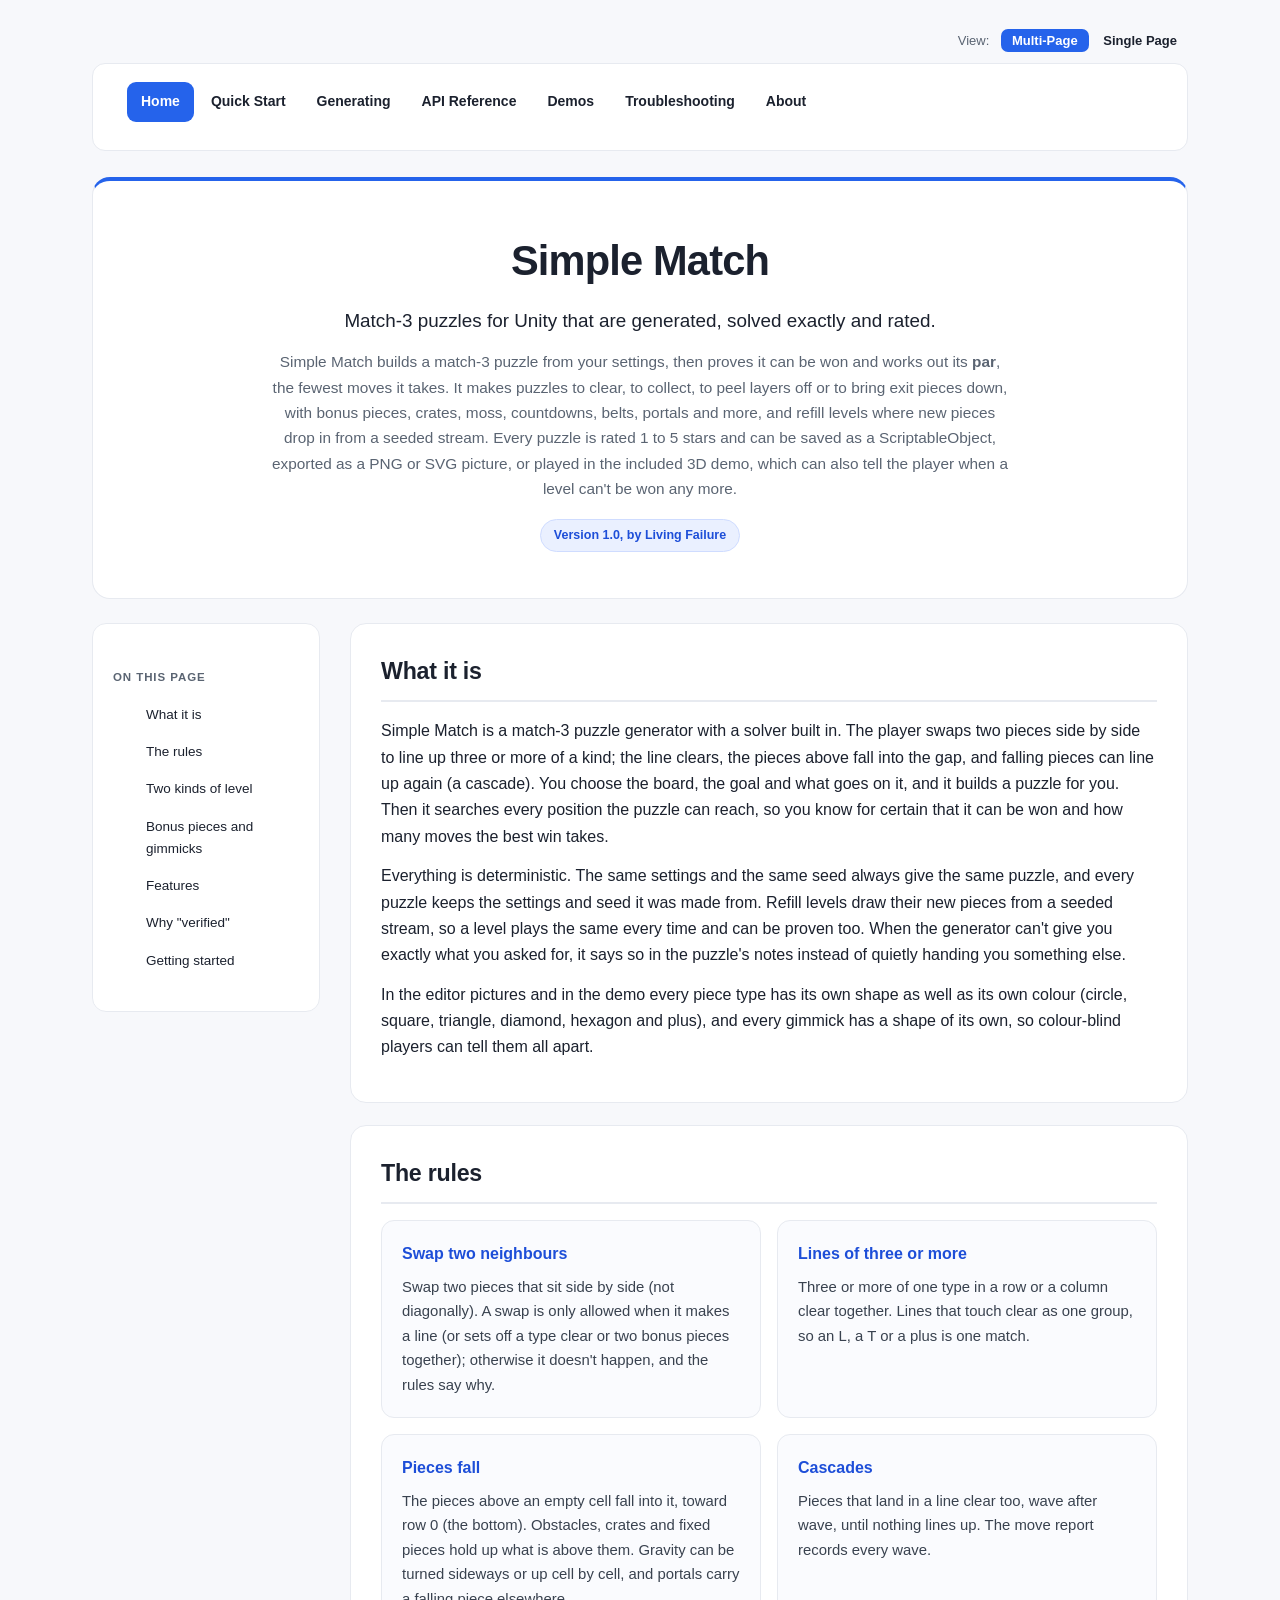
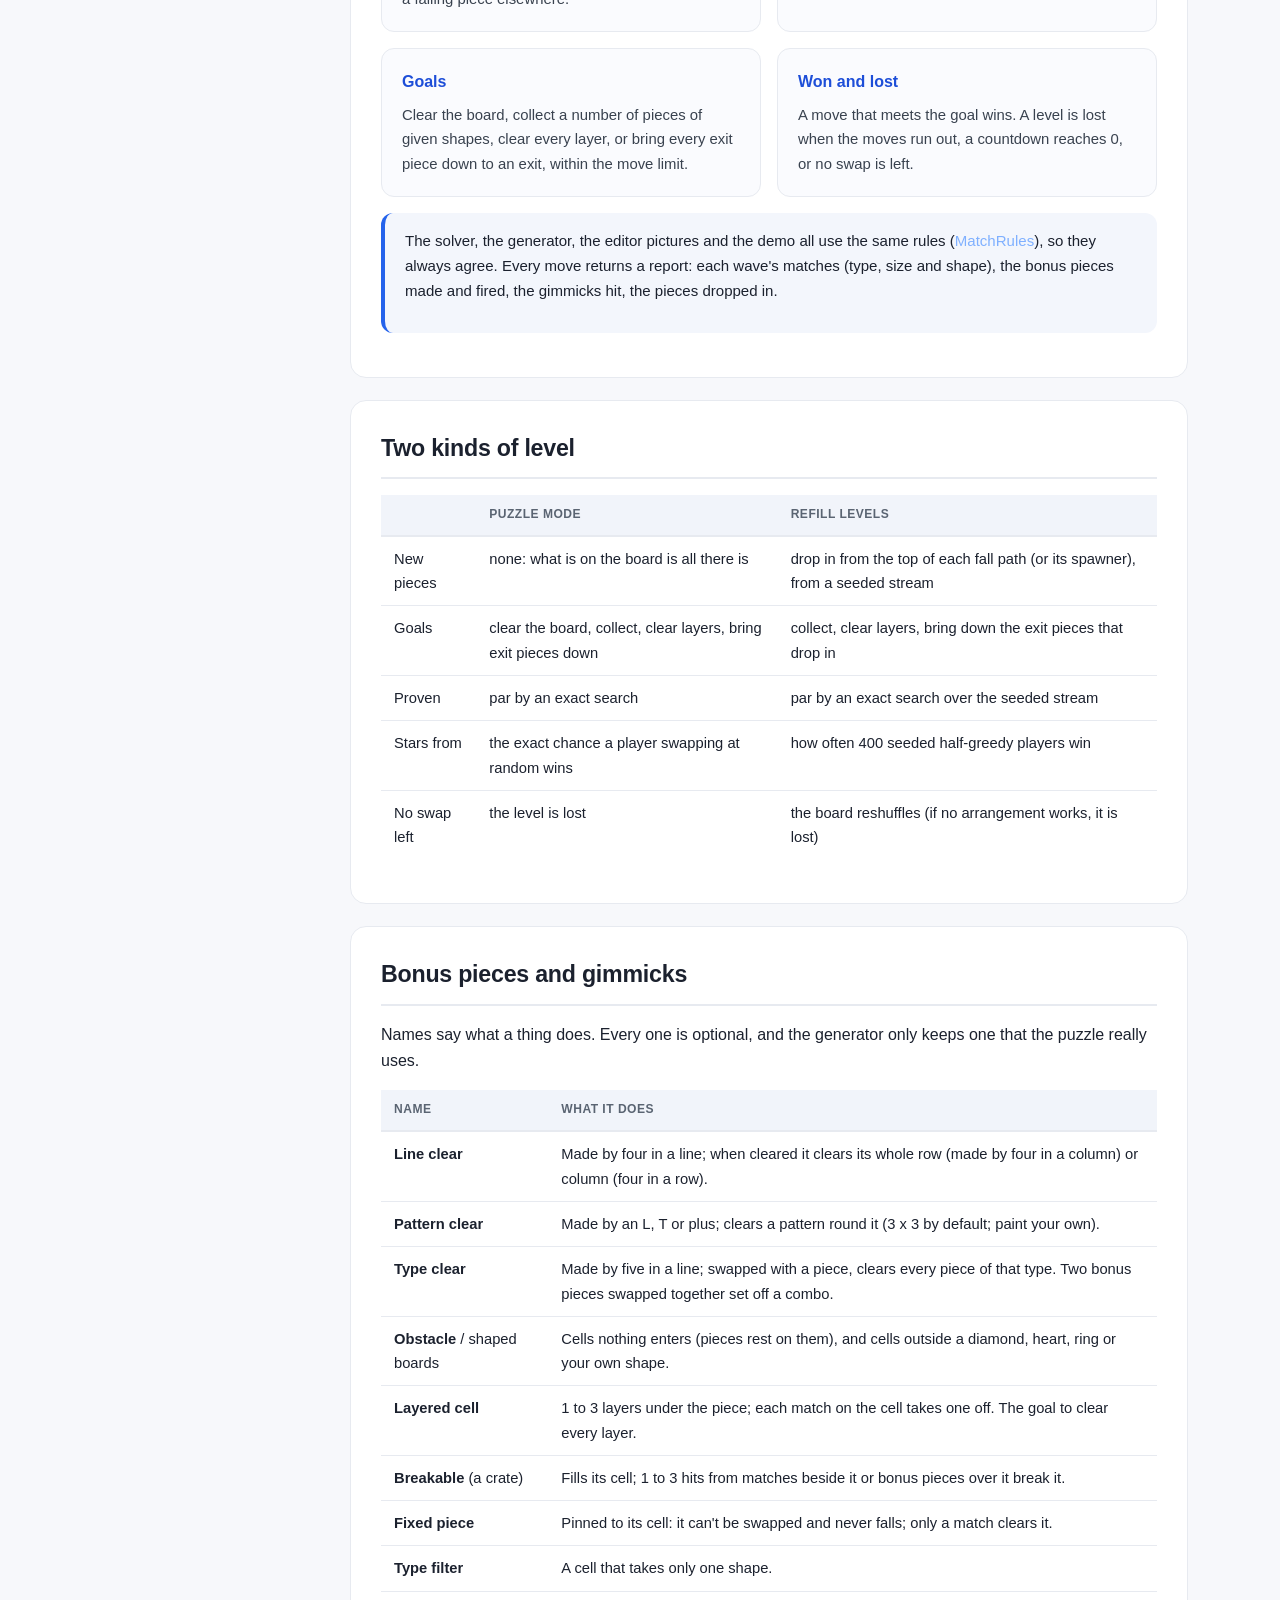
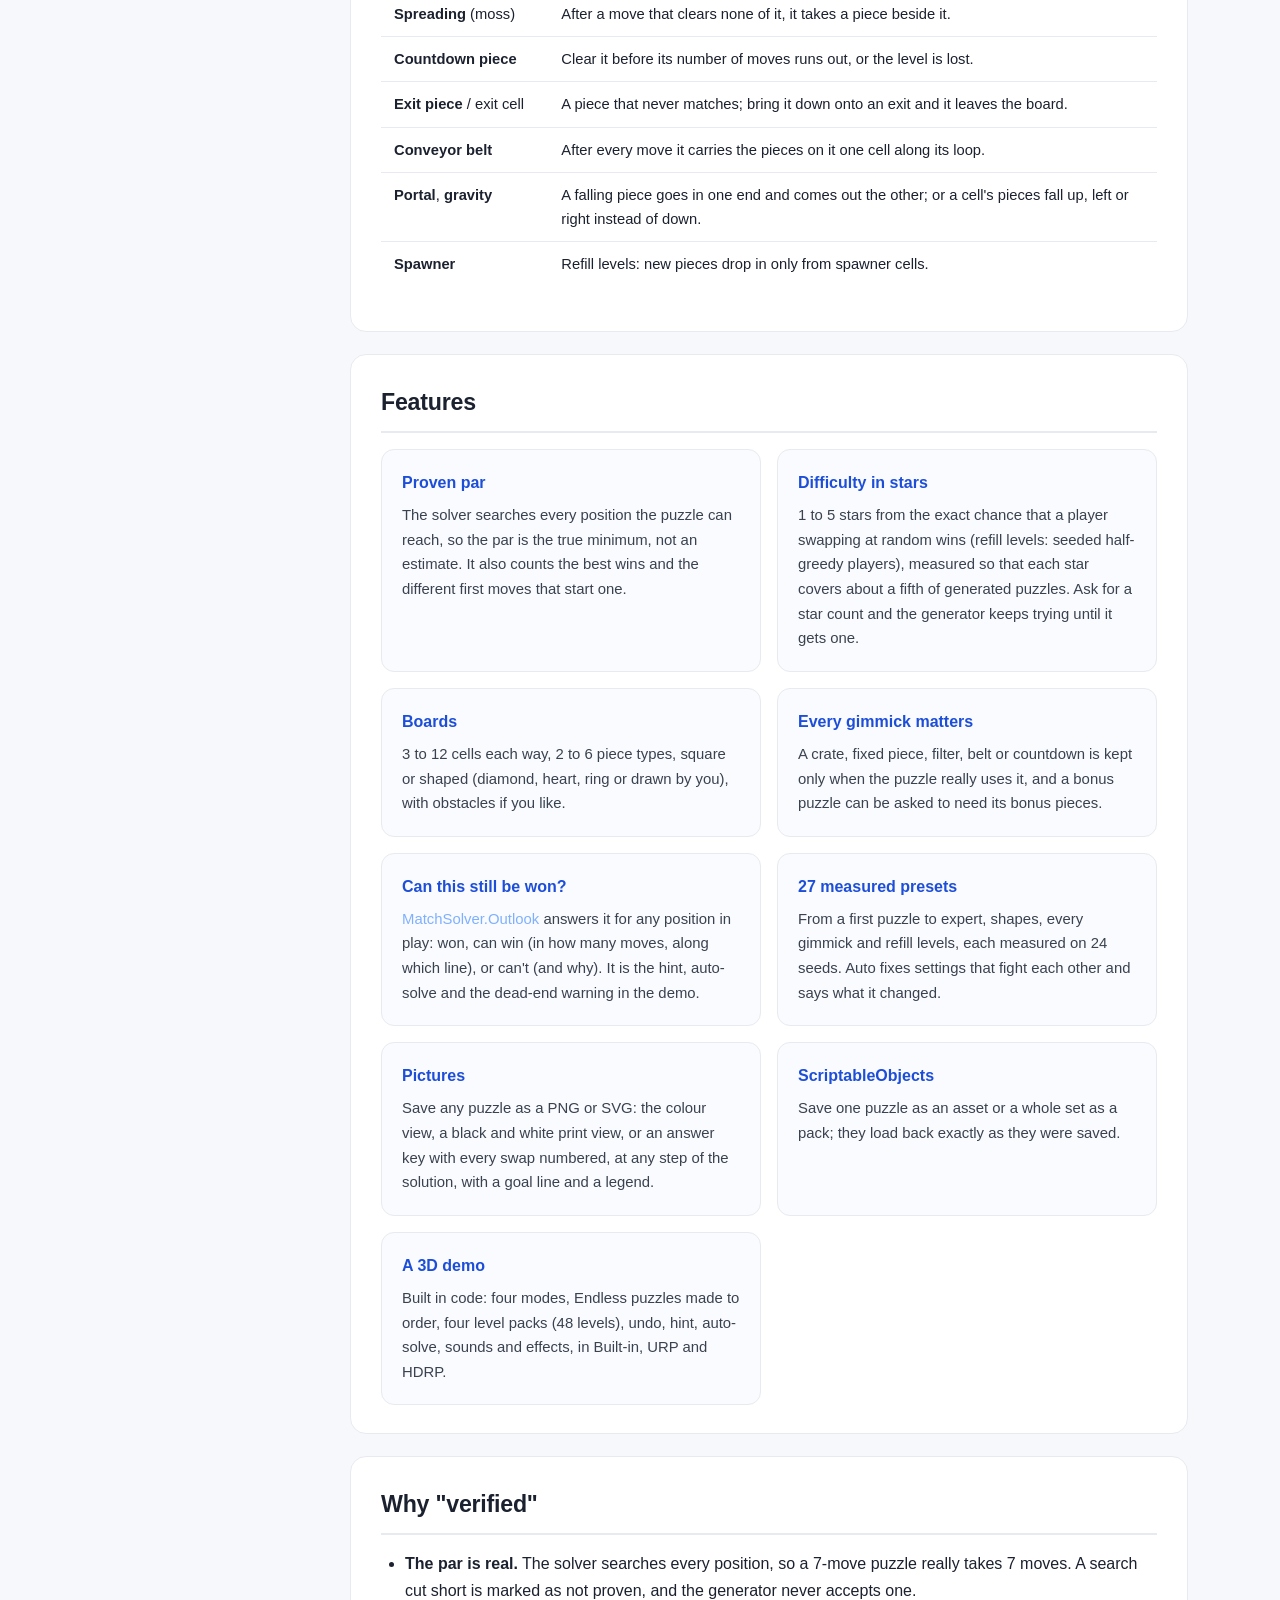
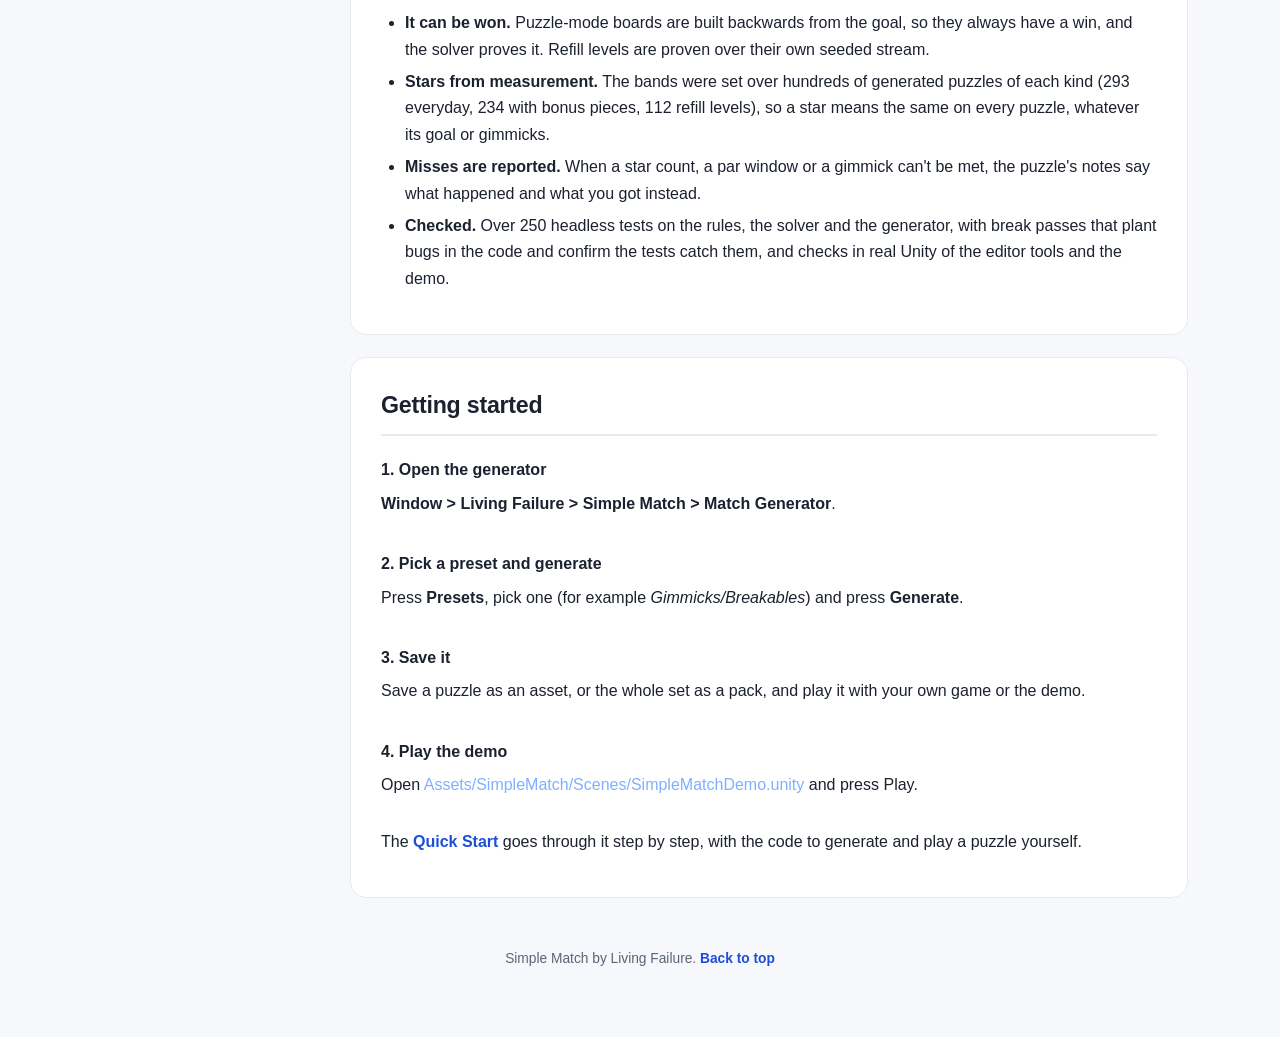
<file: index.html>
<!DOCTYPE html>
<html lang="en">
<head>
<meta charset="UTF-8">
<meta name="viewport" content="width=device-width, initial-scale=1.0">
<title>Simple Match - Documentation</title>
<link rel="stylesheet" href="assets/styles.css">
</head>
<body>
<div class="page-wrap">

  <div class="format-selector" id="top">
    <span class="format-label">View:</span>
    <a href="index.html" class="format-link active">Multi-Page</a>
    <a href="single-page.html" class="format-link">Single Page</a>
  </div>

  <nav class="navbar"><ul>
    <li><a href="index.html" class="active">Home</a></li>
    <li><a href="quick-start.html">Quick Start</a></li>
    <li><a href="generating.html">Generating</a></li>
    <li><a href="api-reference.html">API Reference</a></li>
    <li><a href="demos.html">Demos</a></li>
    <li><a href="troubleshooting.html">Troubleshooting</a></li>
    <li><a href="about.html">About</a></li>
  </ul></nav>

  <div class="hero">
    <h1>Simple Match</h1>
    <p class="tagline">Match-3 puzzles for Unity that are generated, solved exactly and rated.</p>
    <p class="sub-tagline">Simple Match builds a match-3 puzzle from your settings, then proves it can be won and works out
      its <strong>par</strong>, the fewest moves it takes. It makes puzzles to clear, to collect, to peel layers off or to
      bring exit pieces down, with bonus pieces, crates, moss, countdowns, belts, portals and more, and refill levels where
      new pieces drop in from a seeded stream. Every puzzle is rated 1 to 5 stars and can be saved as a ScriptableObject,
      exported as a PNG or SVG picture, or played in the included 3D demo, which can also tell the player when a level
      can't be won any more.</p>
    <div class="pill">Version 1.0, by Living Failure</div>
  </div>

  <div class="page-layout">
    <aside class="toc">
      <h3>On this page</h3>
      <ul>
        <li><a href="#what">What it is</a></li>
        <li><a href="#rules">The rules</a></li>
        <li><a href="#modes">Two kinds of level</a></li>
        <li><a href="#gimmicks">Bonus pieces and gimmicks</a></li>
        <li><a href="#features">Features</a></li>
        <li><a href="#verified">Why "verified"</a></li>
        <li><a href="#start">Getting started</a></li>
      </ul>
    </aside>
    <main class="content">

      <div class="section">
        <h2 id="what">What it is</h2>
        <p>Simple Match is a match-3 puzzle generator with a solver built in. The player swaps two pieces side by side to
          line up three or more of a kind; the line clears, the pieces above fall into the gap, and falling pieces can line
          up again (a cascade). You choose the board, the goal and what goes on it, and it builds a puzzle for you. Then it
          searches every position the puzzle can reach, so you know for certain that it can be won and how many moves the
          best win takes.</p>
        <p>Everything is deterministic. The same settings and the same seed always give the same puzzle, and every puzzle
          keeps the settings and seed it was made from. Refill levels draw their new pieces from a seeded stream, so a level
          plays the same every time and can be proven too. When the generator can't give you exactly what you asked for, it
          says so in the puzzle's notes instead of quietly handing you something else.</p>
        <p>In the editor pictures and in the demo every piece type has its own shape as well as its own colour (circle,
          square, triangle, diamond, hexagon and plus), and every gimmick has a shape of its own, so colour-blind players can
          tell them all apart.</p>
      </div>

      <div class="section">
        <h2 id="rules">The rules</h2>
        <div class="feature-grid">
          <div class="feature-card"><h4>Swap two neighbours</h4><p>Swap two pieces that sit side by side (not diagonally).
            A swap is only allowed when it makes a line (or sets off a type clear or two bonus pieces together); otherwise it
            doesn't happen, and the rules say why.</p></div>
          <div class="feature-card"><h4>Lines of three or more</h4><p>Three or more of one type in a row or a column clear
            together. Lines that touch clear as one group, so an L, a T or a plus is one match.</p></div>
          <div class="feature-card"><h4>Pieces fall</h4><p>The pieces above an empty cell fall into it, toward row 0 (the
            bottom). Obstacles, crates and fixed pieces hold up what is above them. Gravity can be turned sideways or up cell
            by cell, and portals carry a falling piece elsewhere.</p></div>
          <div class="feature-card"><h4>Cascades</h4><p>Pieces that land in a line clear too, wave after wave, until nothing
            lines up. The move report records every wave.</p></div>
          <div class="feature-card"><h4>Goals</h4><p>Clear the board, collect a number of pieces of given shapes, clear
            every layer, or bring every exit piece down to an exit, within the move limit.</p></div>
          <div class="feature-card"><h4>Won and lost</h4><p>A move that meets the goal wins. A level is lost when the moves
            run out, a countdown reaches 0, or no swap is left.</p></div>
        </div>
        <div class="callout info"><p>The solver, the generator, the editor pictures and the demo all use the same rules
          (<span class="k">MatchRules</span>), so they always agree. Every move returns a report: each wave's matches (type,
          size and shape), the bonus pieces made and fired, the gimmicks hit, the pieces dropped in.</p></div>
      </div>

      <div class="section">
        <h2 id="modes">Two kinds of level</h2>
        <table>
          <tr><th></th><th>Puzzle mode</th><th>Refill levels</th></tr>
          <tr><td>New pieces</td><td>none: what is on the board is all there is</td><td>drop in from the top of each fall path
            (or its spawner), from a seeded stream</td></tr>
          <tr><td>Goals</td><td>clear the board, collect, clear layers, bring exit pieces down</td><td>collect, clear layers,
            bring down the exit pieces that drop in</td></tr>
          <tr><td>Proven</td><td>par by an exact search</td><td>par by an exact search over the seeded stream</td></tr>
          <tr><td>Stars from</td><td>the exact chance a player swapping at random wins</td><td>how often 400 seeded
            half-greedy players win</td></tr>
          <tr><td>No swap left</td><td>the level is lost</td><td>the board reshuffles (if no arrangement works, it is
            lost)</td></tr>
        </table>
      </div>

      <div class="section">
        <h2 id="gimmicks">Bonus pieces and gimmicks</h2>
        <p>Names say what a thing does. Every one is optional, and the generator only keeps one that the puzzle really
          uses.</p>
        <table>
          <tr><th>Name</th><th>What it does</th></tr>
          <tr><td><strong>Line clear</strong></td><td>Made by four in a line; when cleared it clears its whole row (made by
            four in a column) or column (four in a row).</td></tr>
          <tr><td><strong>Pattern clear</strong></td><td>Made by an L, T or plus; clears a pattern round it (3 x 3 by
            default; paint your own).</td></tr>
          <tr><td><strong>Type clear</strong></td><td>Made by five in a line; swapped with a piece, clears every piece of that
            type. Two bonus pieces swapped together set off a combo.</td></tr>
          <tr><td><strong>Obstacle</strong> / shaped boards</td><td>Cells nothing enters (pieces rest on them), and cells
            outside a diamond, heart, ring or your own shape.</td></tr>
          <tr><td><strong>Layered cell</strong></td><td>1 to 3 layers under the piece; each match on the cell takes one off.
            The goal to clear every layer.</td></tr>
          <tr><td><strong>Breakable</strong> (a crate)</td><td>Fills its cell; 1 to 3 hits from matches beside it or bonus
            pieces over it break it.</td></tr>
          <tr><td><strong>Fixed piece</strong></td><td>Pinned to its cell: it can't be swapped and never falls; only a match
            clears it.</td></tr>
          <tr><td><strong>Type filter</strong></td><td>A cell that takes only one shape.</td></tr>
          <tr><td><strong>Spreading</strong> (moss)</td><td>After a move that clears none of it, it takes a piece beside
            it.</td></tr>
          <tr><td><strong>Countdown piece</strong></td><td>Clear it before its number of moves runs out, or the level is
            lost.</td></tr>
          <tr><td><strong>Exit piece</strong> / exit cell</td><td>A piece that never matches; bring it down onto an exit and
            it leaves the board.</td></tr>
          <tr><td><strong>Conveyor belt</strong></td><td>After every move it carries the pieces on it one cell along its
            loop.</td></tr>
          <tr><td><strong>Portal</strong>, <strong>gravity</strong></td><td>A falling piece goes in one end and comes out the
            other; or a cell's pieces fall up, left or right instead of down.</td></tr>
          <tr><td><strong>Spawner</strong></td><td>Refill levels: new pieces drop in only from spawner cells.</td></tr>
        </table>
      </div>

      <div class="section">
        <h2 id="features">Features</h2>
        <div class="feature-grid">
          <div class="feature-card"><h4>Proven par</h4><p>The solver searches every position the puzzle can reach, so the
            par is the true minimum, not an estimate. It also counts the best wins and the different first moves that start
            one.</p></div>
          <div class="feature-card"><h4>Difficulty in stars</h4><p>1 to 5 stars from the exact chance that a player swapping
            at random wins (refill levels: seeded half-greedy players), measured so that each star covers about a fifth of
            generated puzzles. Ask for a star count and the generator keeps trying until it gets one.</p></div>
          <div class="feature-card"><h4>Boards</h4><p>3 to 12 cells each way, 2 to 6 piece types, square or shaped
            (diamond, heart, ring or drawn by you), with obstacles if you like.</p></div>
          <div class="feature-card"><h4>Every gimmick matters</h4><p>A crate, fixed piece, filter, belt or countdown is kept
            only when the puzzle really uses it, and a bonus puzzle can be asked to need its bonus pieces.</p></div>
          <div class="feature-card"><h4>Can this still be won?</h4><p><span class="k">MatchSolver.Outlook</span> answers it
            for any position in play: won, can win (in how many moves, along which line), or can't (and why). It is the
            hint, auto-solve and the dead-end warning in the demo.</p></div>
          <div class="feature-card"><h4>27 measured presets</h4><p>From a first puzzle to expert, shapes, every gimmick and
            refill levels, each measured on 24 seeds. Auto fixes settings that fight each other and says what it
            changed.</p></div>
          <div class="feature-card"><h4>Pictures</h4><p>Save any puzzle as a PNG or SVG: the colour view, a black and white
            print view, or an answer key with every swap numbered, at any step of the solution, with a goal line and a
            legend.</p></div>
          <div class="feature-card"><h4>ScriptableObjects</h4><p>Save one puzzle as an asset or a whole set as a pack; they
            load back exactly as they were saved.</p></div>
          <div class="feature-card"><h4>A 3D demo</h4><p>Built in code: four modes, Endless puzzles made to order, four level
            packs (48 levels), undo, hint, auto-solve, sounds and effects, in Built-in, URP and HDRP.</p></div>
        </div>
      </div>

      <div class="section">
        <h2 id="verified">Why "verified"</h2>
        <ul>
          <li><strong>The par is real.</strong> The solver searches every position, so a 7-move puzzle really takes 7 moves.
            A search cut short is marked as not proven, and the generator never accepts one.</li>
          <li><strong>It can be won.</strong> Puzzle-mode boards are built backwards from the goal, so they always have a win,
            and the solver proves it. Refill levels are proven over their own seeded stream.</li>
          <li><strong>Stars from measurement.</strong> The bands were set over hundreds of generated puzzles of each kind
            (293 everyday, 234 with bonus pieces, 112 refill levels), so a star means the same on every puzzle, whatever its
            goal or gimmicks.</li>
          <li><strong>Misses are reported.</strong> When a star count, a par window or a gimmick can't be met, the puzzle's
            notes say what happened and what you got instead.</li>
          <li><strong>Checked.</strong> Over 250 headless tests on the rules, the solver and the generator, with break passes
            that plant bugs in the code and confirm the tests catch them, and checks in real Unity of the editor tools and
            the demo.</li>
        </ul>
      </div>

      <div class="section">
        <h2 id="start">Getting started</h2>
        <div class="step"><div class="step-content"><h4>1. Open the generator</h4><p><strong>Window &gt; Living Failure &gt;
          Simple Match &gt; Match Generator</strong>.</p></div></div>
        <div class="step"><div class="step-content"><h4>2. Pick a preset and generate</h4><p>Press <strong>Presets</strong>,
          pick one (for example <em>Gimmicks/Breakables</em>) and press <strong>Generate</strong>.</p></div></div>
        <div class="step"><div class="step-content"><h4>3. Save it</h4><p>Save a puzzle as an asset, or the whole set as a
          pack, and play it with your own game or the demo.</p></div></div>
        <div class="step"><div class="step-content"><h4>4. Play the demo</h4><p>Open
          <span class="k">Assets/SimpleMatch/Scenes/SimpleMatchDemo.unity</span> and press Play.</p></div></div>
        <p>The <a href="quick-start.html">Quick Start</a> goes through it step by step, with the code to generate and play a
          puzzle yourself.</p>
      </div>

    </main>
  </div>

  <div class="footer">Simple Match by Living Failure. <a href="#top">Back to top</a></div>
</div>
</body>
</html>
</file>
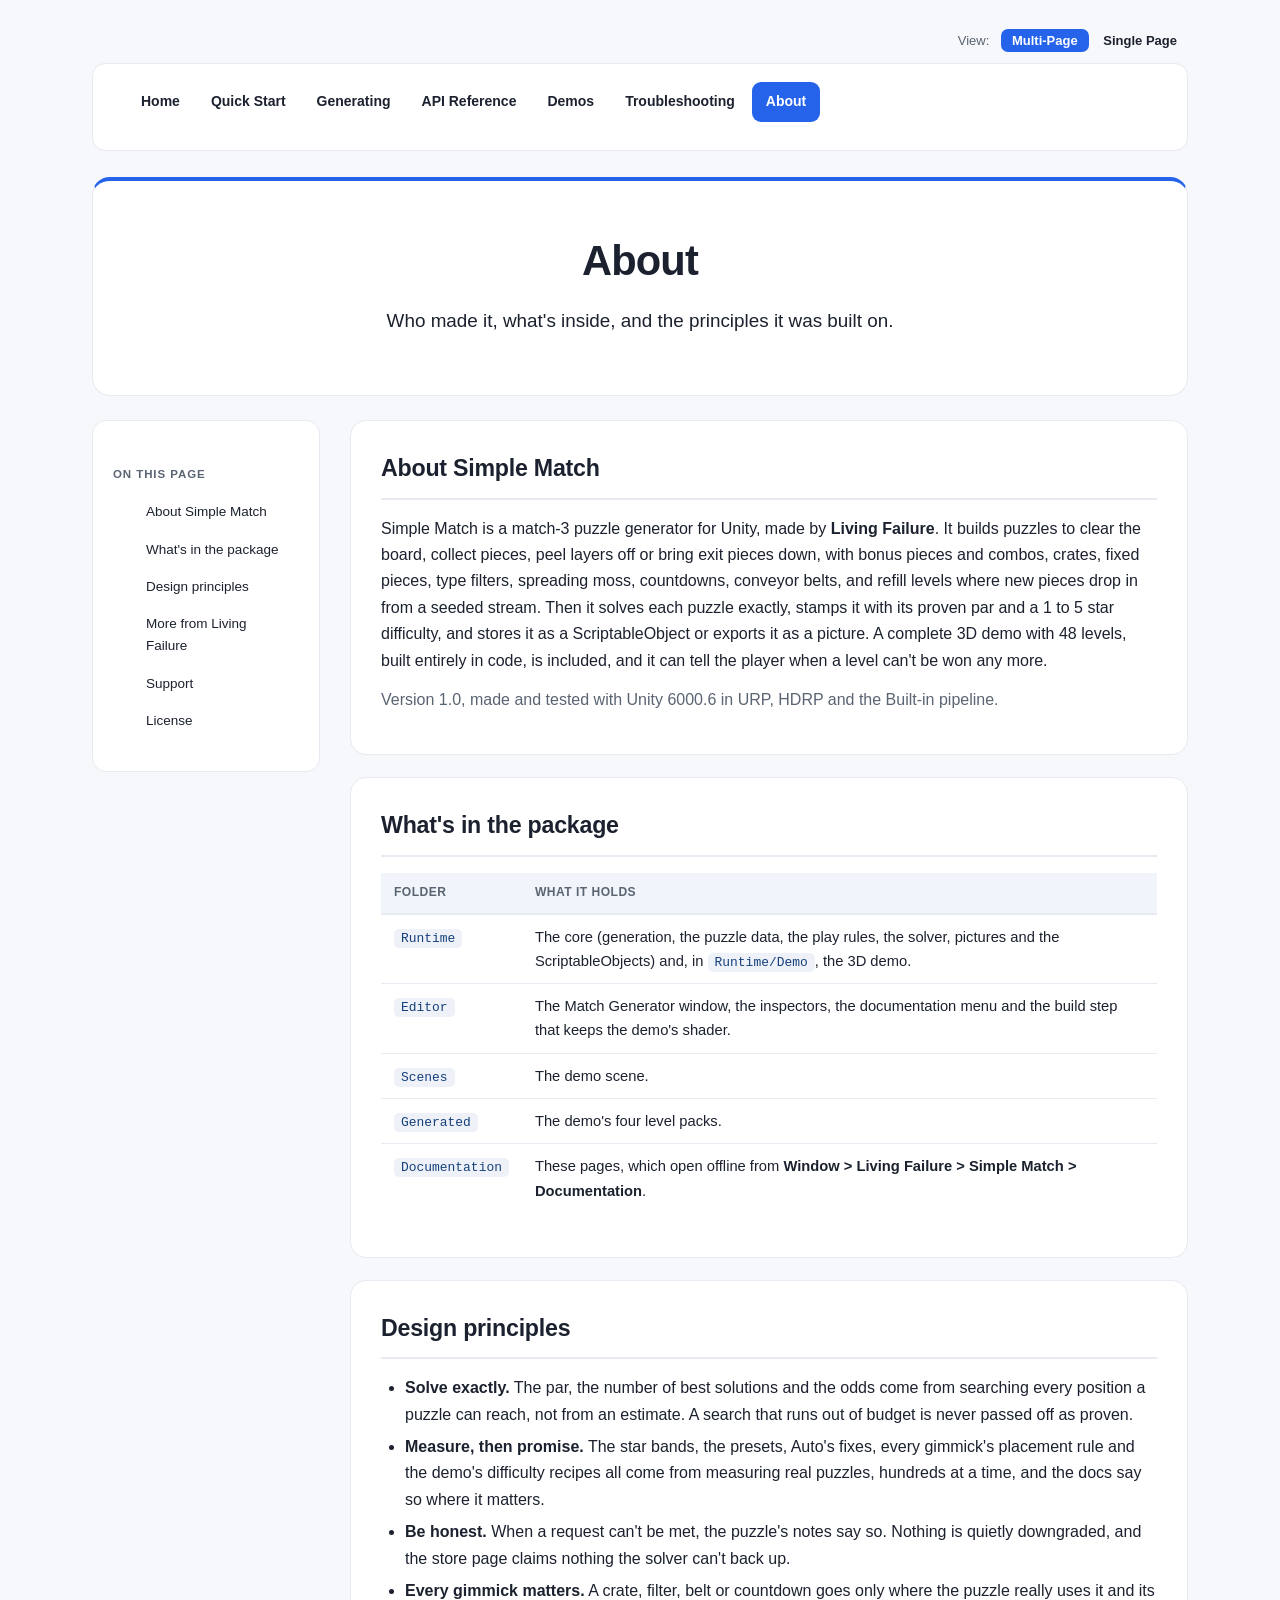
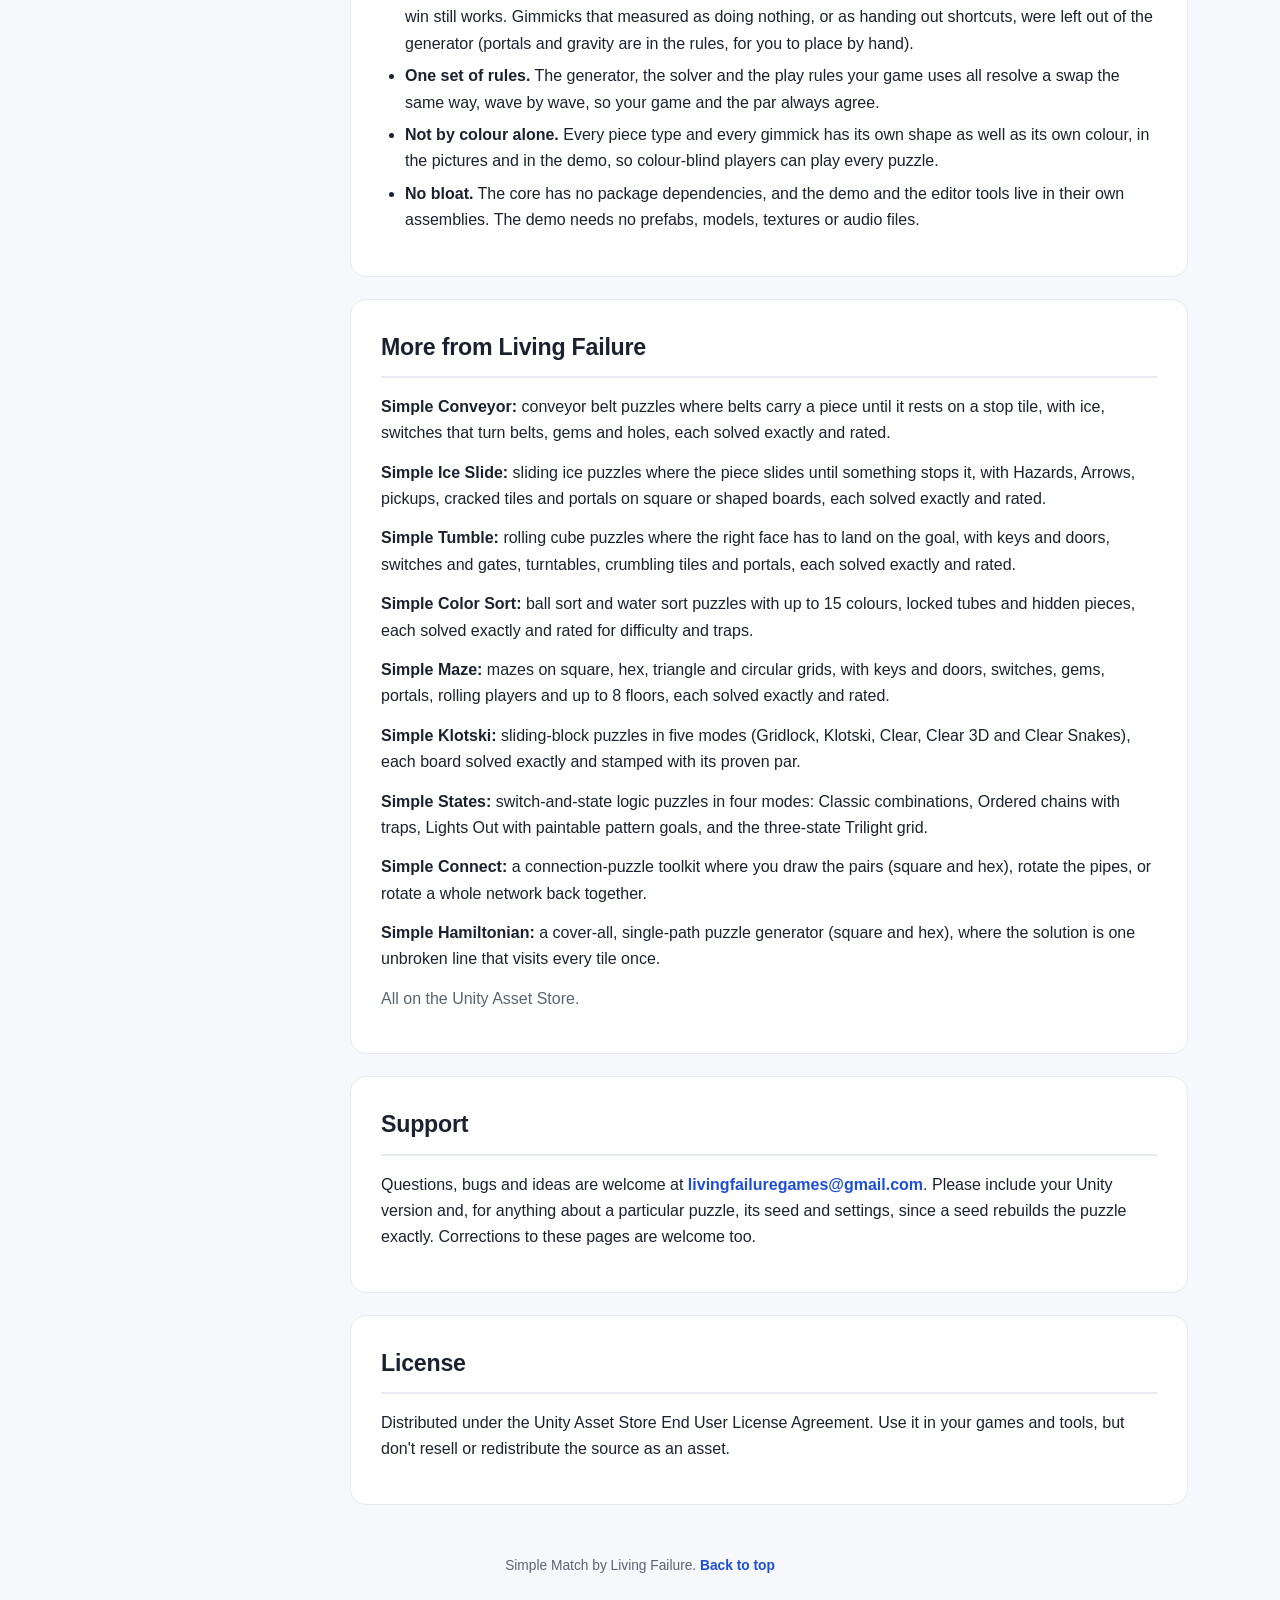
<file: about.html>
<!DOCTYPE html>
<html lang="en">
<head>
<meta charset="UTF-8">
<meta name="viewport" content="width=device-width, initial-scale=1.0">
<title>About - Simple Match</title>
<link rel="stylesheet" href="assets/styles.css">
</head>
<body>
<div class="page-wrap">

  <div class="format-selector" id="top">
    <span class="format-label">View:</span>
    <a href="about.html" class="format-link active">Multi-Page</a>
    <a href="single-page.html#about" class="format-link">Single Page</a>
  </div>

  <nav class="navbar"><ul>
    <li><a href="index.html">Home</a></li>
    <li><a href="quick-start.html">Quick Start</a></li>
    <li><a href="generating.html">Generating</a></li>
    <li><a href="api-reference.html">API Reference</a></li>
    <li><a href="demos.html">Demos</a></li>
    <li><a href="troubleshooting.html">Troubleshooting</a></li>
    <li><a href="about.html" class="active">About</a></li>
  </ul></nav>

  <div class="hero">
    <h1>About</h1>
    <p class="tagline">Who made it, what's inside, and the principles it was built on.</p>
  </div>

  <div class="page-layout">
    <aside class="toc">
      <h3>On this page</h3>
      <ul>
        <li><a href="#about">About Simple Match</a></li>
        <li><a href="#inside">What's in the package</a></li>
        <li><a href="#design">Design principles</a></li>
        <li><a href="#more">More from Living Failure</a></li>
        <li><a href="#support">Support</a></li>
        <li><a href="#license">License</a></li>
      </ul>
    </aside>
    <main class="content">

      <div class="section">
        <h2 id="about">About Simple Match</h2>
        <p>Simple Match is a match-3 puzzle generator for Unity, made by <strong>Living Failure</strong>. It builds puzzles
          to clear the board, collect pieces, peel layers off or bring exit pieces down, with bonus pieces and combos, crates,
          fixed pieces, type filters, spreading moss, countdowns, conveyor belts, and refill levels where new pieces drop in
          from a seeded stream. Then it solves each puzzle exactly, stamps it with its proven par and a 1 to 5 star difficulty,
          and stores it as a ScriptableObject or exports it as a picture. A complete 3D demo with 48 levels, built entirely in
          code, is included, and it can tell the player when a level can't be won any more.</p>
        <p class="muted">Version 1.0, made and tested with Unity 6000.6 in URP, HDRP and the Built-in pipeline.</p>
      </div>

      <div class="section">
        <h2 id="inside">What's in the package</h2>
        <table>
          <tr><th>Folder</th><th>What it holds</th></tr>
          <tr><td><code>Runtime</code></td><td>The core (generation, the puzzle data, the play rules, the solver, pictures
            and the ScriptableObjects) and, in <code>Runtime/Demo</code>, the 3D demo.</td></tr>
          <tr><td><code>Editor</code></td><td>The Match Generator window, the inspectors, the documentation menu and the
            build step that keeps the demo's shader.</td></tr>
          <tr><td><code>Scenes</code></td><td>The demo scene.</td></tr>
          <tr><td><code>Generated</code></td><td>The demo's four level packs.</td></tr>
          <tr><td><code>Documentation</code></td><td>These pages, which open offline from <strong>Window &gt; Living
            Failure &gt; Simple Match &gt; Documentation</strong>.</td></tr>
        </table>
      </div>

      <div class="section">
        <h2 id="design">Design principles</h2>
        <ul>
          <li><strong>Solve exactly.</strong> The par, the number of best solutions and the odds come from searching every
            position a puzzle can reach, not from an estimate. A search that runs out of budget is never passed off as
            proven.</li>
          <li><strong>Measure, then promise.</strong> The star bands, the presets, Auto's fixes, every gimmick's placement
            rule and the demo's difficulty recipes all come from measuring real puzzles, hundreds at a time, and the docs say
            so where it matters.</li>
          <li><strong>Be honest.</strong> When a request can't be met, the puzzle's notes say so. Nothing is quietly
            downgraded, and the store page claims nothing the solver can't back up.</li>
          <li><strong>Every gimmick matters.</strong> A crate, filter, belt or countdown goes only where the puzzle really
            uses it and its win still works. Gimmicks that measured as doing nothing, or as handing out shortcuts, were left
            out of the generator (portals and gravity are in the rules, for you to place by hand).</li>
          <li><strong>One set of rules.</strong> The generator, the solver and the play rules your game uses all resolve a
            swap the same way, wave by wave, so your game and the par always agree.</li>
          <li><strong>Not by colour alone.</strong> Every piece type and every gimmick has its own shape as well as its own
            colour, in the pictures and in the demo, so colour-blind players can play every puzzle.</li>
          <li><strong>No bloat.</strong> The core has no package dependencies, and the demo and the editor tools live in
            their own assemblies. The demo needs no prefabs, models, textures or audio files.</li>
        </ul>
      </div>

      <div class="section">
        <h2 id="more">More from Living Failure</h2>
        <p><strong>Simple Conveyor:</strong> conveyor belt puzzles where belts carry a piece until it rests on a stop tile,
          with ice, switches that turn belts, gems and holes, each solved exactly and rated.</p>
        <p><strong>Simple Ice Slide:</strong> sliding ice puzzles where the piece slides until something stops it, with
          Hazards, Arrows, pickups, cracked tiles and portals on square or shaped boards, each solved exactly and
          rated.</p>
        <p><strong>Simple Tumble:</strong> rolling cube puzzles where the right face has to land on the goal, with keys and
          doors, switches and gates, turntables, crumbling tiles and portals, each solved exactly and rated.</p>
        <p><strong>Simple Color Sort:</strong> ball sort and water sort puzzles with up to 15 colours, locked tubes and
          hidden pieces, each solved exactly and rated for difficulty and traps.</p>
        <p><strong>Simple Maze:</strong> mazes on square, hex, triangle and circular grids, with keys and doors, switches,
          gems, portals, rolling players and up to 8 floors, each solved exactly and rated.</p>
        <p><strong>Simple Klotski:</strong> sliding-block puzzles in five modes (Gridlock, Klotski, Clear, Clear 3D and
          Clear Snakes), each board solved exactly and stamped with its proven par.</p>
        <p><strong>Simple States:</strong> switch-and-state logic puzzles in four modes: Classic combinations, Ordered
          chains with traps, Lights Out with paintable pattern goals, and the three-state Trilight grid.</p>
        <p><strong>Simple Connect:</strong> a connection-puzzle toolkit where you draw the pairs (square and hex), rotate
          the pipes, or rotate a whole network back together.</p>
        <p><strong>Simple Hamiltonian:</strong> a cover-all, single-path puzzle generator (square and hex), where the
          solution is one unbroken line that visits every tile once.</p>
        <p class="muted">All on the Unity Asset Store.</p>
      </div>

      <div class="section">
        <h2 id="support">Support</h2>
        <p>Questions, bugs and ideas are welcome at
          <a href="mailto:livingfailuregames@gmail.com">livingfailuregames@gmail.com</a>. Please include your Unity version
          and, for anything about a particular puzzle, its seed and settings, since a seed rebuilds the puzzle exactly.
          Corrections to these pages are welcome too.</p>
      </div>

      <div class="section">
        <h2 id="license">License</h2>
        <p>Distributed under the Unity Asset Store End User License Agreement. Use it in your games and tools, but don't
          resell or redistribute the source as an asset.</p>
      </div>

    </main>
  </div>

  <div class="footer">Simple Match by Living Failure. <a href="#top">Back to top</a></div>
</div>
</body>
</html>
</file>
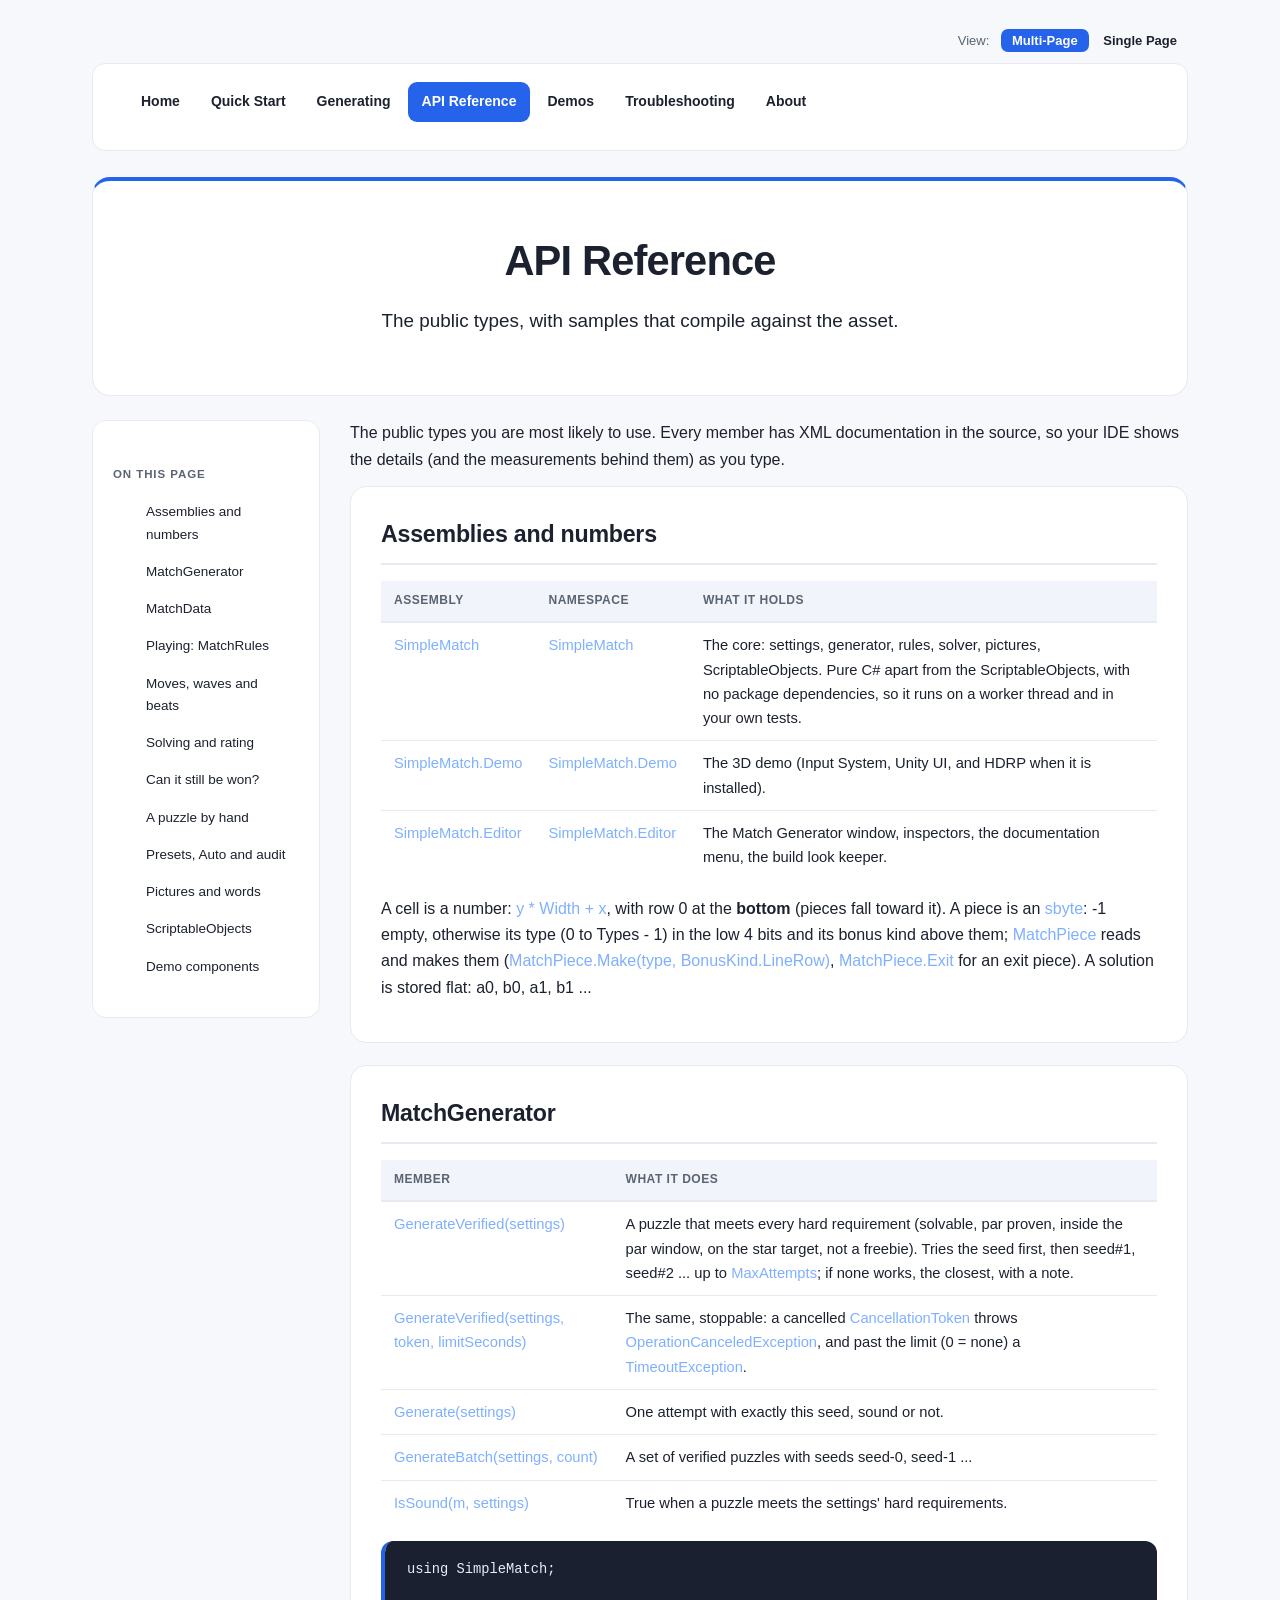
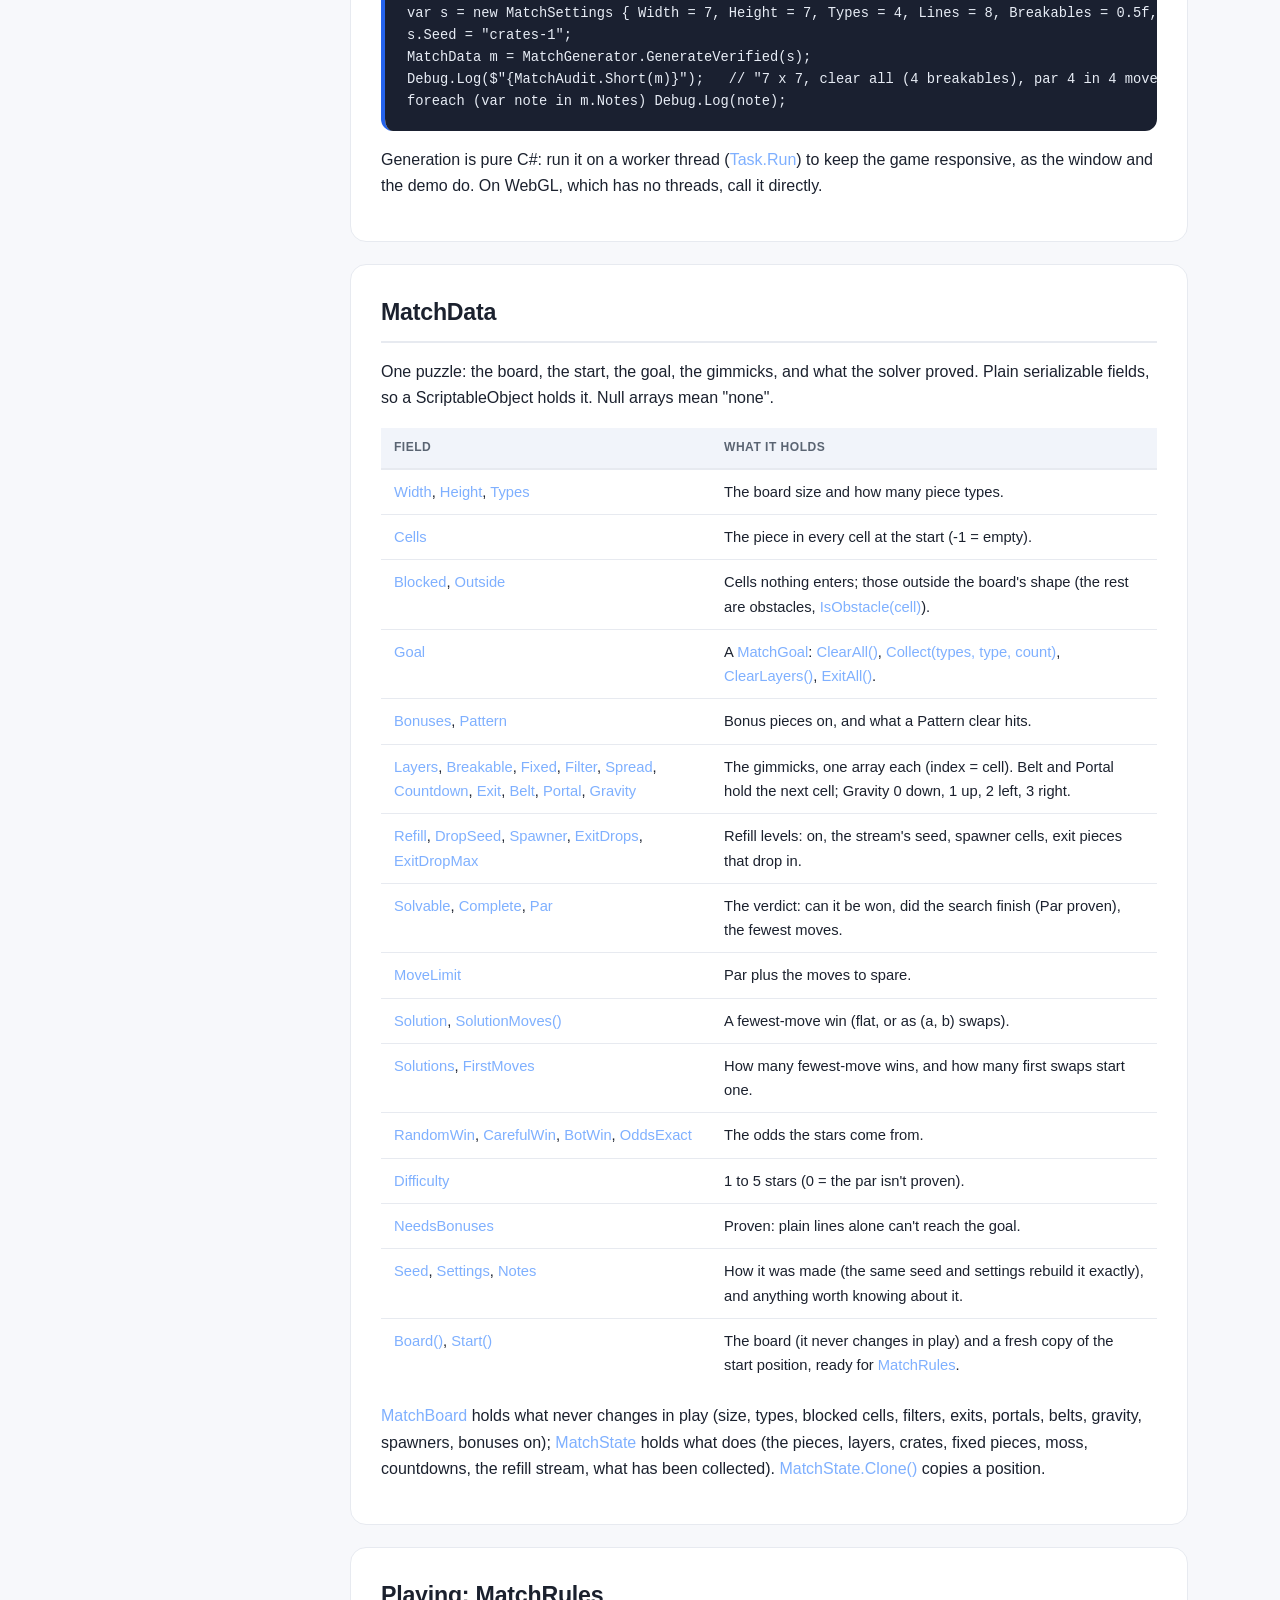
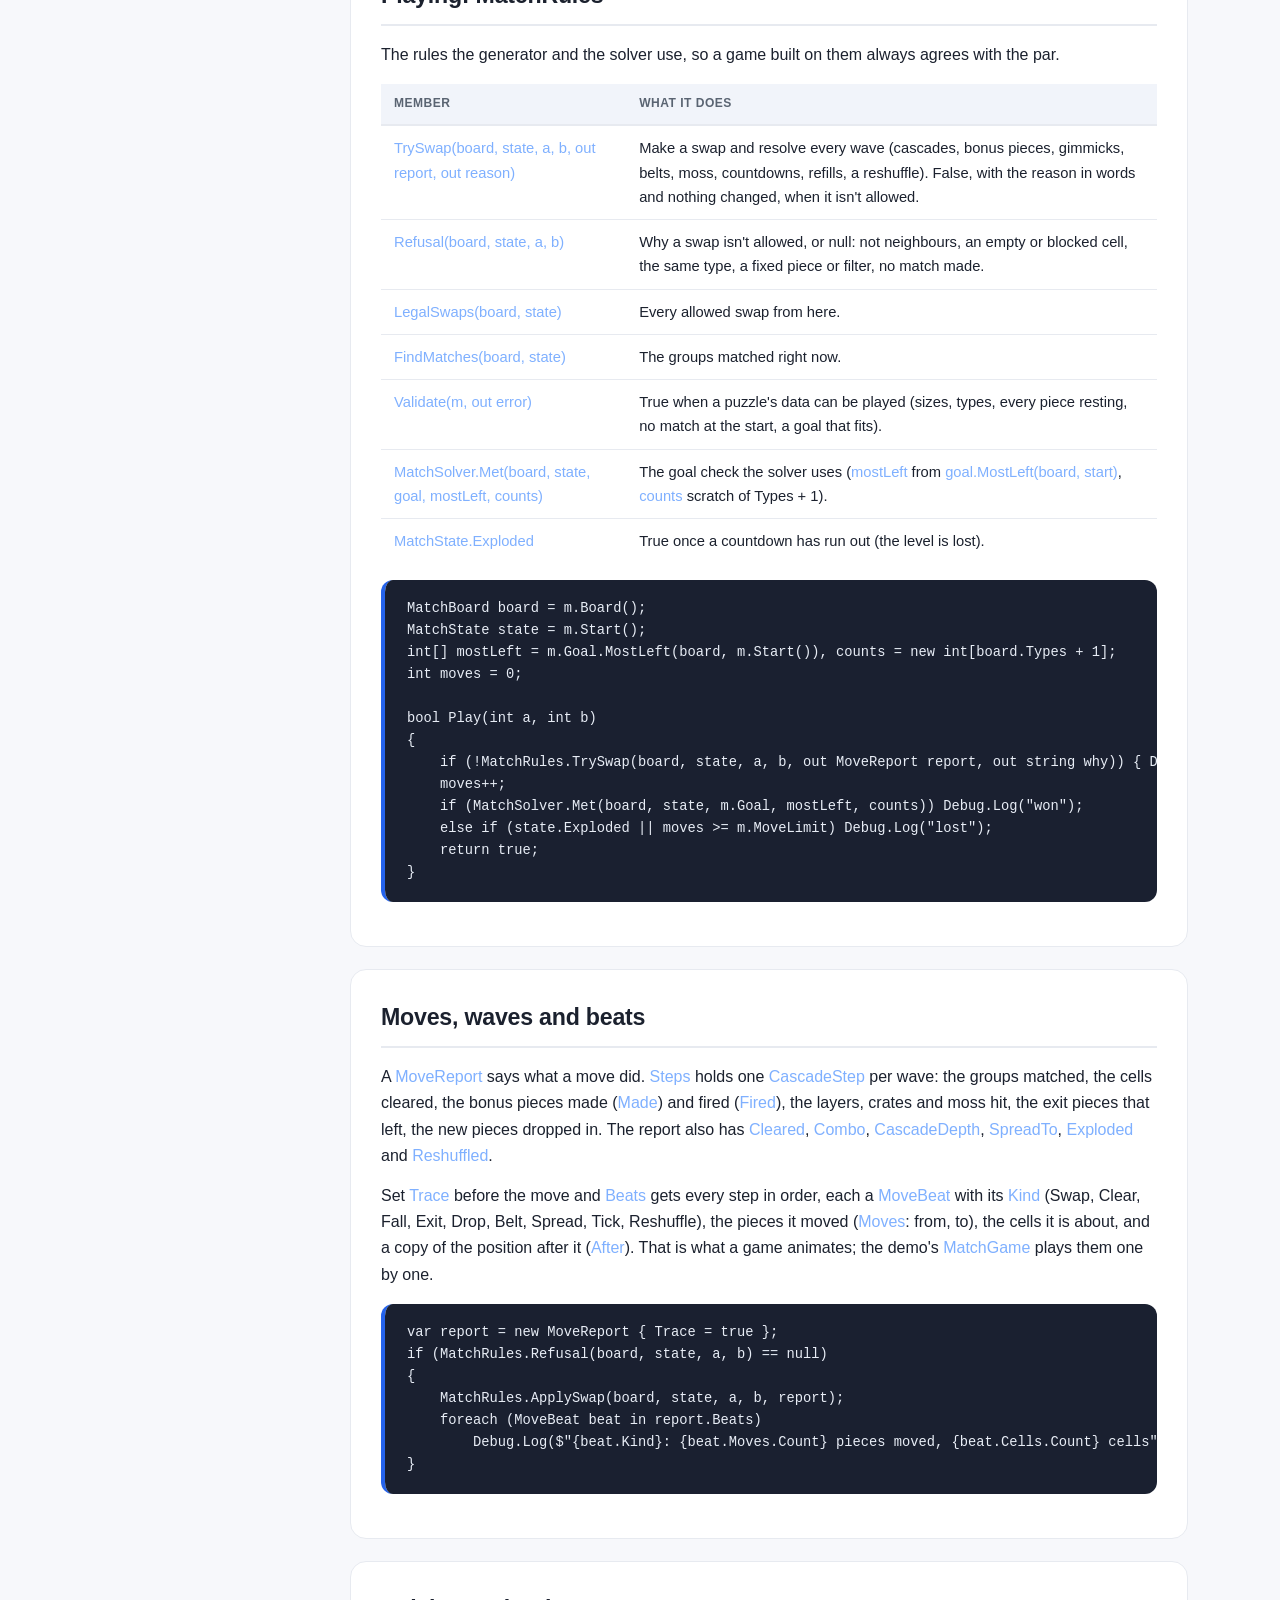
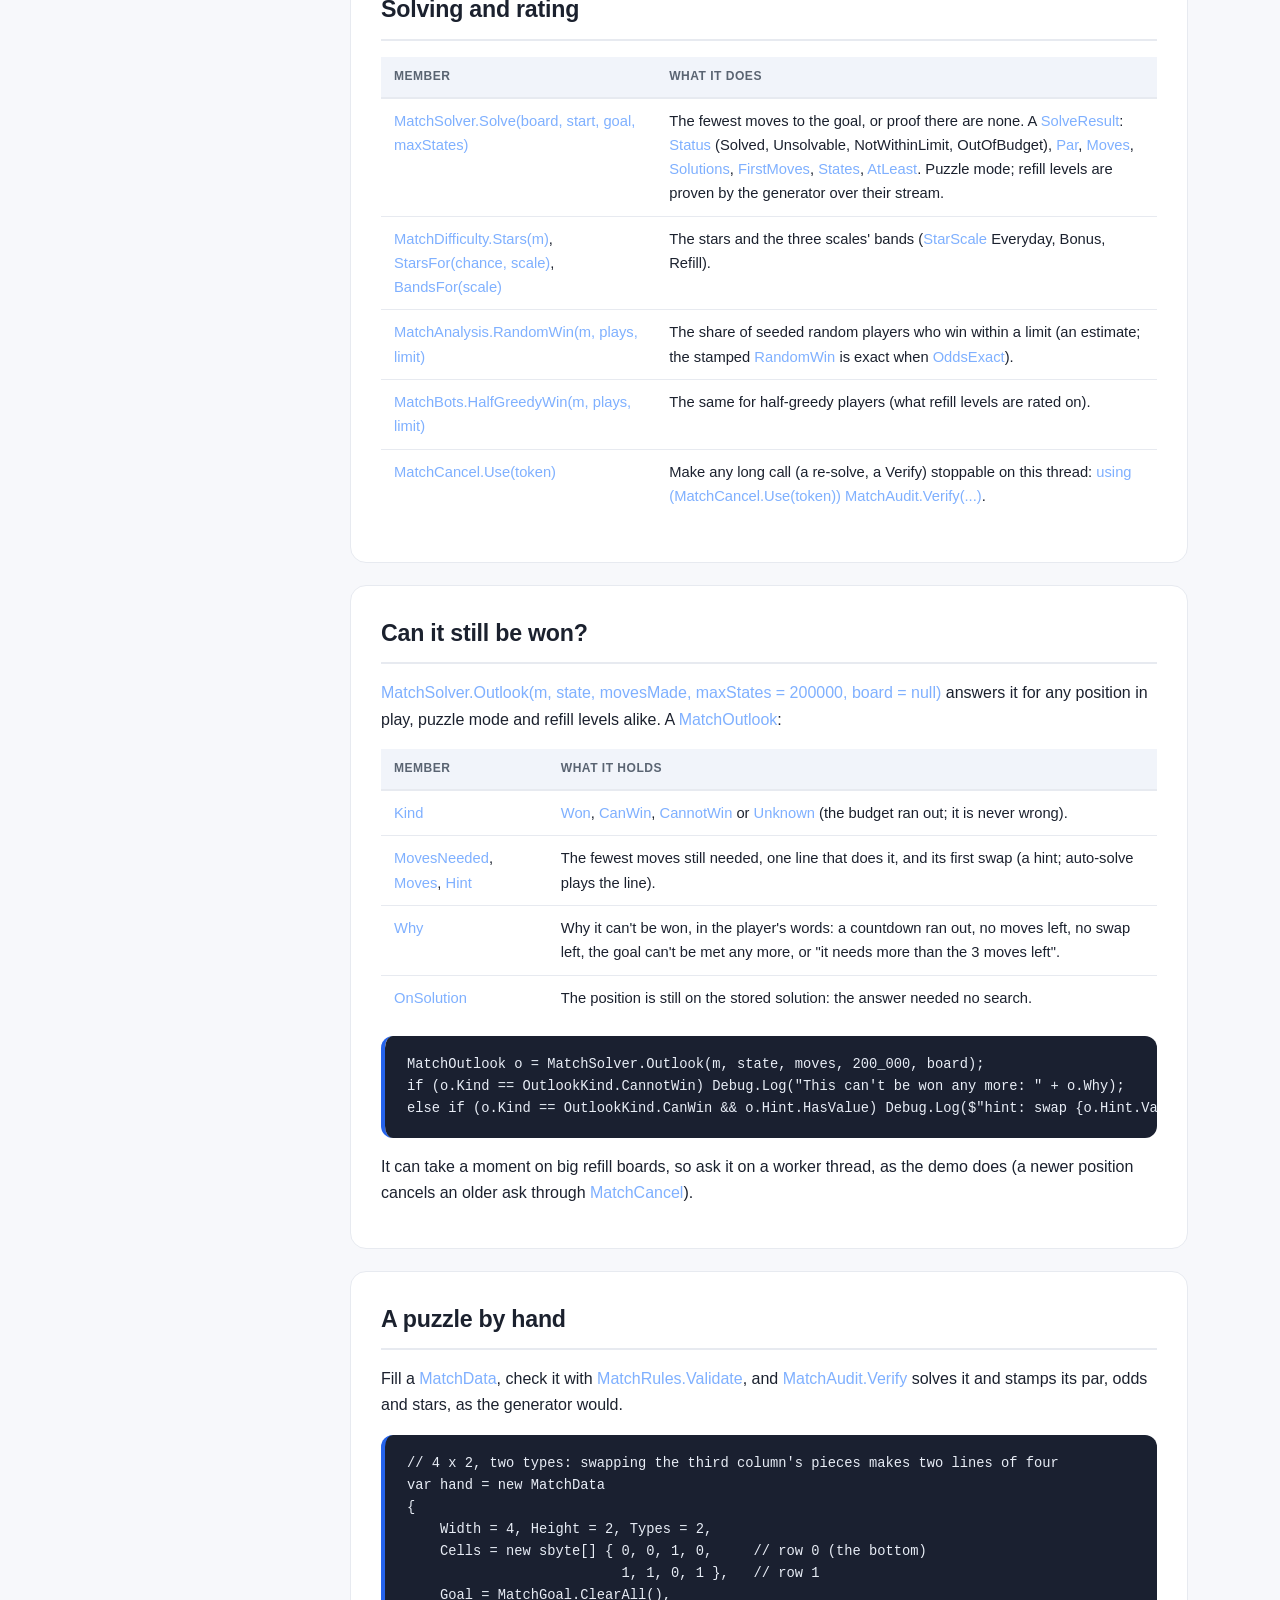
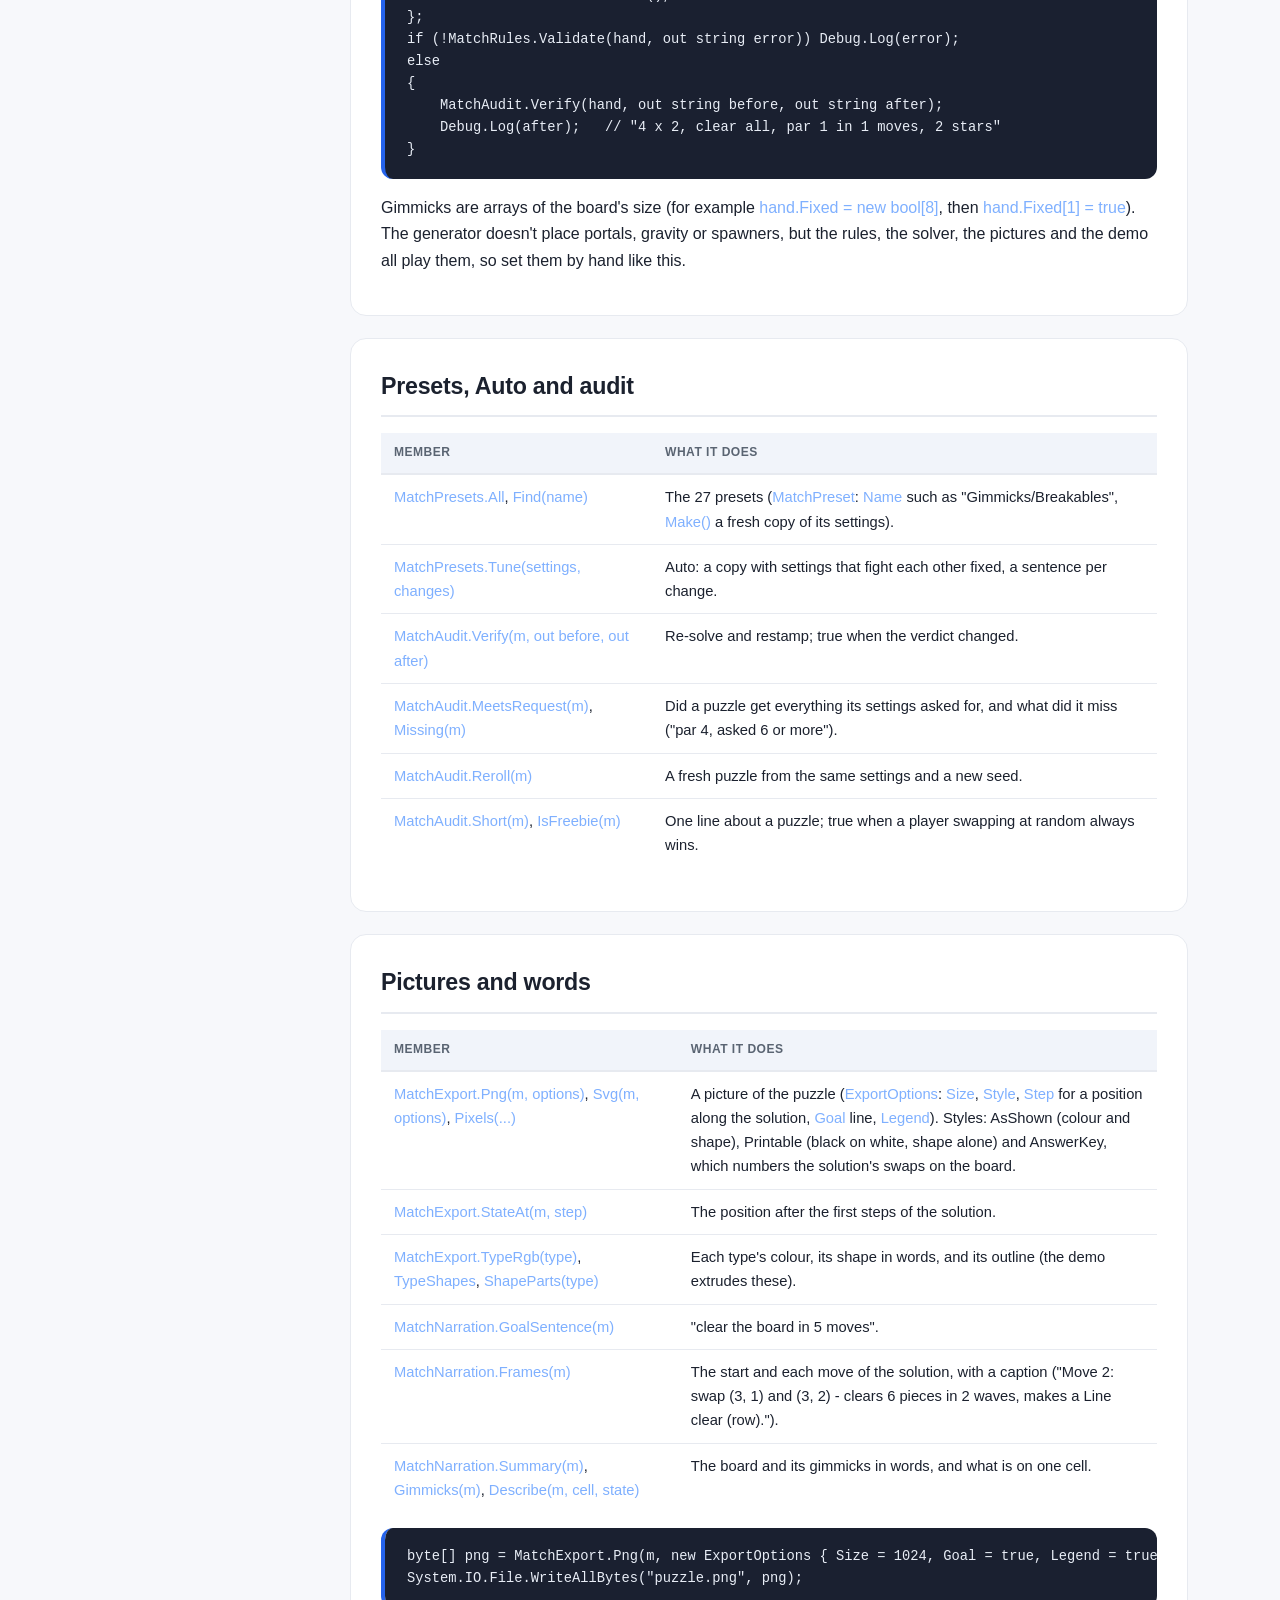
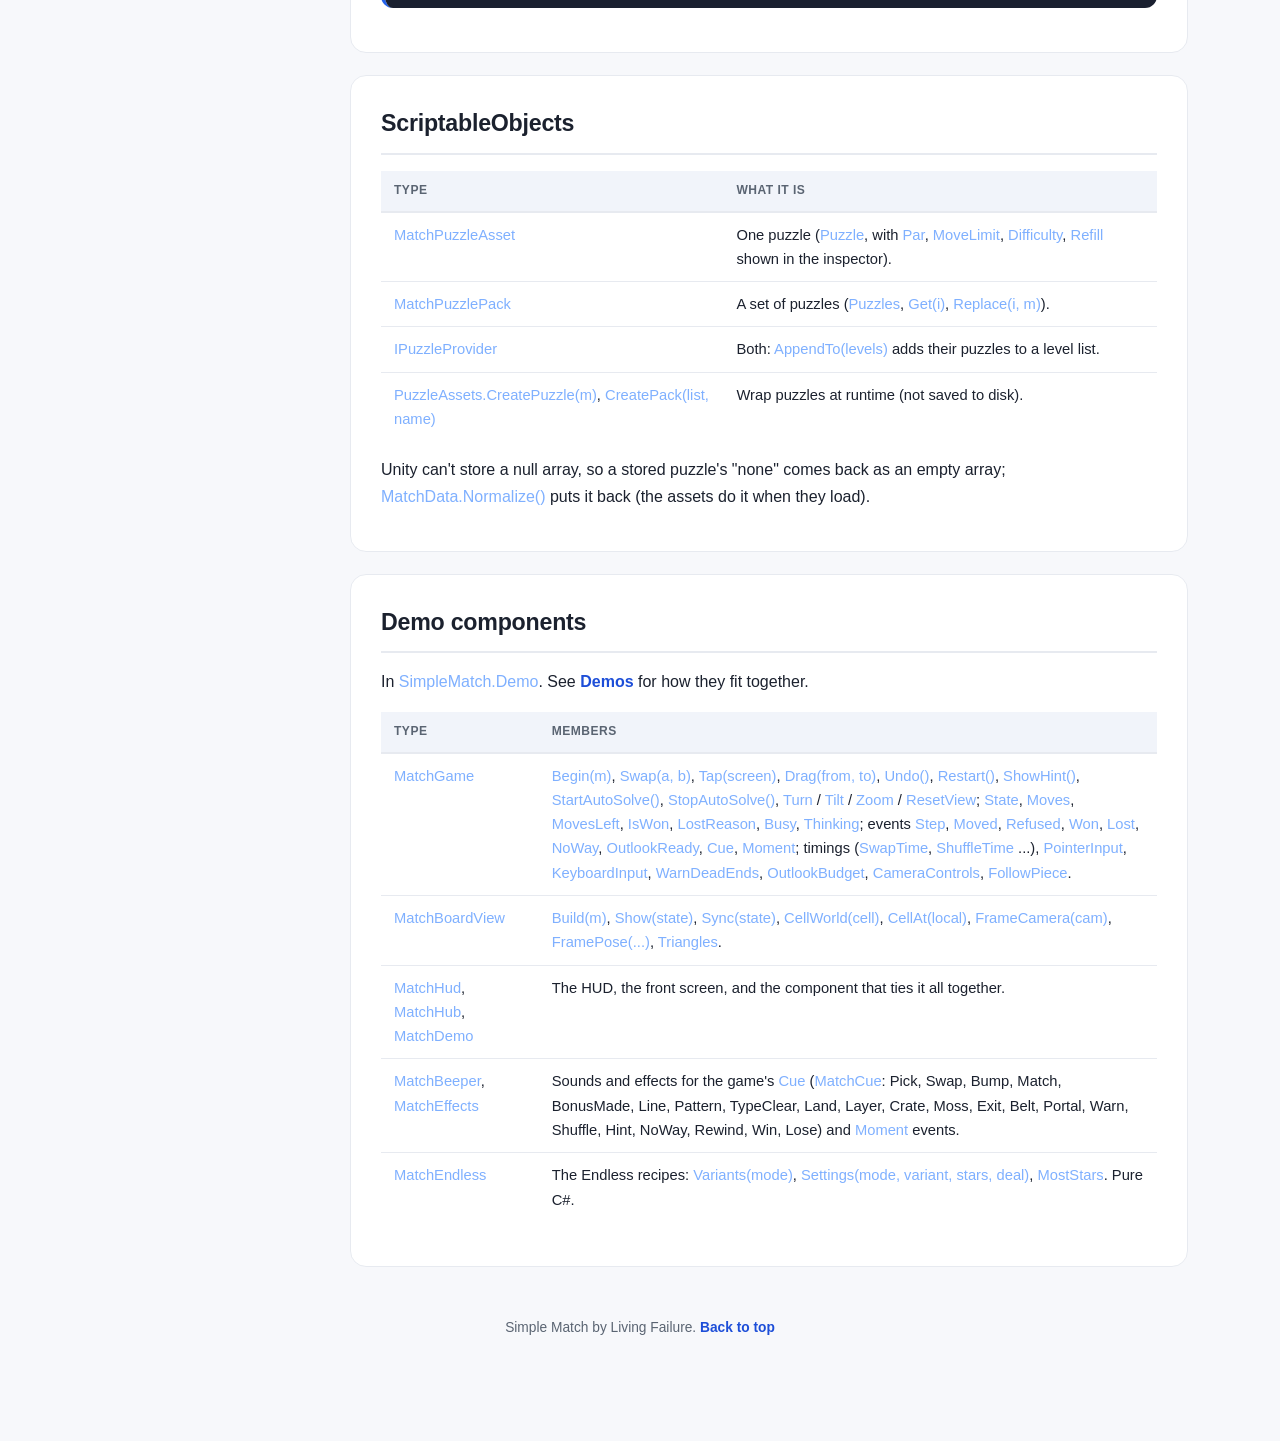
<file: api-reference.html>
<!DOCTYPE html>
<html lang="en">
<head>
<meta charset="UTF-8">
<meta name="viewport" content="width=device-width, initial-scale=1.0">
<title>API Reference - Simple Match</title>
<link rel="stylesheet" href="assets/styles.css">
</head>
<body>
<div class="page-wrap">

  <div class="format-selector" id="top">
    <span class="format-label">View:</span>
    <a href="api-reference.html" class="format-link active">Multi-Page</a>
    <a href="single-page.html#api-reference" class="format-link">Single Page</a>
  </div>

  <nav class="navbar"><ul>
    <li><a href="index.html">Home</a></li>
    <li><a href="quick-start.html">Quick Start</a></li>
    <li><a href="generating.html">Generating</a></li>
    <li><a href="api-reference.html" class="active">API Reference</a></li>
    <li><a href="demos.html">Demos</a></li>
    <li><a href="troubleshooting.html">Troubleshooting</a></li>
    <li><a href="about.html">About</a></li>
  </ul></nav>

  <div class="hero">
    <h1>API Reference</h1>
    <p class="tagline">The public types, with samples that compile against the asset.</p>
  </div>

  <div class="page-layout">
    <aside class="toc">
      <h3>On this page</h3>
      <ul>
        <li><a href="#layout">Assemblies and numbers</a></li>
        <li><a href="#generator">MatchGenerator</a></li>
        <li><a href="#data">MatchData</a></li>
        <li><a href="#play">Playing: MatchRules</a></li>
        <li><a href="#trace">Moves, waves and beats</a></li>
        <li><a href="#solver">Solving and rating</a></li>
        <li><a href="#outlook">Can it still be won?</a></li>
        <li><a href="#byhand">A puzzle by hand</a></li>
        <li><a href="#presets">Presets, Auto and audit</a></li>
        <li><a href="#pictures">Pictures and words</a></li>
        <li><a href="#assets">ScriptableObjects</a></li>
        <li><a href="#demo">Demo components</a></li>
      </ul>
    </aside>
    <main class="content">
      <p>The public types you are most likely to use. Every member has XML documentation in the source, so your IDE shows
        the details (and the measurements behind them) as you type.</p>

      <div class="section">
        <h2 id="layout">Assemblies and numbers</h2>
        <table>
          <tr><th>Assembly</th><th>Namespace</th><th>What it holds</th></tr>
          <tr><td><span class="k">SimpleMatch</span></td><td><span class="k">SimpleMatch</span></td><td>The core: settings,
            generator, rules, solver, pictures, ScriptableObjects. Pure C# apart from the ScriptableObjects, with no package
            dependencies, so it runs on a worker thread and in your own tests.</td></tr>
          <tr><td><span class="k">SimpleMatch.Demo</span></td><td><span class="k">SimpleMatch.Demo</span></td><td>The 3D
            demo (Input System, Unity UI, and HDRP when it is installed).</td></tr>
          <tr><td><span class="k">SimpleMatch.Editor</span></td><td><span class="k">SimpleMatch.Editor</span></td><td>The
            Match Generator window, inspectors, the documentation menu, the build look keeper.</td></tr>
        </table>
        <p>A cell is a number: <span class="k">y * Width + x</span>, with row 0 at the <strong>bottom</strong> (pieces fall
          toward it). A piece is an <span class="k">sbyte</span>: -1 empty, otherwise its type (0 to Types - 1) in the low 4
          bits and its bonus kind above them; <span class="k">MatchPiece</span> reads and makes them
          (<span class="k">MatchPiece.Make(type, BonusKind.LineRow)</span>, <span class="k">MatchPiece.Exit</span> for an exit
          piece). A solution is stored flat: a0, b0, a1, b1 ...</p>
      </div>

      <div class="section">
        <h2 id="generator">MatchGenerator</h2>
        <table>
          <tr><th>Member</th><th>What it does</th></tr>
          <tr><td><span class="k">GenerateVerified(settings)</span></td><td>A puzzle that meets every hard requirement
            (solvable, par proven, inside the par window, on the star target, not a freebie). Tries the seed first, then
            seed#1, seed#2 ... up to <span class="k">MaxAttempts</span>; if none works, the closest, with a note.</td></tr>
          <tr><td><span class="k">GenerateVerified(settings, token, limitSeconds)</span></td><td>The same, stoppable: a
            cancelled <span class="k">CancellationToken</span> throws <span class="k">OperationCanceledException</span>, and
            past the limit (0 = none) a <span class="k">TimeoutException</span>.</td></tr>
          <tr><td><span class="k">Generate(settings)</span></td><td>One attempt with exactly this seed, sound or not.</td></tr>
          <tr><td><span class="k">GenerateBatch(settings, count)</span></td><td>A set of verified puzzles with seeds
            seed-0, seed-1 ...</td></tr>
          <tr><td><span class="k">IsSound(m, settings)</span></td><td>True when a puzzle meets the settings' hard
            requirements.</td></tr>
        </table>
<pre><code>using SimpleMatch;

var s = new MatchSettings { Width = 7, Height = 7, Types = 4, Lines = 8, Breakables = 0.5f, TargetDifficulty = 3 };
s.Seed = "crates-1";
MatchData m = MatchGenerator.GenerateVerified(s);
Debug.Log($"{MatchAudit.Short(m)}");   // "7 x 7, clear all (4 breakables), par 4 in 4 moves, 3 stars"
foreach (var note in m.Notes) Debug.Log(note);</code></pre>
        <p>Generation is pure C#: run it on a worker thread (<span class="k">Task.Run</span>) to keep the game responsive, as
          the window and the demo do. On WebGL, which has no threads, call it directly.</p>
      </div>

      <div class="section">
        <h2 id="data">MatchData</h2>
        <p>One puzzle: the board, the start, the goal, the gimmicks, and what the solver proved. Plain serializable fields,
          so a ScriptableObject holds it. Null arrays mean "none".</p>
        <table>
          <tr><th>Field</th><th>What it holds</th></tr>
          <tr><td><span class="k">Width</span>, <span class="k">Height</span>, <span class="k">Types</span></td><td>The board
            size and how many piece types.</td></tr>
          <tr><td><span class="k">Cells</span></td><td>The piece in every cell at the start (-1 = empty).</td></tr>
          <tr><td><span class="k">Blocked</span>, <span class="k">Outside</span></td><td>Cells nothing enters; those outside
            the board's shape (the rest are obstacles, <span class="k">IsObstacle(cell)</span>).</td></tr>
          <tr><td><span class="k">Goal</span></td><td>A <span class="k">MatchGoal</span>:
            <span class="k">ClearAll()</span>, <span class="k">Collect(types, type, count)</span>,
            <span class="k">ClearLayers()</span>, <span class="k">ExitAll()</span>.</td></tr>
          <tr><td><span class="k">Bonuses</span>, <span class="k">Pattern</span></td><td>Bonus pieces on, and what a
            Pattern clear hits.</td></tr>
          <tr><td><span class="k">Layers</span>, <span class="k">Breakable</span>, <span class="k">Fixed</span>,
            <span class="k">Filter</span>, <span class="k">Spread</span>, <span class="k">Countdown</span>,
            <span class="k">Exit</span>, <span class="k">Belt</span>, <span class="k">Portal</span>,
            <span class="k">Gravity</span></td><td>The gimmicks, one array each (index = cell). Belt and Portal hold the next
            cell; Gravity 0 down, 1 up, 2 left, 3 right.</td></tr>
          <tr><td><span class="k">Refill</span>, <span class="k">DropSeed</span>, <span class="k">Spawner</span>,
            <span class="k">ExitDrops</span>, <span class="k">ExitDropMax</span></td><td>Refill levels: on, the stream's seed,
            spawner cells, exit pieces that drop in.</td></tr>
          <tr><td><span class="k">Solvable</span>, <span class="k">Complete</span>, <span class="k">Par</span></td><td>The
            verdict: can it be won, did the search finish (Par proven), the fewest moves.</td></tr>
          <tr><td><span class="k">MoveLimit</span></td><td>Par plus the moves to spare.</td></tr>
          <tr><td><span class="k">Solution</span>, <span class="k">SolutionMoves()</span></td><td>A fewest-move win (flat,
            or as (a, b) swaps).</td></tr>
          <tr><td><span class="k">Solutions</span>, <span class="k">FirstMoves</span></td><td>How many fewest-move wins, and
            how many first swaps start one.</td></tr>
          <tr><td><span class="k">RandomWin</span>, <span class="k">CarefulWin</span>, <span class="k">BotWin</span>,
            <span class="k">OddsExact</span></td><td>The odds the stars come from.</td></tr>
          <tr><td><span class="k">Difficulty</span></td><td>1 to 5 stars (0 = the par isn't proven).</td></tr>
          <tr><td><span class="k">NeedsBonuses</span></td><td>Proven: plain lines alone can't reach the goal.</td></tr>
          <tr><td><span class="k">Seed</span>, <span class="k">Settings</span>, <span class="k">Notes</span></td><td>How it
            was made (the same seed and settings rebuild it exactly), and anything worth knowing about it.</td></tr>
          <tr><td><span class="k">Board()</span>, <span class="k">Start()</span></td><td>The board (it never changes in play)
            and a fresh copy of the start position, ready for <span class="k">MatchRules</span>.</td></tr>
        </table>
        <p><span class="k">MatchBoard</span> holds what never changes in play (size, types, blocked cells, filters, exits,
          portals, belts, gravity, spawners, bonuses on); <span class="k">MatchState</span> holds what does (the pieces,
          layers, crates, fixed pieces, moss, countdowns, the refill stream, what has been collected).
          <span class="k">MatchState.Clone()</span> copies a position.</p>
      </div>

      <div class="section">
        <h2 id="play">Playing: MatchRules</h2>
        <p>The rules the generator and the solver use, so a game built on them always agrees with the par.</p>
        <table>
          <tr><th>Member</th><th>What it does</th></tr>
          <tr><td><span class="k">TrySwap(board, state, a, b, out report, out reason)</span></td><td>Make a swap and resolve
            every wave (cascades, bonus pieces, gimmicks, belts, moss, countdowns, refills, a reshuffle). False, with the
            reason in words and nothing changed, when it isn't allowed.</td></tr>
          <tr><td><span class="k">Refusal(board, state, a, b)</span></td><td>Why a swap isn't allowed, or null: not
            neighbours, an empty or blocked cell, the same type, a fixed piece or filter, no match made.</td></tr>
          <tr><td><span class="k">LegalSwaps(board, state)</span></td><td>Every allowed swap from here.</td></tr>
          <tr><td><span class="k">FindMatches(board, state)</span></td><td>The groups matched right now.</td></tr>
          <tr><td><span class="k">Validate(m, out error)</span></td><td>True when a puzzle's data can be played (sizes, types,
            every piece resting, no match at the start, a goal that fits).</td></tr>
          <tr><td><span class="k">MatchSolver.Met(board, state, goal, mostLeft, counts)</span></td><td>The goal check the
            solver uses (<span class="k">mostLeft</span> from <span class="k">goal.MostLeft(board, start)</span>,
            <span class="k">counts</span> scratch of Types + 1).</td></tr>
          <tr><td><span class="k">MatchState.Exploded</span></td><td>True once a countdown has run out (the level is
            lost).</td></tr>
        </table>
<pre><code>MatchBoard board = m.Board();
MatchState state = m.Start();
int[] mostLeft = m.Goal.MostLeft(board, m.Start()), counts = new int[board.Types + 1];
int moves = 0;

bool Play(int a, int b)
{
    if (!MatchRules.TrySwap(board, state, a, b, out MoveReport report, out string why)) { Debug.Log(why); return false; }
    moves++;
    if (MatchSolver.Met(board, state, m.Goal, mostLeft, counts)) Debug.Log("won");
    else if (state.Exploded || moves &gt;= m.MoveLimit) Debug.Log("lost");
    return true;
}</code></pre>
      </div>

      <div class="section">
        <h2 id="trace">Moves, waves and beats</h2>
        <p>A <span class="k">MoveReport</span> says what a move did. <span class="k">Steps</span> holds one
          <span class="k">CascadeStep</span> per wave: the groups matched, the cells cleared, the bonus pieces made
          (<span class="k">Made</span>) and fired (<span class="k">Fired</span>), the layers, crates and moss hit, the exit
          pieces that left, the new pieces dropped in. The report also has <span class="k">Cleared</span>,
          <span class="k">Combo</span>, <span class="k">CascadeDepth</span>, <span class="k">SpreadTo</span>,
          <span class="k">Exploded</span> and <span class="k">Reshuffled</span>.</p>
        <p>Set <span class="k">Trace</span> before the move and <span class="k">Beats</span> gets every step in order, each a
          <span class="k">MoveBeat</span> with its <span class="k">Kind</span> (Swap, Clear, Fall, Exit, Drop, Belt, Spread,
          Tick, Reshuffle), the pieces it moved (<span class="k">Moves</span>: from, to), the cells it is about, and a copy of
          the position after it (<span class="k">After</span>). That is what a game animates; the demo's
          <span class="k">MatchGame</span> plays them one by one.</p>
<pre><code>var report = new MoveReport { Trace = true };
if (MatchRules.Refusal(board, state, a, b) == null)
{
    MatchRules.ApplySwap(board, state, a, b, report);
    foreach (MoveBeat beat in report.Beats)
        Debug.Log($"{beat.Kind}: {beat.Moves.Count} pieces moved, {beat.Cells.Count} cells");
}</code></pre>
      </div>

      <div class="section">
        <h2 id="solver">Solving and rating</h2>
        <table>
          <tr><th>Member</th><th>What it does</th></tr>
          <tr><td><span class="k">MatchSolver.Solve(board, start, goal, maxStates)</span></td><td>The fewest moves to the
            goal, or proof there are none. A <span class="k">SolveResult</span>: <span class="k">Status</span> (Solved,
            Unsolvable, NotWithinLimit, OutOfBudget), <span class="k">Par</span>, <span class="k">Moves</span>,
            <span class="k">Solutions</span>, <span class="k">FirstMoves</span>, <span class="k">States</span>,
            <span class="k">AtLeast</span>. Puzzle mode; refill levels are proven by the generator over their stream.</td></tr>
          <tr><td><span class="k">MatchDifficulty.Stars(m)</span>, <span class="k">StarsFor(chance, scale)</span>,
            <span class="k">BandsFor(scale)</span></td><td>The stars and the three scales' bands
            (<span class="k">StarScale</span> Everyday, Bonus, Refill).</td></tr>
          <tr><td><span class="k">MatchAnalysis.RandomWin(m, plays, limit)</span></td><td>The share of seeded random players
            who win within a limit (an estimate; the stamped <span class="k">RandomWin</span> is exact when
            <span class="k">OddsExact</span>).</td></tr>
          <tr><td><span class="k">MatchBots.HalfGreedyWin(m, plays, limit)</span></td><td>The same for half-greedy players
            (what refill levels are rated on).</td></tr>
          <tr><td><span class="k">MatchCancel.Use(token)</span></td><td>Make any long call (a re-solve, a Verify) stoppable on
            this thread: <span class="k">using (MatchCancel.Use(token)) MatchAudit.Verify(...)</span>.</td></tr>
        </table>
      </div>

      <div class="section">
        <h2 id="outlook">Can it still be won?</h2>
        <p><span class="k">MatchSolver.Outlook(m, state, movesMade, maxStates = 200000, board = null)</span> answers it for
          any position in play, puzzle mode and refill levels alike. A <span class="k">MatchOutlook</span>:</p>
        <table>
          <tr><th>Member</th><th>What it holds</th></tr>
          <tr><td><span class="k">Kind</span></td><td><span class="k">Won</span>, <span class="k">CanWin</span>,
            <span class="k">CannotWin</span> or <span class="k">Unknown</span> (the budget ran out; it is never
            wrong).</td></tr>
          <tr><td><span class="k">MovesNeeded</span>, <span class="k">Moves</span>, <span class="k">Hint</span></td><td>The
            fewest moves still needed, one line that does it, and its first swap (a hint; auto-solve plays the line).</td></tr>
          <tr><td><span class="k">Why</span></td><td>Why it can't be won, in the player's words: a countdown ran out, no
            moves left, no swap left, the goal can't be met any more, or "it needs more than the 3 moves left".</td></tr>
          <tr><td><span class="k">OnSolution</span></td><td>The position is still on the stored solution: the answer needed
            no search.</td></tr>
        </table>
<pre><code>MatchOutlook o = MatchSolver.Outlook(m, state, moves, 200_000, board);
if (o.Kind == OutlookKind.CannotWin) Debug.Log("This can't be won any more: " + o.Why);
else if (o.Kind == OutlookKind.CanWin &amp;&amp; o.Hint.HasValue) Debug.Log($"hint: swap {o.Hint.Value.a} and {o.Hint.Value.b}");</code></pre>
        <p>It can take a moment on big refill boards, so ask it on a worker thread, as the demo does (a newer position cancels
          an older ask through <span class="k">MatchCancel</span>).</p>
      </div>

      <div class="section">
        <h2 id="byhand">A puzzle by hand</h2>
        <p>Fill a <span class="k">MatchData</span>, check it with <span class="k">MatchRules.Validate</span>, and
          <span class="k">MatchAudit.Verify</span> solves it and stamps its par, odds and stars, as the generator would.</p>
<pre><code>// 4 x 2, two types: swapping the third column's pieces makes two lines of four
var hand = new MatchData
{
    Width = 4, Height = 2, Types = 2,
    Cells = new sbyte[] { 0, 0, 1, 0,     // row 0 (the bottom)
                          1, 1, 0, 1 },   // row 1
    Goal = MatchGoal.ClearAll(),
};
if (!MatchRules.Validate(hand, out string error)) Debug.Log(error);
else
{
    MatchAudit.Verify(hand, out string before, out string after);
    Debug.Log(after);   // "4 x 2, clear all, par 1 in 1 moves, 2 stars"
}</code></pre>
        <p>Gimmicks are arrays of the board's size (for example <span class="k">hand.Fixed = new bool[8]</span>, then
          <span class="k">hand.Fixed[1] = true</span>). The generator doesn't place portals, gravity or spawners, but the rules,
          the solver, the pictures and the demo all play them, so set them by hand like this.</p>
      </div>

      <div class="section">
        <h2 id="presets">Presets, Auto and audit</h2>
        <table>
          <tr><th>Member</th><th>What it does</th></tr>
          <tr><td><span class="k">MatchPresets.All</span>, <span class="k">Find(name)</span></td><td>The 27 presets
            (<span class="k">MatchPreset</span>: <span class="k">Name</span> such as "Gimmicks/Breakables",
            <span class="k">Make()</span> a fresh copy of its settings).</td></tr>
          <tr><td><span class="k">MatchPresets.Tune(settings, changes)</span></td><td>Auto: a copy with settings that fight
            each other fixed, a sentence per change.</td></tr>
          <tr><td><span class="k">MatchAudit.Verify(m, out before, out after)</span></td><td>Re-solve and restamp; true when
            the verdict changed.</td></tr>
          <tr><td><span class="k">MatchAudit.MeetsRequest(m)</span>, <span class="k">Missing(m)</span></td><td>Did a puzzle
            get everything its settings asked for, and what did it miss ("par 4, asked 6 or more").</td></tr>
          <tr><td><span class="k">MatchAudit.Reroll(m)</span></td><td>A fresh puzzle from the same settings and a new
            seed.</td></tr>
          <tr><td><span class="k">MatchAudit.Short(m)</span>, <span class="k">IsFreebie(m)</span></td><td>One line about a
            puzzle; true when a player swapping at random always wins.</td></tr>
        </table>
      </div>

      <div class="section">
        <h2 id="pictures">Pictures and words</h2>
        <table>
          <tr><th>Member</th><th>What it does</th></tr>
          <tr><td><span class="k">MatchExport.Png(m, options)</span>, <span class="k">Svg(m, options)</span>,
            <span class="k">Pixels(...)</span></td><td>A picture of the puzzle (<span class="k">ExportOptions</span>:
            <span class="k">Size</span>, <span class="k">Style</span>, <span class="k">Step</span> for a position along the
            solution, <span class="k">Goal</span> line, <span class="k">Legend</span>). Styles: AsShown (colour and shape), Printable (black on white, shape alone) and AnswerKey, which numbers the
            solution's swaps on the board.</td></tr>
          <tr><td><span class="k">MatchExport.StateAt(m, step)</span></td><td>The position after the first steps of the
            solution.</td></tr>
          <tr><td><span class="k">MatchExport.TypeRgb(type)</span>, <span class="k">TypeShapes</span>,
            <span class="k">ShapeParts(type)</span></td><td>Each type's colour, its shape in words, and its outline (the demo
            extrudes these).</td></tr>
          <tr><td><span class="k">MatchNarration.GoalSentence(m)</span></td><td>"clear the board in 5 moves".</td></tr>
          <tr><td><span class="k">MatchNarration.Frames(m)</span></td><td>The start and each move of the solution, with a
            caption ("Move 2: swap (3, 1) and (3, 2) - clears 6 pieces in 2 waves, makes a Line clear (row).").</td></tr>
          <tr><td><span class="k">MatchNarration.Summary(m)</span>, <span class="k">Gimmicks(m)</span>,
            <span class="k">Describe(m, cell, state)</span></td><td>The board and its gimmicks in words, and what is on one
            cell.</td></tr>
        </table>
<pre><code>byte[] png = MatchExport.Png(m, new ExportOptions { Size = 1024, Goal = true, Legend = true });
System.IO.File.WriteAllBytes("puzzle.png", png);</code></pre>
      </div>

      <div class="section">
        <h2 id="assets">ScriptableObjects</h2>
        <table>
          <tr><th>Type</th><th>What it is</th></tr>
          <tr><td><span class="k">MatchPuzzleAsset</span></td><td>One puzzle (<span class="k">Puzzle</span>, with
            <span class="k">Par</span>, <span class="k">MoveLimit</span>, <span class="k">Difficulty</span>,
            <span class="k">Refill</span> shown in the inspector).</td></tr>
          <tr><td><span class="k">MatchPuzzlePack</span></td><td>A set of puzzles (<span class="k">Puzzles</span>,
            <span class="k">Get(i)</span>, <span class="k">Replace(i, m)</span>).</td></tr>
          <tr><td><span class="k">IPuzzleProvider</span></td><td>Both: <span class="k">AppendTo(levels)</span> adds their
            puzzles to a level list.</td></tr>
          <tr><td><span class="k">PuzzleAssets.CreatePuzzle(m)</span>, <span class="k">CreatePack(list, name)</span></td><td>Wrap
            puzzles at runtime (not saved to disk).</td></tr>
        </table>
        <p>Unity can't store a null array, so a stored puzzle's "none" comes back as an empty array;
          <span class="k">MatchData.Normalize()</span> puts it back (the assets do it when they load).</p>
      </div>

      <div class="section">
        <h2 id="demo">Demo components</h2>
        <p>In <span class="k">SimpleMatch.Demo</span>. See <a href="demos.html#own">Demos</a> for how they fit together.</p>
        <table>
          <tr><th>Type</th><th>Members</th></tr>
          <tr><td><span class="k">MatchGame</span></td><td><span class="k">Begin(m)</span>, <span class="k">Swap(a, b)</span>,
            <span class="k">Tap(screen)</span>, <span class="k">Drag(from, to)</span>, <span class="k">Undo()</span>,
            <span class="k">Restart()</span>, <span class="k">ShowHint()</span>, <span class="k">StartAutoSolve()</span>,
            <span class="k">StopAutoSolve()</span>, <span class="k">Turn</span> / <span class="k">Tilt</span> /
            <span class="k">Zoom</span> / <span class="k">ResetView</span>; <span class="k">State</span>,
            <span class="k">Moves</span>, <span class="k">MovesLeft</span>, <span class="k">IsWon</span>,
            <span class="k">LostReason</span>, <span class="k">Busy</span>, <span class="k">Thinking</span>; events
            <span class="k">Step</span>, <span class="k">Moved</span>, <span class="k">Refused</span>,
            <span class="k">Won</span>, <span class="k">Lost</span>, <span class="k">NoWay</span>,
            <span class="k">OutlookReady</span>, <span class="k">Cue</span>, <span class="k">Moment</span>; timings
            (<span class="k">SwapTime</span>, <span class="k">ShuffleTime</span> ...), <span class="k">PointerInput</span>,
            <span class="k">KeyboardInput</span>, <span class="k">WarnDeadEnds</span>, <span class="k">OutlookBudget</span>,
            <span class="k">CameraControls</span>, <span class="k">FollowPiece</span>.</td></tr>
          <tr><td><span class="k">MatchBoardView</span></td><td><span class="k">Build(m)</span>, <span class="k">Show(state)</span>,
            <span class="k">Sync(state)</span>, <span class="k">CellWorld(cell)</span>, <span class="k">CellAt(local)</span>,
            <span class="k">FrameCamera(cam)</span>, <span class="k">FramePose(...)</span>, <span class="k">Triangles</span>.</td></tr>
          <tr><td><span class="k">MatchHud</span>, <span class="k">MatchHub</span>, <span class="k">MatchDemo</span></td><td>The
            HUD, the front screen, and the component that ties it all together.</td></tr>
          <tr><td><span class="k">MatchBeeper</span>, <span class="k">MatchEffects</span></td><td>Sounds and effects for the
            game's <span class="k">Cue</span> (<span class="k">MatchCue</span>: Pick, Swap, Bump, Match, BonusMade, Line,
            Pattern, TypeClear, Land, Layer, Crate, Moss, Exit, Belt, Portal, Warn, Shuffle, Hint, NoWay, Rewind, Win, Lose)
            and <span class="k">Moment</span> events.</td></tr>
          <tr><td><span class="k">MatchEndless</span></td><td>The Endless recipes: <span class="k">Variants(mode)</span>,
            <span class="k">Settings(mode, variant, stars, deal)</span>, <span class="k">MostStars</span>. Pure C#.</td></tr>
        </table>
      </div>

    </main>
  </div>

  <div class="footer">Simple Match by Living Failure. <a href="#top">Back to top</a></div>
</div>
</body>
</html>
</file>
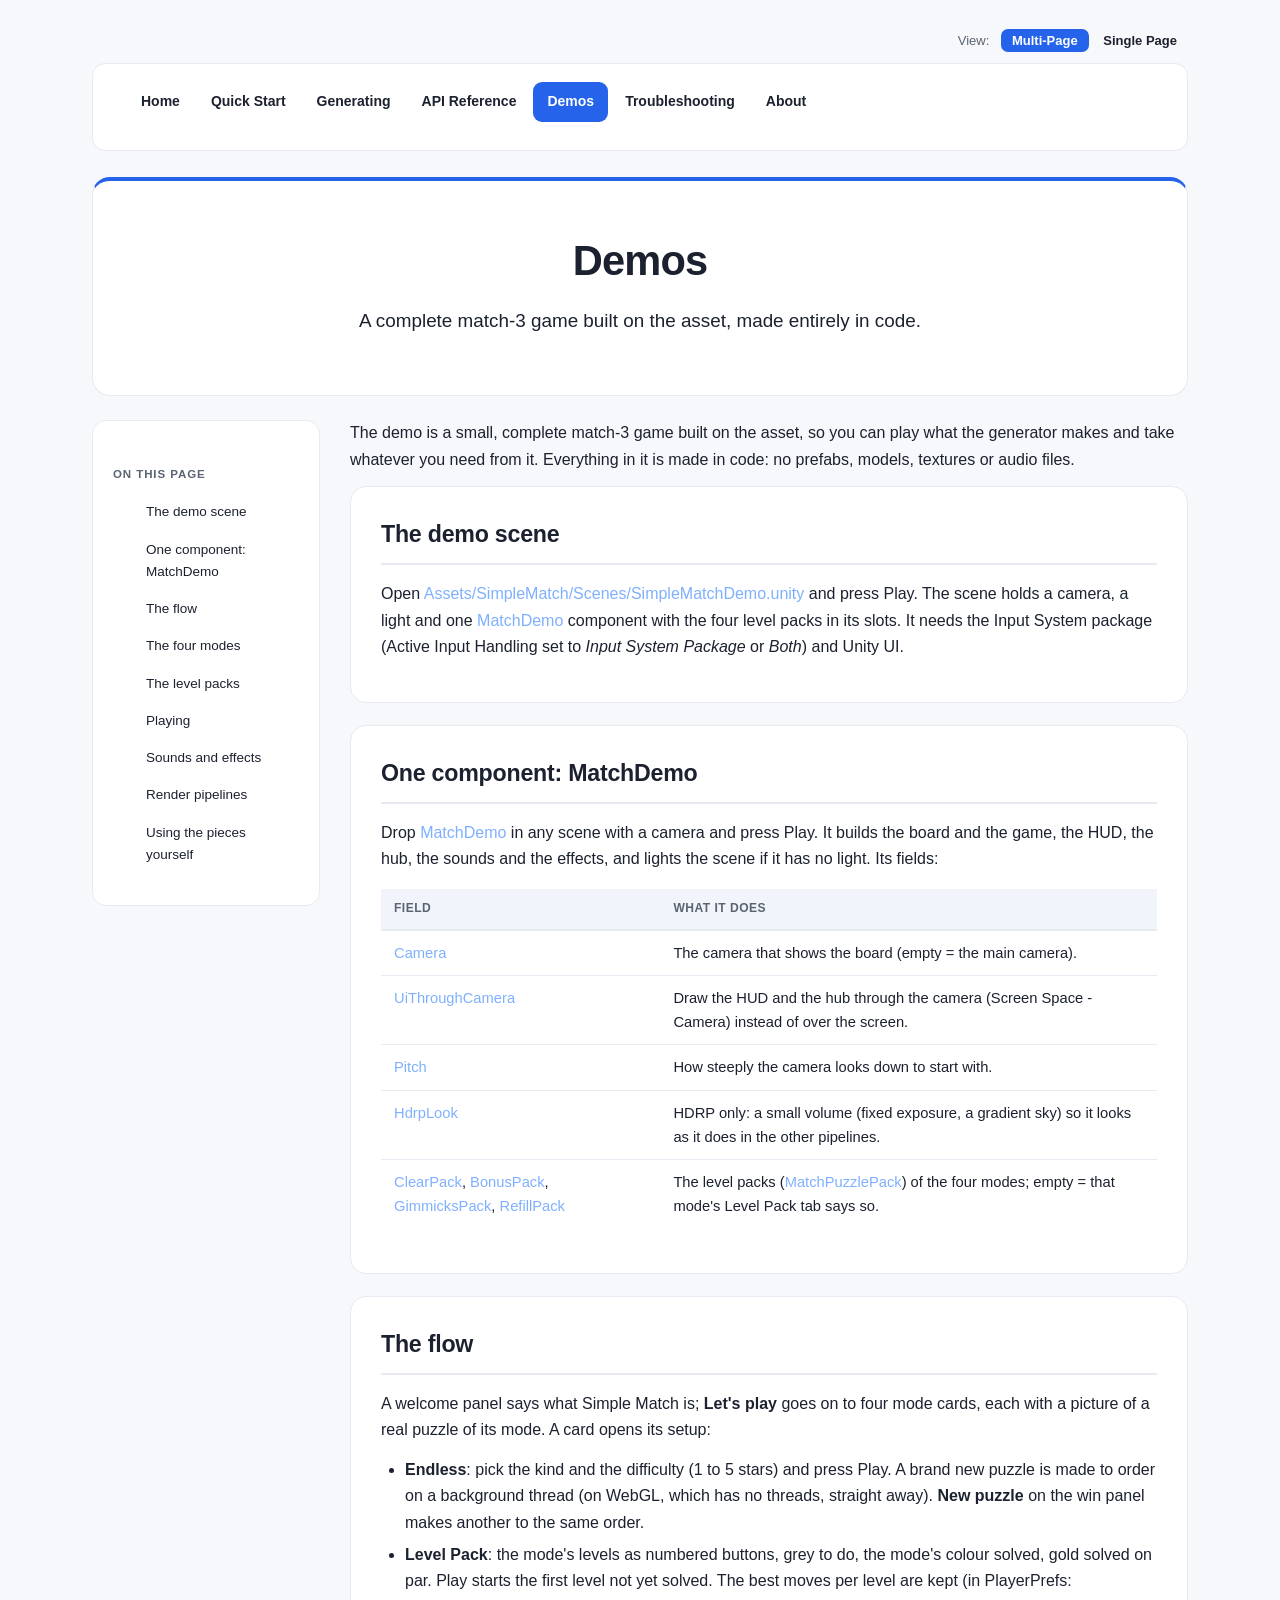
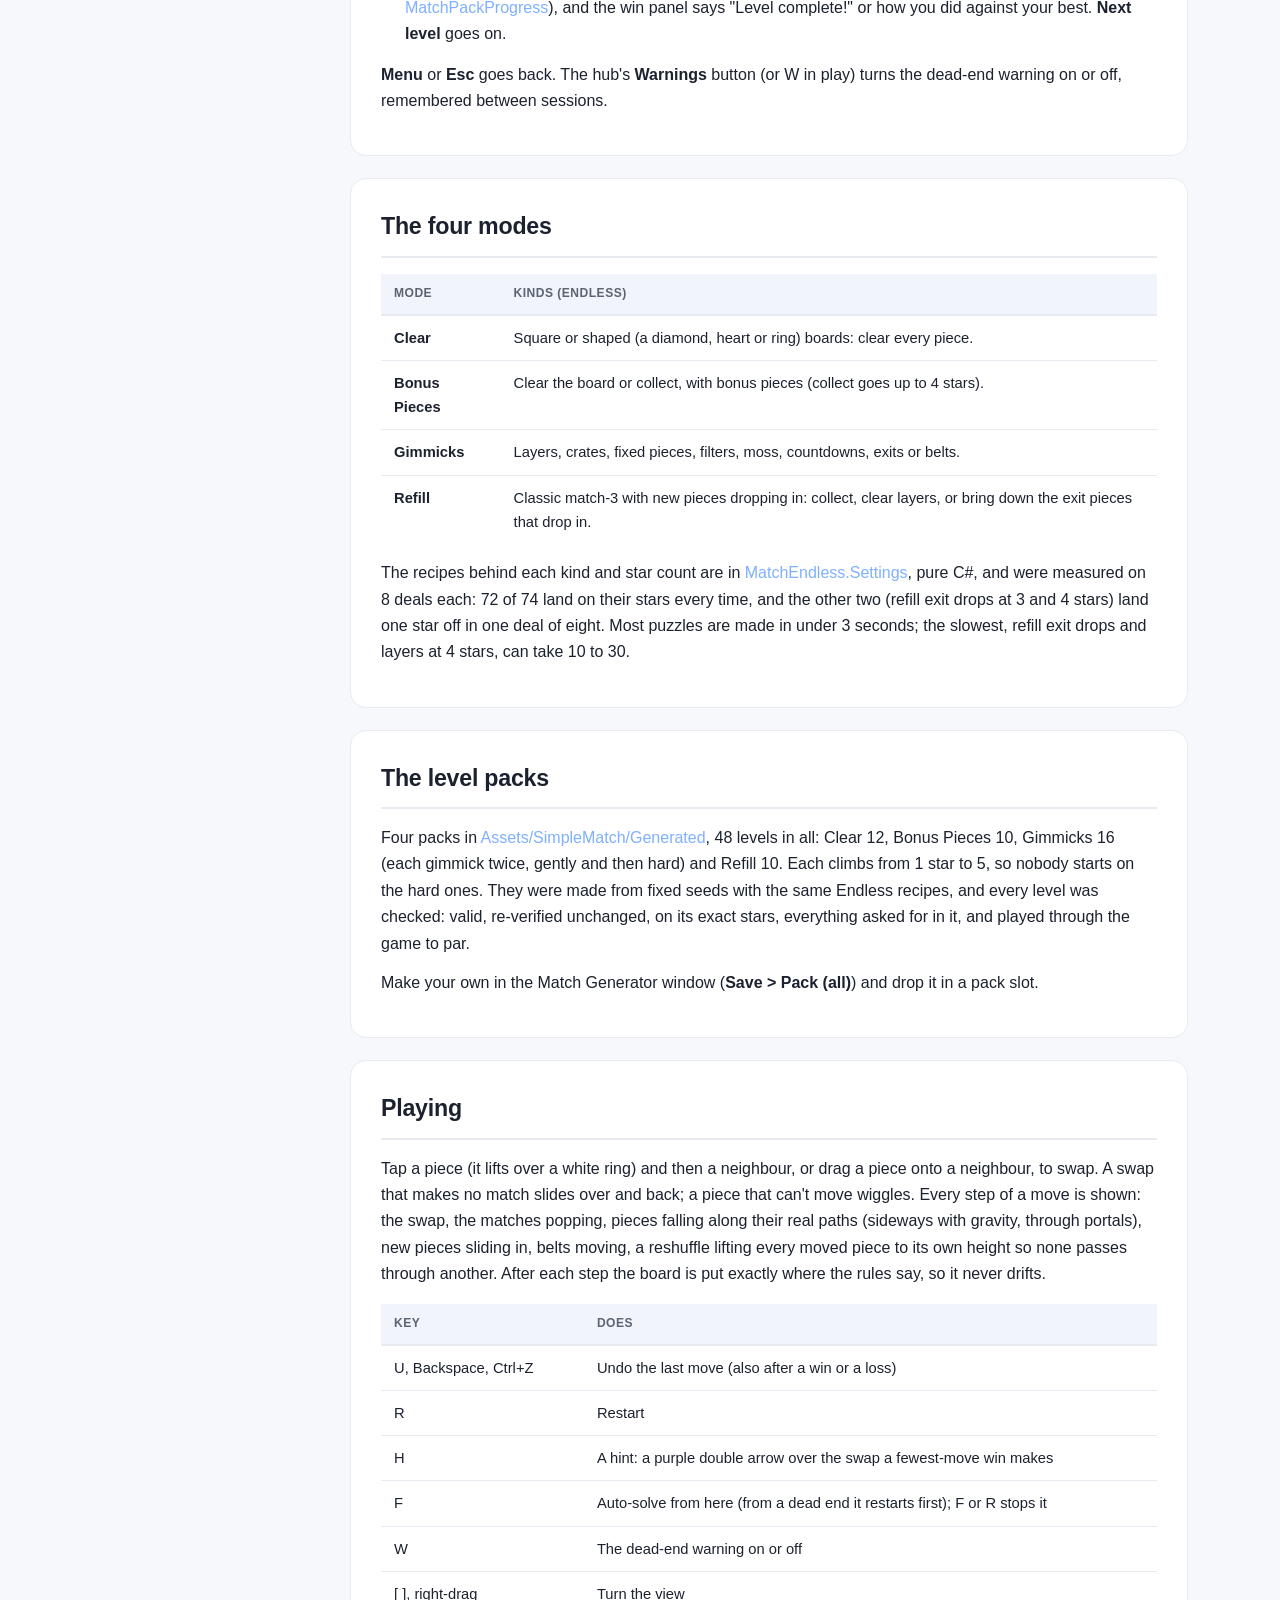
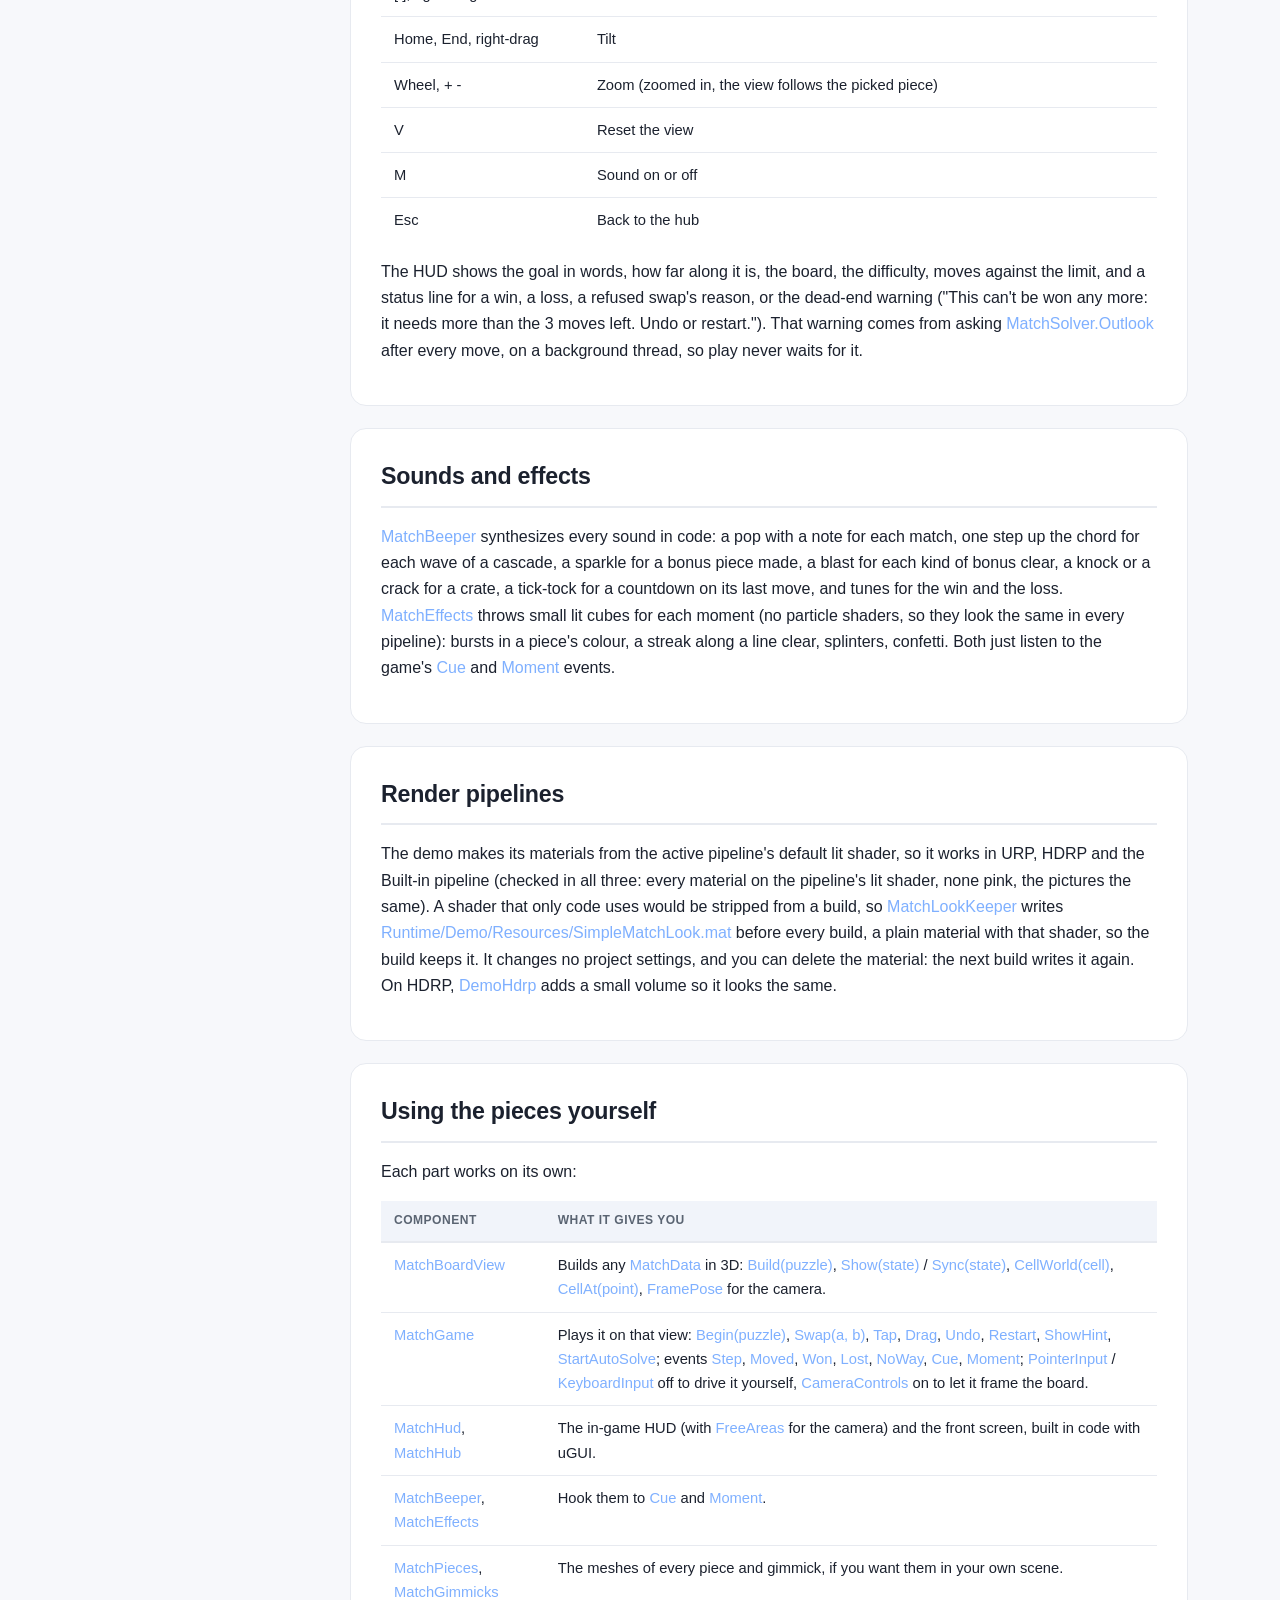
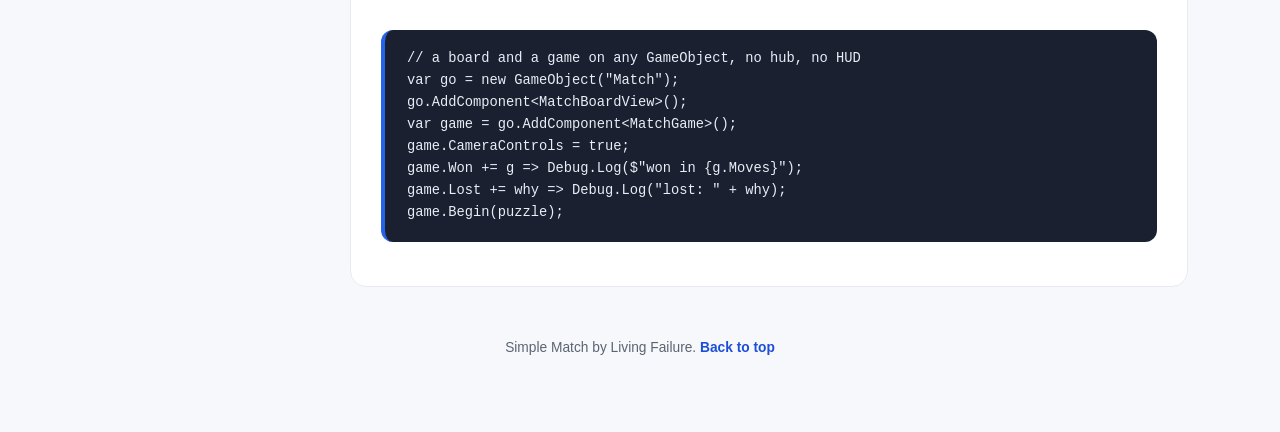
<file: demos.html>
<!DOCTYPE html>
<html lang="en">
<head>
<meta charset="UTF-8">
<meta name="viewport" content="width=device-width, initial-scale=1.0">
<title>Demos - Simple Match</title>
<link rel="stylesheet" href="assets/styles.css">
</head>
<body>
<div class="page-wrap">

  <div class="format-selector" id="top">
    <span class="format-label">View:</span>
    <a href="demos.html" class="format-link active">Multi-Page</a>
    <a href="single-page.html#demos" class="format-link">Single Page</a>
  </div>

  <nav class="navbar"><ul>
    <li><a href="index.html">Home</a></li>
    <li><a href="quick-start.html">Quick Start</a></li>
    <li><a href="generating.html">Generating</a></li>
    <li><a href="api-reference.html">API Reference</a></li>
    <li><a href="demos.html" class="active">Demos</a></li>
    <li><a href="troubleshooting.html">Troubleshooting</a></li>
    <li><a href="about.html">About</a></li>
  </ul></nav>

  <div class="hero">
    <h1>Demos</h1>
    <p class="tagline">A complete match-3 game built on the asset, made entirely in code.</p>
  </div>

  <div class="page-layout">
    <aside class="toc">
      <h3>On this page</h3>
      <ul>
        <li><a href="#scene">The demo scene</a></li>
        <li><a href="#component">One component: MatchDemo</a></li>
        <li><a href="#flow">The flow</a></li>
        <li><a href="#modes">The four modes</a></li>
        <li><a href="#packs">The level packs</a></li>
        <li><a href="#playing">Playing</a></li>
        <li><a href="#sound">Sounds and effects</a></li>
        <li><a href="#pipelines">Render pipelines</a></li>
        <li><a href="#own">Using the pieces yourself</a></li>
      </ul>
    </aside>
    <main class="content">
      <p>The demo is a small, complete match-3 game built on the asset, so you can play what the generator makes and take
        whatever you need from it. Everything in it is made in code: no prefabs, models, textures or audio files.</p>

      <div class="section">
        <h2 id="scene">The demo scene</h2>
        <p>Open <span class="k">Assets/SimpleMatch/Scenes/SimpleMatchDemo.unity</span> and press Play. The scene holds a
          camera, a light and one <span class="k">MatchDemo</span> component with the four level packs in its slots. It needs
          the Input System package (Active Input Handling set to <em>Input System Package</em> or <em>Both</em>) and Unity
          UI.</p>
      </div>

      <div class="section">
        <h2 id="component">One component: MatchDemo</h2>
        <p>Drop <span class="k">MatchDemo</span> in any scene with a camera and press Play. It builds the board and the game,
          the HUD, the hub, the sounds and the effects, and lights the scene if it has no light. Its fields:</p>
        <table>
          <tr><th>Field</th><th>What it does</th></tr>
          <tr><td><span class="k">Camera</span></td><td>The camera that shows the board (empty = the main camera).</td></tr>
          <tr><td><span class="k">UiThroughCamera</span></td><td>Draw the HUD and the hub through the camera (Screen Space -
            Camera) instead of over the screen.</td></tr>
          <tr><td><span class="k">Pitch</span></td><td>How steeply the camera looks down to start with.</td></tr>
          <tr><td><span class="k">HdrpLook</span></td><td>HDRP only: a small volume (fixed exposure, a gradient sky) so it
            looks as it does in the other pipelines.</td></tr>
          <tr><td><span class="k">ClearPack</span>, <span class="k">BonusPack</span>, <span class="k">GimmicksPack</span>,
            <span class="k">RefillPack</span></td><td>The level packs (<span class="k">MatchPuzzlePack</span>) of the four
            modes; empty = that mode's Level Pack tab says so.</td></tr>
        </table>
      </div>

      <div class="section">
        <h2 id="flow">The flow</h2>
        <p>A welcome panel says what Simple Match is; <strong>Let's play</strong> goes on to four mode cards, each with a
          picture of a real puzzle of its mode. A card opens its setup:</p>
        <ul>
          <li><strong>Endless</strong>: pick the kind and the difficulty (1 to 5 stars) and press Play. A brand new puzzle is
            made to order on a background thread (on WebGL, which has no threads, straight away). <strong>New puzzle</strong>
            on the win panel makes another to the same order.</li>
          <li><strong>Level Pack</strong>: the mode's levels as numbered buttons, grey to do, the mode's colour solved, gold
            solved on par. Play starts the first level not yet solved. The best moves per level are kept (in PlayerPrefs:
            <span class="k">MatchPackProgress</span>), and the win panel says "Level complete!" or how you did against your
            best. <strong>Next level</strong> goes on.</li>
        </ul>
        <p><strong>Menu</strong> or <strong>Esc</strong> goes back. The hub's <strong>Warnings</strong> button (or W in play)
          turns the dead-end warning on or off, remembered between sessions.</p>
      </div>

      <div class="section">
        <h2 id="modes">The four modes</h2>
        <table>
          <tr><th>Mode</th><th>Kinds (Endless)</th></tr>
          <tr><td><strong>Clear</strong></td><td>Square or shaped (a diamond, heart or ring) boards: clear every piece.</td></tr>
          <tr><td><strong>Bonus Pieces</strong></td><td>Clear the board or collect, with bonus pieces (collect goes up to 4
            stars).</td></tr>
          <tr><td><strong>Gimmicks</strong></td><td>Layers, crates, fixed pieces, filters, moss, countdowns, exits or
            belts.</td></tr>
          <tr><td><strong>Refill</strong></td><td>Classic match-3 with new pieces dropping in: collect, clear layers, or bring
            down the exit pieces that drop in.</td></tr>
        </table>
        <p>The recipes behind each kind and star count are in <span class="k">MatchEndless.Settings</span>, pure C#, and were
          measured on 8 deals each: 72 of 74 land on their stars every time, and the other two (refill exit drops at 3 and 4
          stars) land one star off in one deal of eight. Most puzzles are made in under 3 seconds; the slowest, refill exit
          drops and layers at 4 stars, can take 10 to 30.</p>
      </div>

      <div class="section">
        <h2 id="packs">The level packs</h2>
        <p>Four packs in <span class="k">Assets/SimpleMatch/Generated</span>, 48 levels in all: Clear 12, Bonus Pieces 10,
          Gimmicks 16 (each gimmick twice, gently and then hard) and Refill 10. Each climbs from 1 star to 5, so nobody starts
          on the hard ones. They were made from fixed seeds with the same Endless recipes, and every level was checked: valid,
          re-verified unchanged, on its exact stars, everything asked for in it, and played through the game to par.</p>
        <p>Make your own in the Match Generator window (<strong>Save &gt; Pack (all)</strong>) and drop it in a pack
          slot.</p>
      </div>

      <div class="section">
        <h2 id="playing">Playing</h2>
        <p>Tap a piece (it lifts over a white ring) and then a neighbour, or drag a piece onto a neighbour, to swap. A swap
          that makes no match slides over and back; a piece that can't move wiggles. Every step of a move is shown: the swap,
          the matches popping, pieces falling along their real paths (sideways with gravity, through portals), new pieces
          sliding in, belts moving, a reshuffle lifting every moved piece to its own height so none passes through another.
          After each step the board is put exactly where the rules say, so it never drifts.</p>
        <table>
          <tr><th>Key</th><th>Does</th></tr>
          <tr><td>U, Backspace, Ctrl+Z</td><td>Undo the last move (also after a win or a loss)</td></tr>
          <tr><td>R</td><td>Restart</td></tr>
          <tr><td>H</td><td>A hint: a purple double arrow over the swap a fewest-move win makes</td></tr>
          <tr><td>F</td><td>Auto-solve from here (from a dead end it restarts first); F or R stops it</td></tr>
          <tr><td>W</td><td>The dead-end warning on or off</td></tr>
          <tr><td>[ ], right-drag</td><td>Turn the view</td></tr>
          <tr><td>Home, End, right-drag</td><td>Tilt</td></tr>
          <tr><td>Wheel, + -</td><td>Zoom (zoomed in, the view follows the picked piece)</td></tr>
          <tr><td>V</td><td>Reset the view</td></tr>
          <tr><td>M</td><td>Sound on or off</td></tr>
          <tr><td>Esc</td><td>Back to the hub</td></tr>
        </table>
        <p>The HUD shows the goal in words, how far along it is, the board, the difficulty, moves against the limit, and a
          status line for a win, a loss, a refused swap's reason, or the dead-end warning ("This can't be won any more: it
          needs more than the 3 moves left. Undo or restart."). That warning comes from asking
          <span class="k">MatchSolver.Outlook</span> after every move, on a background thread, so play never waits for it.</p>
      </div>

      <div class="section">
        <h2 id="sound">Sounds and effects</h2>
        <p><span class="k">MatchBeeper</span> synthesizes every sound in code: a pop with a note for each match, one step up
          the chord for each wave of a cascade, a sparkle for a bonus piece made, a blast for each kind of bonus clear, a knock
          or a crack for a crate, a tick-tock for a countdown on its last move, and tunes for the win and the loss.
          <span class="k">MatchEffects</span> throws small lit cubes for each moment (no particle shaders, so they look the same
          in every pipeline): bursts in a piece's colour, a streak along a line clear, splinters, confetti. Both just listen to
          the game's <span class="k">Cue</span> and <span class="k">Moment</span> events.</p>
      </div>

      <div class="section">
        <h2 id="pipelines">Render pipelines</h2>
        <p>The demo makes its materials from the active pipeline's default lit shader, so it works in URP, HDRP and the
          Built-in pipeline (checked in all three: every material on the pipeline's lit shader, none pink, the pictures the
          same). A shader that only code uses would be stripped from a build, so <span class="k">MatchLookKeeper</span>
          writes <span class="k">Runtime/Demo/Resources/SimpleMatchLook.mat</span> before every build, a plain material with
          that shader, so the build keeps it. It changes no project settings, and you can delete the material: the next
          build writes it again. On HDRP, <span class="k">DemoHdrp</span> adds a small volume so it looks the same.</p>
      </div>

      <div class="section">
        <h2 id="own">Using the pieces yourself</h2>
        <p>Each part works on its own:</p>
        <table>
          <tr><th>Component</th><th>What it gives you</th></tr>
          <tr><td><span class="k">MatchBoardView</span></td><td>Builds any <span class="k">MatchData</span> in 3D:
            <span class="k">Build(puzzle)</span>, <span class="k">Show(state)</span> / <span class="k">Sync(state)</span>,
            <span class="k">CellWorld(cell)</span>, <span class="k">CellAt(point)</span>, <span class="k">FramePose</span> for
            the camera.</td></tr>
          <tr><td><span class="k">MatchGame</span></td><td>Plays it on that view: <span class="k">Begin(puzzle)</span>,
            <span class="k">Swap(a, b)</span>, <span class="k">Tap</span>, <span class="k">Drag</span>,
            <span class="k">Undo</span>, <span class="k">Restart</span>, <span class="k">ShowHint</span>,
            <span class="k">StartAutoSolve</span>; events <span class="k">Step</span>, <span class="k">Moved</span>,
            <span class="k">Won</span>, <span class="k">Lost</span>, <span class="k">NoWay</span>,
            <span class="k">Cue</span>, <span class="k">Moment</span>; <span class="k">PointerInput</span> /
            <span class="k">KeyboardInput</span> off to drive it yourself, <span class="k">CameraControls</span> on to let it
            frame the board.</td></tr>
          <tr><td><span class="k">MatchHud</span>, <span class="k">MatchHub</span></td><td>The in-game HUD (with
            <span class="k">FreeAreas</span> for the camera) and the front screen, built in code with uGUI.</td></tr>
          <tr><td><span class="k">MatchBeeper</span>, <span class="k">MatchEffects</span></td><td>Hook them to
            <span class="k">Cue</span> and <span class="k">Moment</span>.</td></tr>
          <tr><td><span class="k">MatchPieces</span>, <span class="k">MatchGimmicks</span></td><td>The meshes of every piece
            and gimmick, if you want them in your own scene.</td></tr>
        </table>
<pre><code>// a board and a game on any GameObject, no hub, no HUD
var go = new GameObject("Match");
go.AddComponent&lt;MatchBoardView&gt;();
var game = go.AddComponent&lt;MatchGame&gt;();
game.CameraControls = true;
game.Won += g =&gt; Debug.Log($"won in {g.Moves}");
game.Lost += why =&gt; Debug.Log("lost: " + why);
game.Begin(puzzle);</code></pre>
      </div>

    </main>
  </div>

  <div class="footer">Simple Match by Living Failure. <a href="#top">Back to top</a></div>
</div>
</body>
</html>
</file>
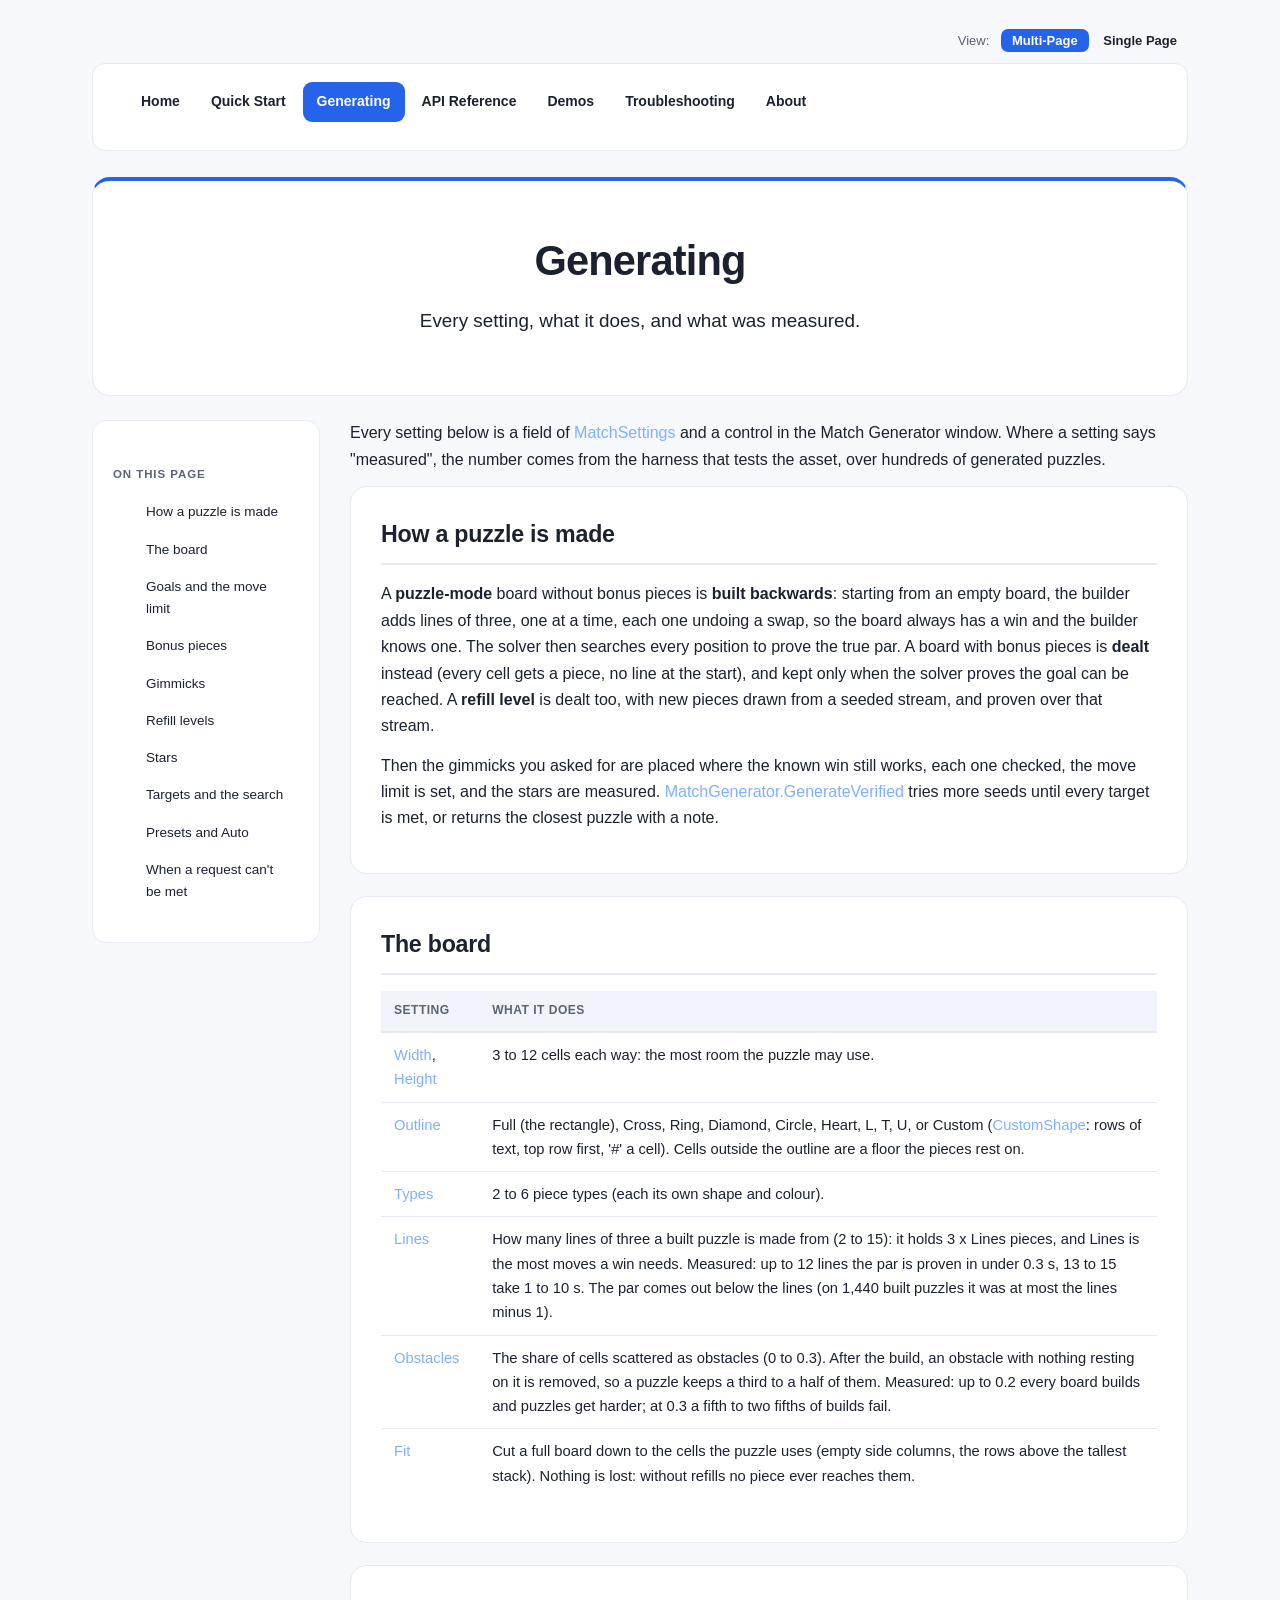
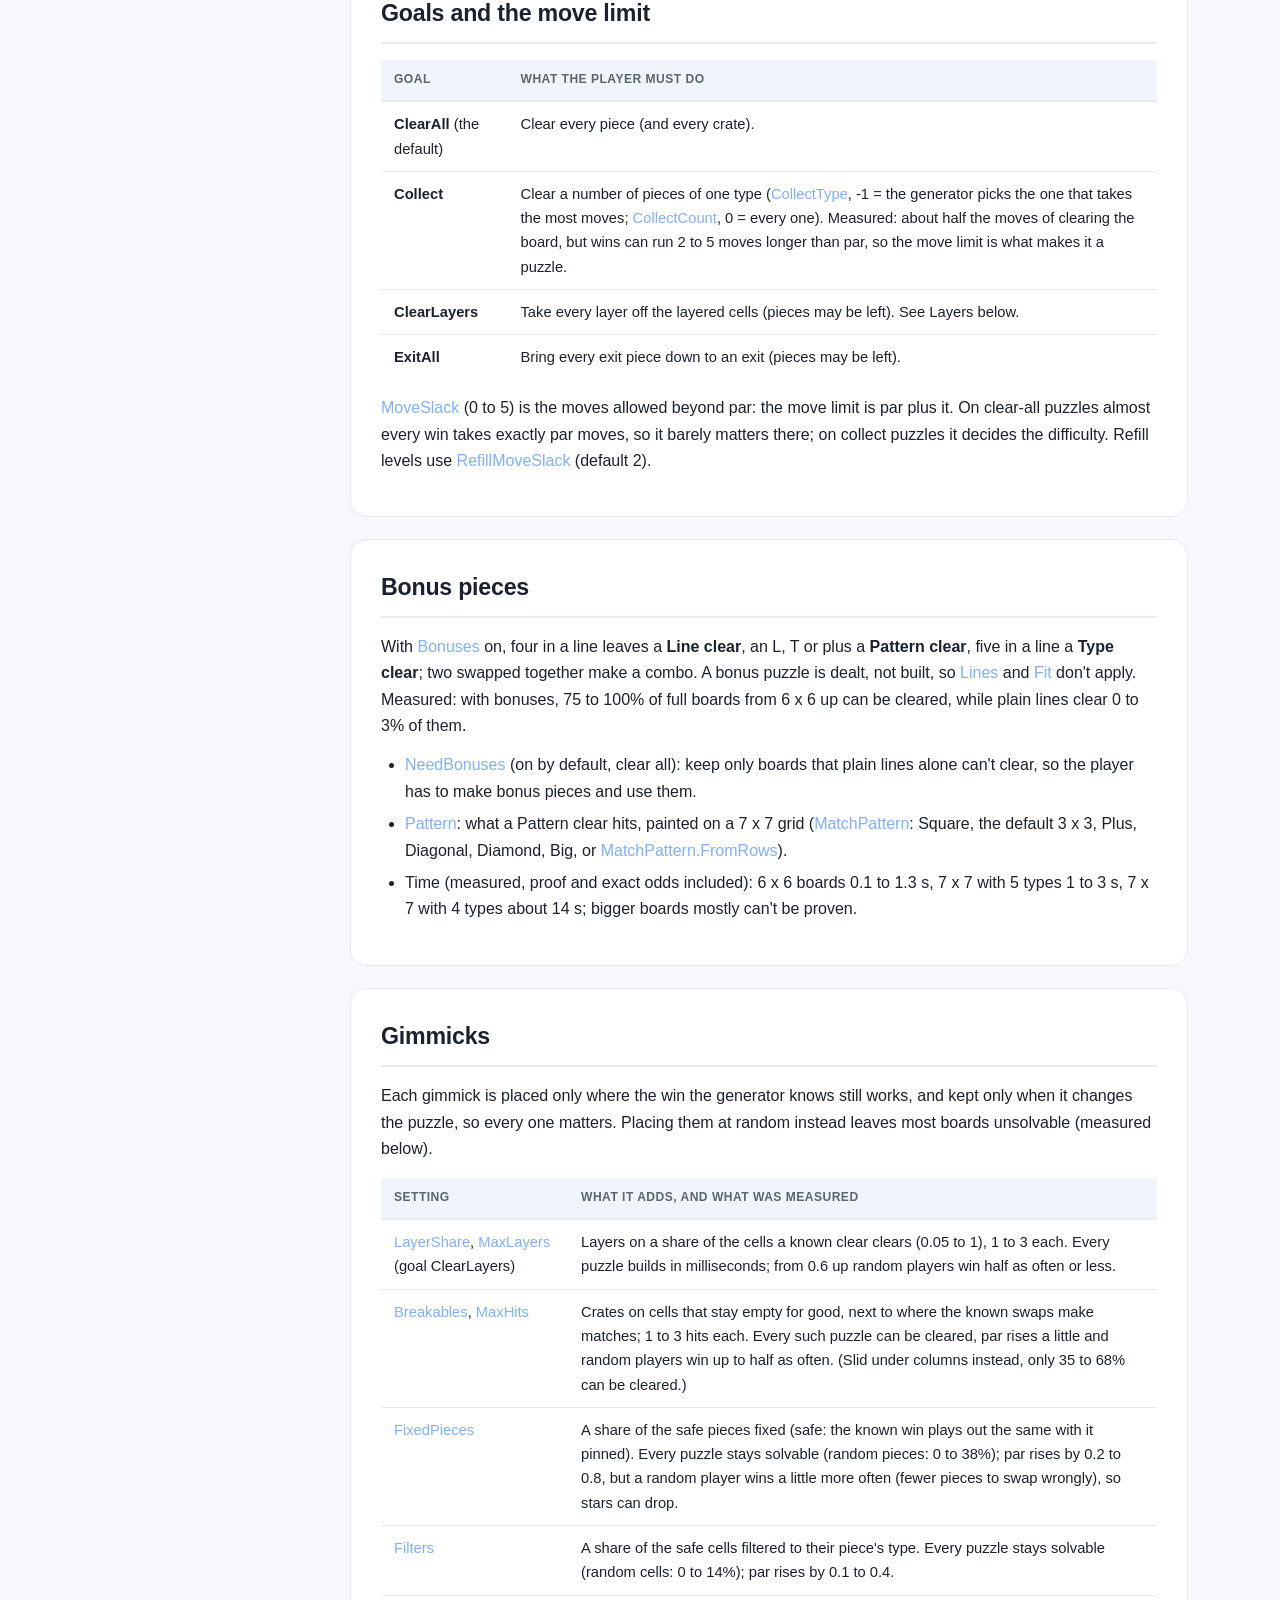
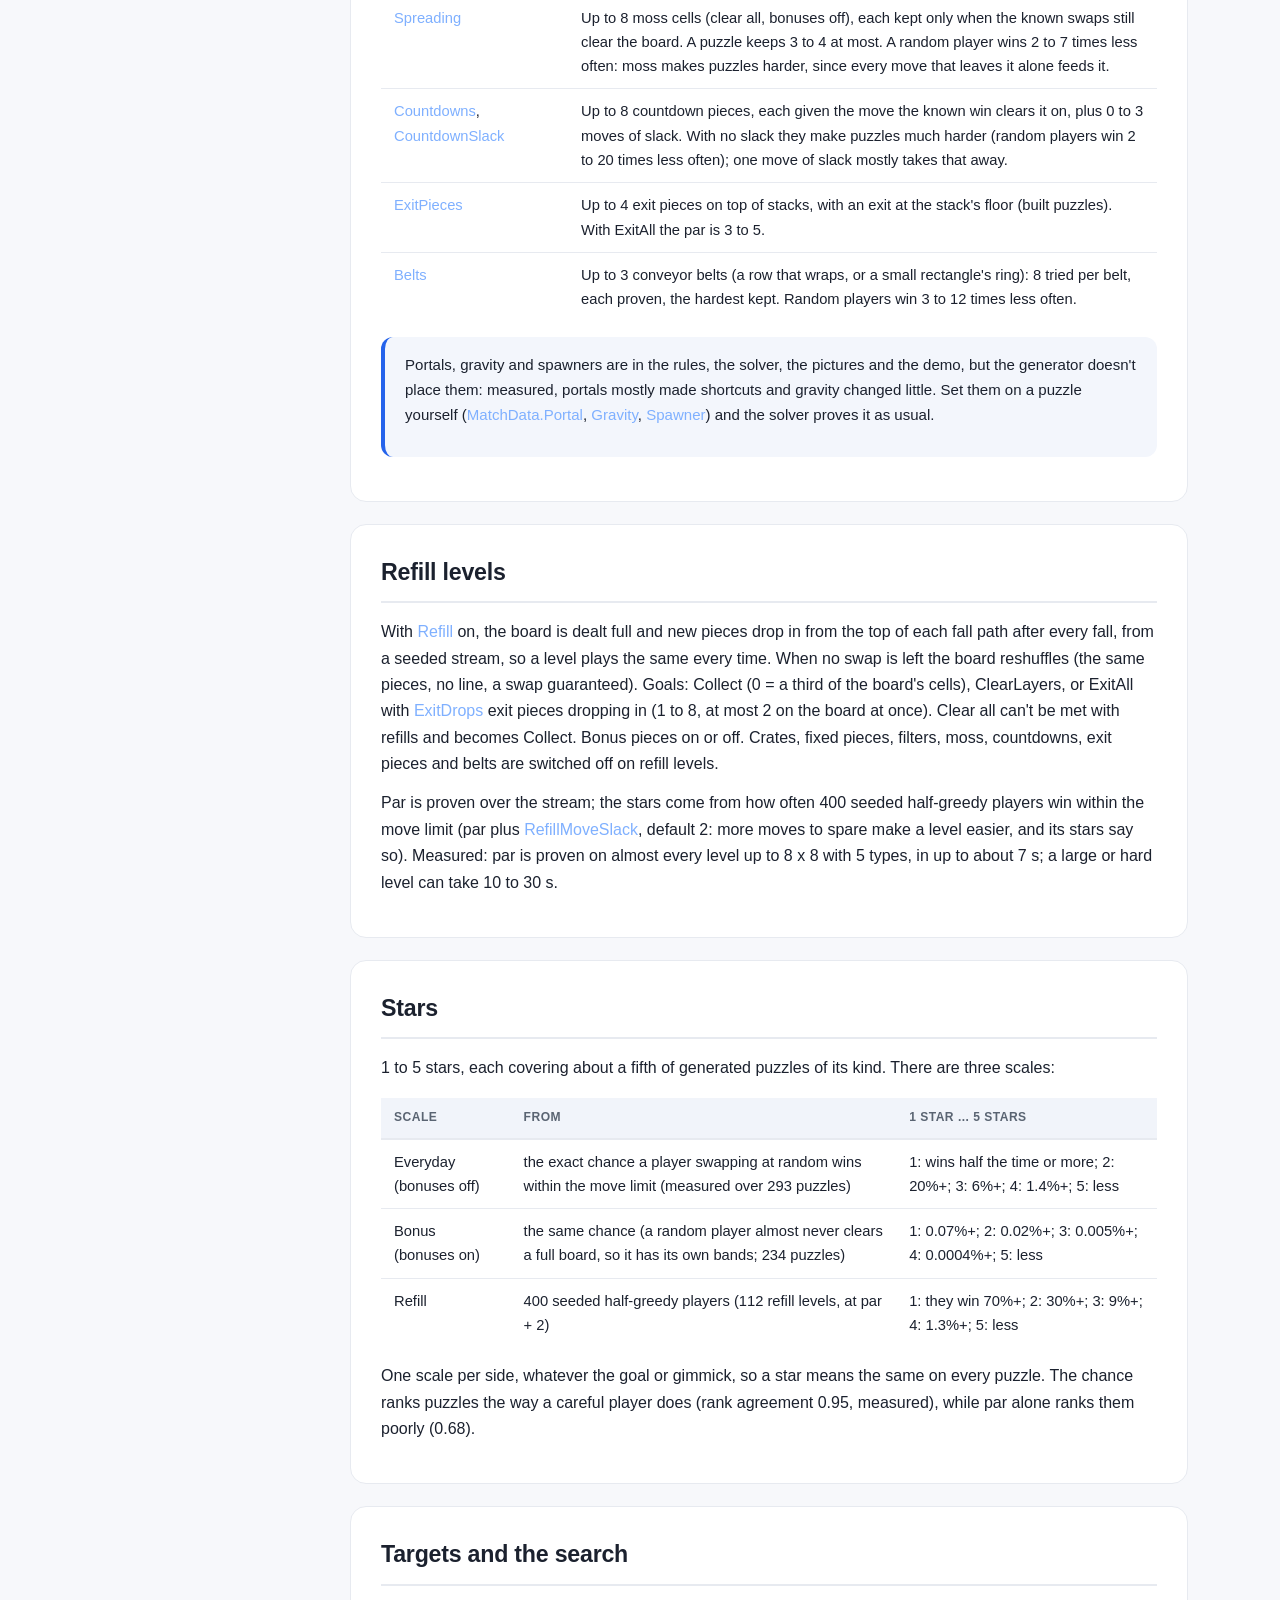
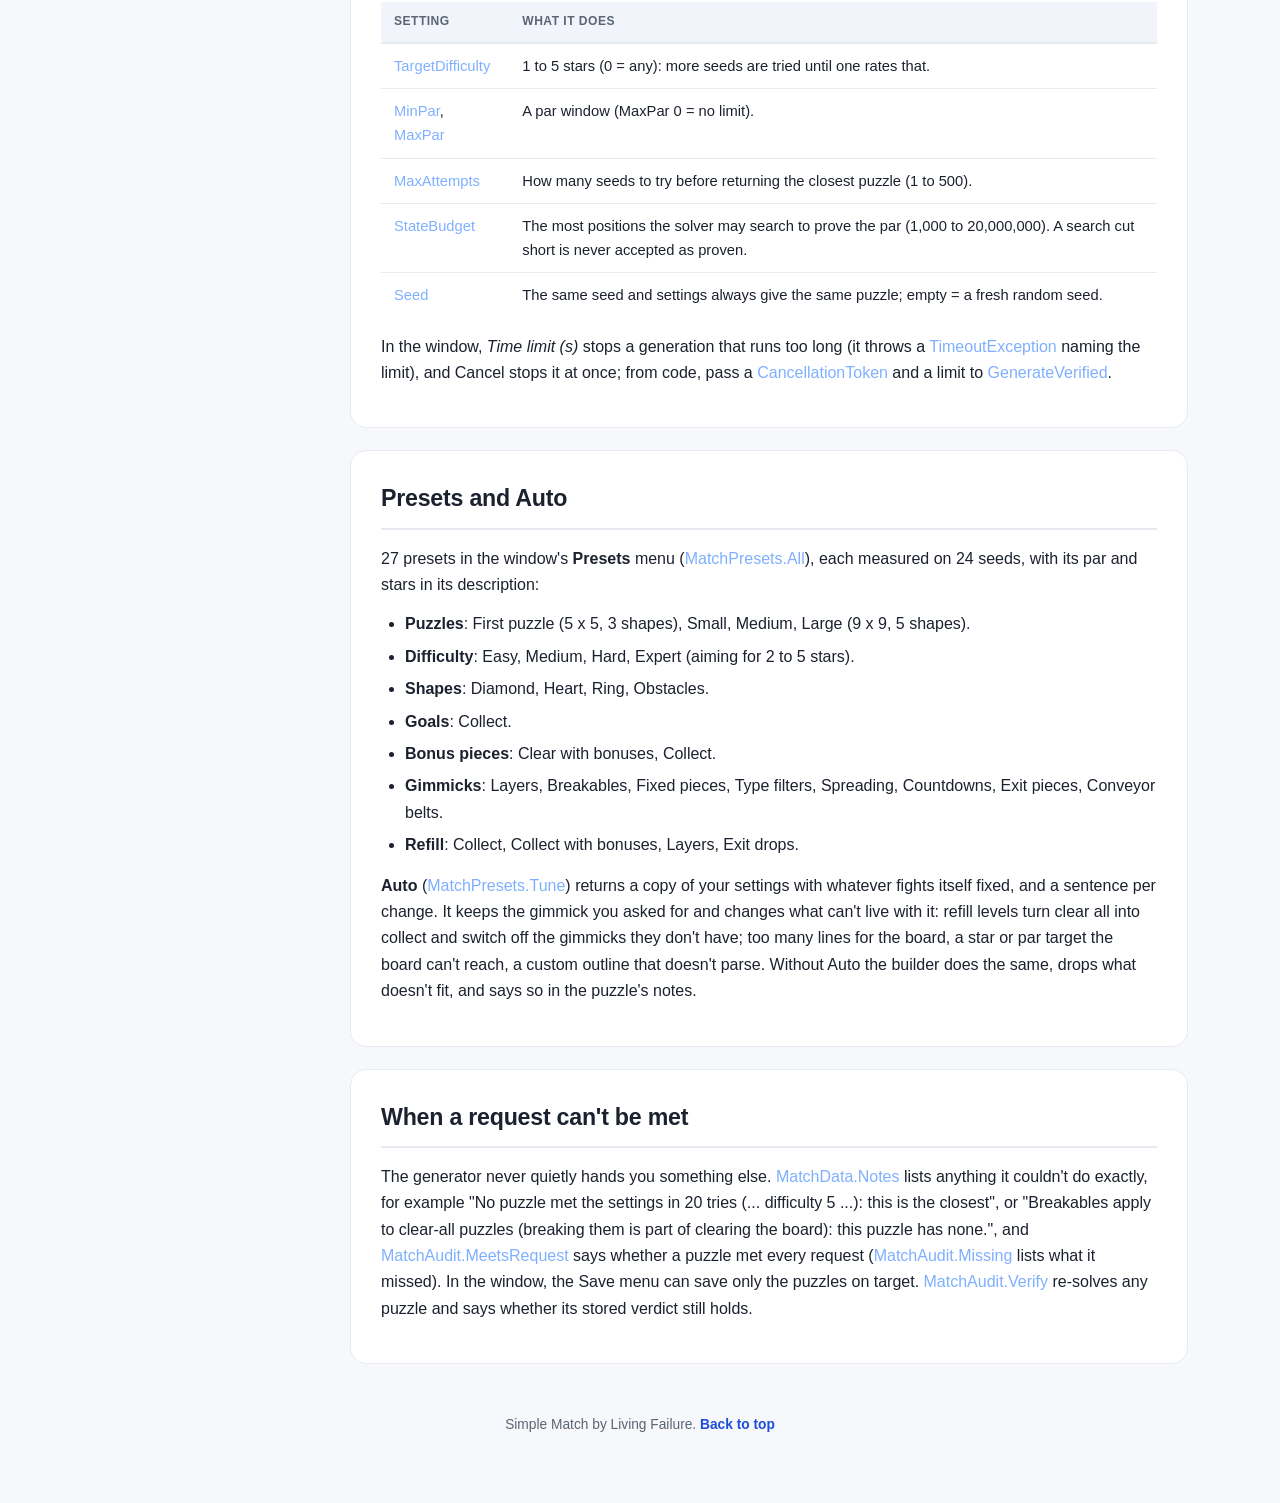
<file: generating.html>
<!DOCTYPE html>
<html lang="en">
<head>
<meta charset="UTF-8">
<meta name="viewport" content="width=device-width, initial-scale=1.0">
<title>Generating - Simple Match</title>
<link rel="stylesheet" href="assets/styles.css">
</head>
<body>
<div class="page-wrap">

  <div class="format-selector" id="top">
    <span class="format-label">View:</span>
    <a href="generating.html" class="format-link active">Multi-Page</a>
    <a href="single-page.html#generating" class="format-link">Single Page</a>
  </div>

  <nav class="navbar"><ul>
    <li><a href="index.html">Home</a></li>
    <li><a href="quick-start.html">Quick Start</a></li>
    <li><a href="generating.html" class="active">Generating</a></li>
    <li><a href="api-reference.html">API Reference</a></li>
    <li><a href="demos.html">Demos</a></li>
    <li><a href="troubleshooting.html">Troubleshooting</a></li>
    <li><a href="about.html">About</a></li>
  </ul></nav>

  <div class="hero">
    <h1>Generating</h1>
    <p class="tagline">Every setting, what it does, and what was measured.</p>
  </div>

  <div class="page-layout">
    <aside class="toc">
      <h3>On this page</h3>
      <ul>
        <li><a href="#how">How a puzzle is made</a></li>
        <li><a href="#board">The board</a></li>
        <li><a href="#goals">Goals and the move limit</a></li>
        <li><a href="#bonus">Bonus pieces</a></li>
        <li><a href="#gimmicks">Gimmicks</a></li>
        <li><a href="#refill">Refill levels</a></li>
        <li><a href="#stars">Stars</a></li>
        <li><a href="#targets">Targets and the search</a></li>
        <li><a href="#presets">Presets and Auto</a></li>
        <li><a href="#notes">When a request can't be met</a></li>
      </ul>
    </aside>
    <main class="content">
      <p>Every setting below is a field of <span class="k">MatchSettings</span> and a control in the Match Generator window.
        Where a setting says "measured", the number comes from the harness that tests the asset, over hundreds of generated
        puzzles.</p>

      <div class="section">
        <h2 id="how">How a puzzle is made</h2>
        <p>A <strong>puzzle-mode</strong> board without bonus pieces is <strong>built backwards</strong>: starting from an
          empty board, the builder adds lines of three, one at a time, each one undoing a swap, so the board always has a
          win and the builder knows one. The solver then searches every position to prove the true par. A board with bonus
          pieces is <strong>dealt</strong> instead (every cell gets a piece, no line at the start), and kept only when the
          solver proves the goal can be reached. A <strong>refill level</strong> is dealt too, with new pieces drawn from a
          seeded stream, and proven over that stream.</p>
        <p>Then the gimmicks you asked for are placed where the known win still works, each one checked, the move limit is
          set, and the stars are measured. <span class="k">MatchGenerator.GenerateVerified</span> tries more seeds until
          every target is met, or returns the closest puzzle with a note.</p>
      </div>

      <div class="section">
        <h2 id="board">The board</h2>
        <table>
          <tr><th>Setting</th><th>What it does</th></tr>
          <tr><td><span class="k">Width</span>, <span class="k">Height</span></td><td>3 to 12 cells each way: the most room
            the puzzle may use.</td></tr>
          <tr><td><span class="k">Outline</span></td><td>Full (the rectangle), Cross, Ring, Diamond, Circle, Heart, L, T, U, or
            Custom (<span class="k">CustomShape</span>: rows of text, top row first, '#' a cell). Cells outside the outline
            are a floor the pieces rest on.</td></tr>
          <tr><td><span class="k">Types</span></td><td>2 to 6 piece types (each its own shape and colour).</td></tr>
          <tr><td><span class="k">Lines</span></td><td>How many lines of three a built puzzle is made from (2 to 15): it
            holds 3 x Lines pieces, and Lines is the most moves a win needs. Measured: up to 12 lines the par is proven in
            under 0.3 s, 13 to 15 take 1 to 10 s. The par comes out below the lines (on 1,440 built puzzles it was at most
            the lines minus 1).</td></tr>
          <tr><td><span class="k">Obstacles</span></td><td>The share of cells scattered as obstacles (0 to 0.3). After the
            build, an obstacle with nothing resting on it is removed, so a puzzle keeps a third to a half of them. Measured:
            up to 0.2 every board builds and puzzles get harder; at 0.3 a fifth to two fifths of builds fail.</td></tr>
          <tr><td><span class="k">Fit</span></td><td>Cut a full board down to the cells the puzzle uses (empty side columns,
            the rows above the tallest stack). Nothing is lost: without refills no piece ever reaches them.</td></tr>
        </table>
      </div>

      <div class="section">
        <h2 id="goals">Goals and the move limit</h2>
        <table>
          <tr><th>Goal</th><th>What the player must do</th></tr>
          <tr><td><strong>ClearAll</strong> (the default)</td><td>Clear every piece (and every crate).</td></tr>
          <tr><td><strong>Collect</strong></td><td>Clear a number of pieces of one type (<span class="k">CollectType</span>,
            -1 = the generator picks the one that takes the most moves; <span class="k">CollectCount</span>, 0 = every one).
            Measured: about half the moves of clearing the board, but wins can run 2 to 5 moves longer than par, so the move
            limit is what makes it a puzzle.</td></tr>
          <tr><td><strong>ClearLayers</strong></td><td>Take every layer off the layered cells (pieces may be left). See
            Layers below.</td></tr>
          <tr><td><strong>ExitAll</strong></td><td>Bring every exit piece down to an exit (pieces may be left).</td></tr>
        </table>
        <p><span class="k">MoveSlack</span> (0 to 5) is the moves allowed beyond par: the move limit is par plus it. On
          clear-all puzzles almost every win takes exactly par moves, so it barely matters there; on collect puzzles it
          decides the difficulty. Refill levels use <span class="k">RefillMoveSlack</span> (default 2).</p>
      </div>

      <div class="section">
        <h2 id="bonus">Bonus pieces</h2>
        <p>With <span class="k">Bonuses</span> on, four in a line leaves a <strong>Line clear</strong>, an L, T or plus a
          <strong>Pattern clear</strong>, five in a line a <strong>Type clear</strong>; two swapped together make a combo.
          A bonus puzzle is dealt, not built, so <span class="k">Lines</span> and <span class="k">Fit</span> don't apply.
          Measured: with bonuses, 75 to 100% of full boards from 6 x 6 up can be cleared, while plain lines clear 0 to 3% of
          them.</p>
        <ul>
          <li><span class="k">NeedBonuses</span> (on by default, clear all): keep only boards that plain lines alone can't
            clear, so the player has to make bonus pieces and use them.</li>
          <li><span class="k">Pattern</span>: what a Pattern clear hits, painted on a 7 x 7 grid
            (<span class="k">MatchPattern</span>: Square, the default 3 x 3, Plus, Diagonal, Diamond, Big, or
            <span class="k">MatchPattern.FromRows</span>).</li>
          <li>Time (measured, proof and exact odds included): 6 x 6 boards 0.1 to 1.3 s, 7 x 7 with 5 types 1 to 3 s, 7 x 7
            with 4 types about 14 s; bigger boards mostly can't be proven.</li>
        </ul>
      </div>

      <div class="section">
        <h2 id="gimmicks">Gimmicks</h2>
        <p>Each gimmick is placed only where the win the generator knows still works, and kept only when it changes the
          puzzle, so every one matters. Placing them at random instead leaves most boards unsolvable (measured below).</p>
        <table>
          <tr><th>Setting</th><th>What it adds, and what was measured</th></tr>
          <tr><td><span class="k">LayerShare</span>, <span class="k">MaxLayers</span> (goal ClearLayers)</td><td>Layers on a
            share of the cells a known clear clears (0.05 to 1), 1 to 3 each. Every puzzle builds in milliseconds; from 0.6
            up random players win half as often or less.</td></tr>
          <tr><td><span class="k">Breakables</span>, <span class="k">MaxHits</span></td><td>Crates on cells that stay empty
            for good, next to where the known swaps make matches; 1 to 3 hits each. Every such puzzle can be cleared, par
            rises a little and random players win up to half as often. (Slid under columns instead, only 35 to 68% can be
            cleared.)</td></tr>
          <tr><td><span class="k">FixedPieces</span></td><td>A share of the safe pieces fixed (safe: the known win plays out
            the same with it pinned). Every puzzle stays solvable (random pieces: 0 to 38%); par rises by 0.2 to 0.8, but a
            random player wins a little more often (fewer pieces to swap wrongly), so stars can drop.</td></tr>
          <tr><td><span class="k">Filters</span></td><td>A share of the safe cells filtered to their piece's type. Every
            puzzle stays solvable (random cells: 0 to 14%); par rises by 0.1 to 0.4.</td></tr>
          <tr><td><span class="k">Spreading</span></td><td>Up to 8 moss cells (clear all, bonuses off), each kept only when
            the known swaps still clear the board. A puzzle keeps 3 to 4 at most. A random player wins 2 to 7 times less
            often: moss makes puzzles harder, since every move that leaves it alone feeds it.</td></tr>
          <tr><td><span class="k">Countdowns</span>, <span class="k">CountdownSlack</span></td><td>Up to 8 countdown pieces,
            each given the move the known win clears it on, plus 0 to 3 moves of slack. With no slack they make puzzles much
            harder (random players win 2 to 20 times less often); one move of slack mostly takes that away.</td></tr>
          <tr><td><span class="k">ExitPieces</span></td><td>Up to 4 exit pieces on top of stacks, with an exit at the
            stack's floor (built puzzles). With ExitAll the par is 3 to 5.</td></tr>
          <tr><td><span class="k">Belts</span></td><td>Up to 3 conveyor belts (a row that wraps, or a small rectangle's
            ring): 8 tried per belt, each proven, the hardest kept. Random players win 3 to 12 times less often.</td></tr>
        </table>
        <div class="callout info"><p>Portals, gravity and spawners are in the rules, the solver, the pictures and the demo,
          but the generator doesn't place them: measured, portals mostly made shortcuts and gravity changed little. Set them
          on a puzzle yourself (<span class="k">MatchData.Portal</span>, <span class="k">Gravity</span>,
          <span class="k">Spawner</span>) and the solver proves it as usual.</p></div>
      </div>

      <div class="section">
        <h2 id="refill">Refill levels</h2>
        <p>With <span class="k">Refill</span> on, the board is dealt full and new pieces drop in from the top of each fall
          path after every fall, from a seeded stream, so a level plays the same every time. When no swap is left the board
          reshuffles (the same pieces, no line, a swap guaranteed). Goals: Collect (0 = a third of the board's cells),
          ClearLayers, or ExitAll with <span class="k">ExitDrops</span> exit pieces dropping in (1 to 8, at most 2 on the
          board at once). Clear all can't be met with refills and becomes Collect. Bonus pieces on or off. Crates, fixed
          pieces, filters, moss, countdowns, exit pieces and belts are switched off on refill levels.</p>
        <p>Par is proven over the stream; the stars come from how often 400 seeded half-greedy players win within the move
          limit (par plus <span class="k">RefillMoveSlack</span>, default 2: more moves to spare make a level easier, and
          its stars say so). Measured: par is proven on almost every level up to 8 x 8 with 5 types, in up to about 7 s; a
          large or hard level can take 10 to 30 s.</p>
      </div>

      <div class="section">
        <h2 id="stars">Stars</h2>
        <p>1 to 5 stars, each covering about a fifth of generated puzzles of its kind. There are three scales:</p>
        <table>
          <tr><th>Scale</th><th>From</th><th>1 star ... 5 stars</th></tr>
          <tr><td>Everyday (bonuses off)</td><td>the exact chance a player swapping at random wins within the move limit
            (measured over 293 puzzles)</td><td>1: wins half the time or more; 2: 20%+; 3: 6%+; 4: 1.4%+; 5: less</td></tr>
          <tr><td>Bonus (bonuses on)</td><td>the same chance (a random player almost never clears a full board, so it has its
            own bands; 234 puzzles)</td><td>1: 0.07%+; 2: 0.02%+; 3: 0.005%+; 4: 0.0004%+; 5: less</td></tr>
          <tr><td>Refill</td><td>400 seeded half-greedy players (112 refill levels, at par + 2)</td><td>1: they win 70%+;
            2: 30%+; 3: 9%+; 4: 1.3%+; 5: less</td></tr>
        </table>
        <p>One scale per side, whatever the goal or gimmick, so a star means the same on every puzzle. The chance ranks puzzles
          the way a careful player does (rank agreement 0.95, measured), while par alone ranks them poorly (0.68).</p>
      </div>

      <div class="section">
        <h2 id="targets">Targets and the search</h2>
        <table>
          <tr><th>Setting</th><th>What it does</th></tr>
          <tr><td><span class="k">TargetDifficulty</span></td><td>1 to 5 stars (0 = any): more seeds are tried until one
            rates that.</td></tr>
          <tr><td><span class="k">MinPar</span>, <span class="k">MaxPar</span></td><td>A par window (MaxPar 0 = no
            limit).</td></tr>
          <tr><td><span class="k">MaxAttempts</span></td><td>How many seeds to try before returning the closest puzzle (1 to
            500).</td></tr>
          <tr><td><span class="k">StateBudget</span></td><td>The most positions the solver may search to prove the par (1,000
            to 20,000,000). A search cut short is never accepted as proven.</td></tr>
          <tr><td><span class="k">Seed</span></td><td>The same seed and settings always give the same puzzle; empty = a fresh
            random seed.</td></tr>
        </table>
        <p>In the window, <em>Time limit (s)</em> stops a generation that runs too long (it throws a
          <span class="k">TimeoutException</span> naming the limit), and Cancel stops it at once; from code, pass a
          <span class="k">CancellationToken</span> and a limit to <span class="k">GenerateVerified</span>.</p>
      </div>

      <div class="section">
        <h2 id="presets">Presets and Auto</h2>
        <p>27 presets in the window's <strong>Presets</strong> menu (<span class="k">MatchPresets.All</span>), each measured
          on 24 seeds, with its par and stars in its description:</p>
        <ul>
          <li><strong>Puzzles</strong>: First puzzle (5 x 5, 3 shapes), Small, Medium, Large (9 x 9, 5 shapes).</li>
          <li><strong>Difficulty</strong>: Easy, Medium, Hard, Expert (aiming for 2 to 5 stars).</li>
          <li><strong>Shapes</strong>: Diamond, Heart, Ring, Obstacles.</li>
          <li><strong>Goals</strong>: Collect.</li>
          <li><strong>Bonus pieces</strong>: Clear with bonuses, Collect.</li>
          <li><strong>Gimmicks</strong>: Layers, Breakables, Fixed pieces, Type filters, Spreading, Countdowns, Exit pieces,
            Conveyor belts.</li>
          <li><strong>Refill</strong>: Collect, Collect with bonuses, Layers, Exit drops.</li>
        </ul>
        <p><strong>Auto</strong> (<span class="k">MatchPresets.Tune</span>) returns a copy of your settings with whatever
          fights itself fixed, and a sentence per change. It keeps the gimmick you asked for and changes what can't live with
          it: refill levels turn clear all into collect and switch off the gimmicks they don't have; too many lines for the
          board, a star or par target the board can't reach, a custom outline that doesn't parse. Without Auto the builder
          does the same, drops what doesn't fit, and says so in the puzzle's notes.</p>
      </div>

      <div class="section">
        <h2 id="notes">When a request can't be met</h2>
        <p>The generator never quietly hands you something else. <span class="k">MatchData.Notes</span> lists anything it
          couldn't do exactly, for example "No puzzle met the settings in 20 tries (... difficulty 5 ...): this is the closest",
          or "Breakables apply to clear-all puzzles (breaking them is part of clearing the board): this puzzle has none.",
          and <span class="k">MatchAudit.MeetsRequest</span> says whether a puzzle met every request
          (<span class="k">MatchAudit.Missing</span> lists what it missed). In the window, the Save menu can save only the
          puzzles on target. <span class="k">MatchAudit.Verify</span> re-solves any puzzle and says whether its stored
          verdict still holds.</p>
      </div>

    </main>
  </div>

  <div class="footer">Simple Match by Living Failure. <a href="#top">Back to top</a></div>
</div>
</body>
</html>
</file>
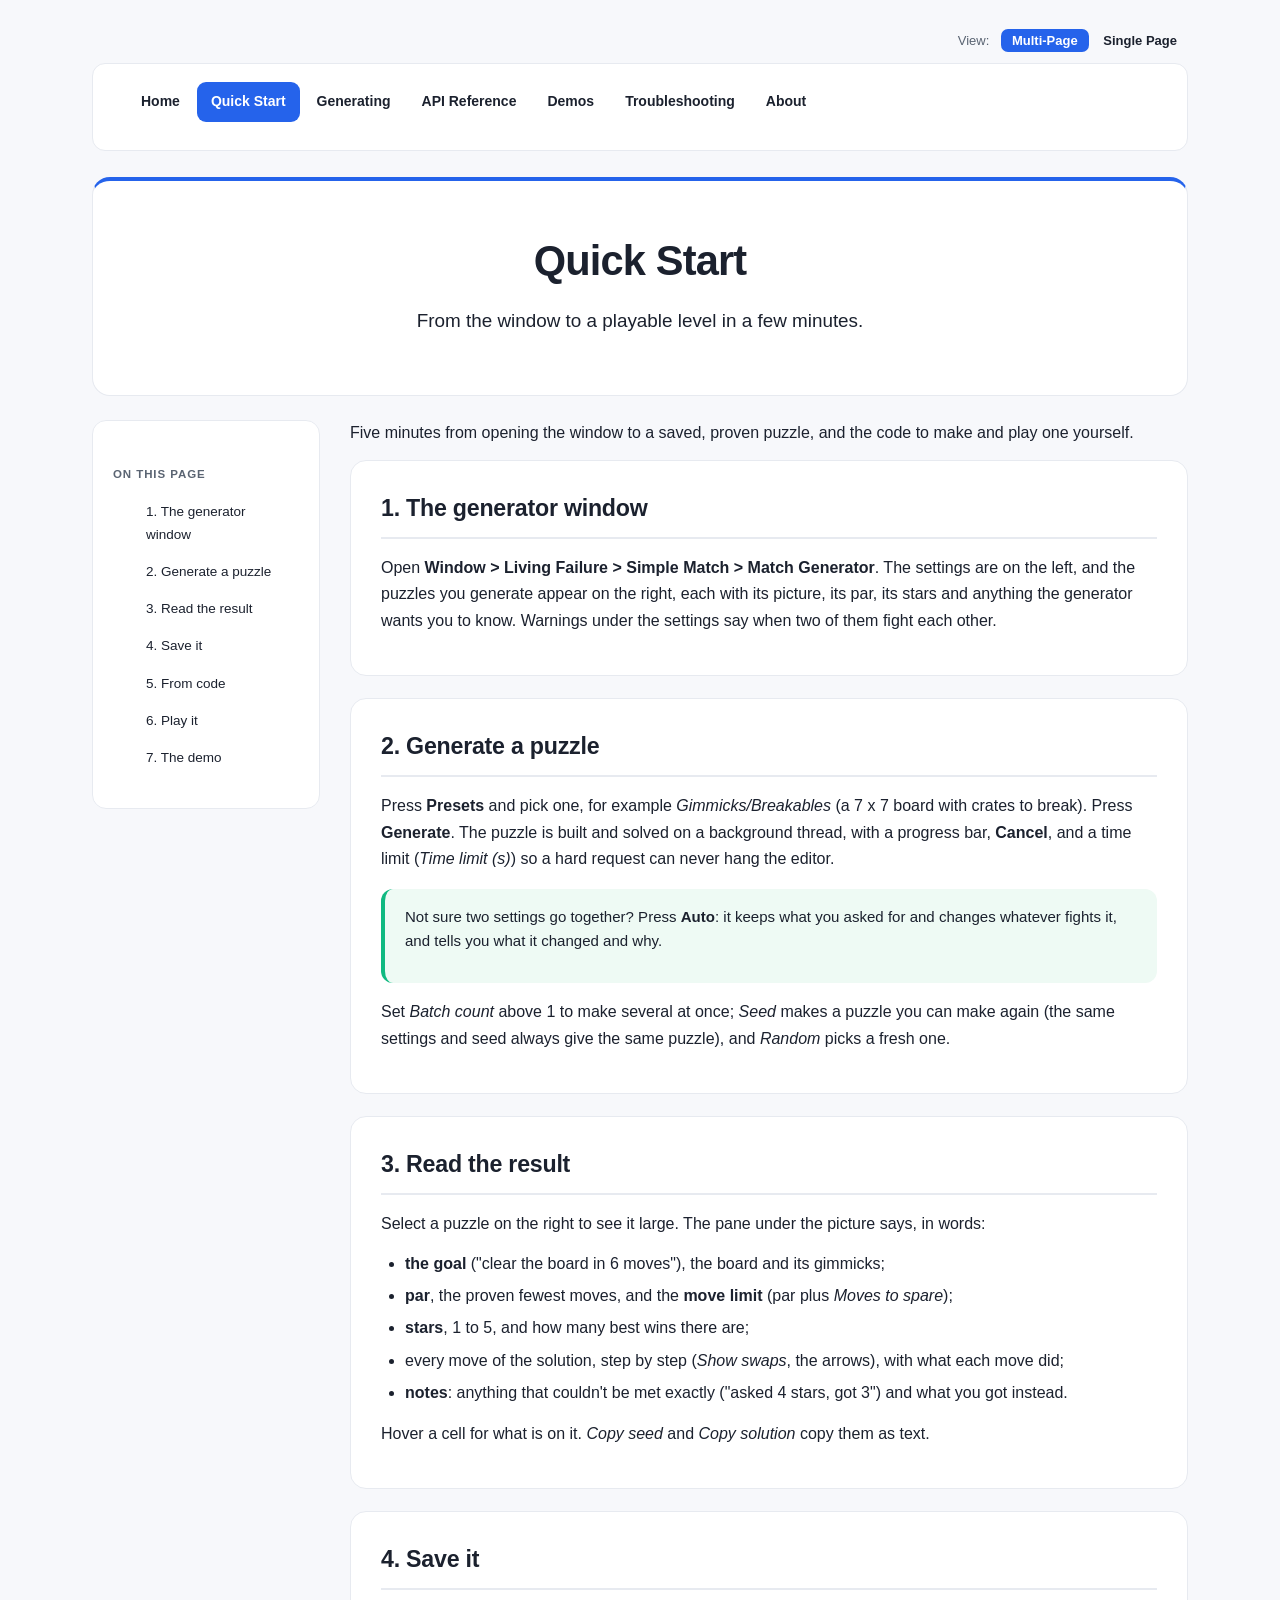
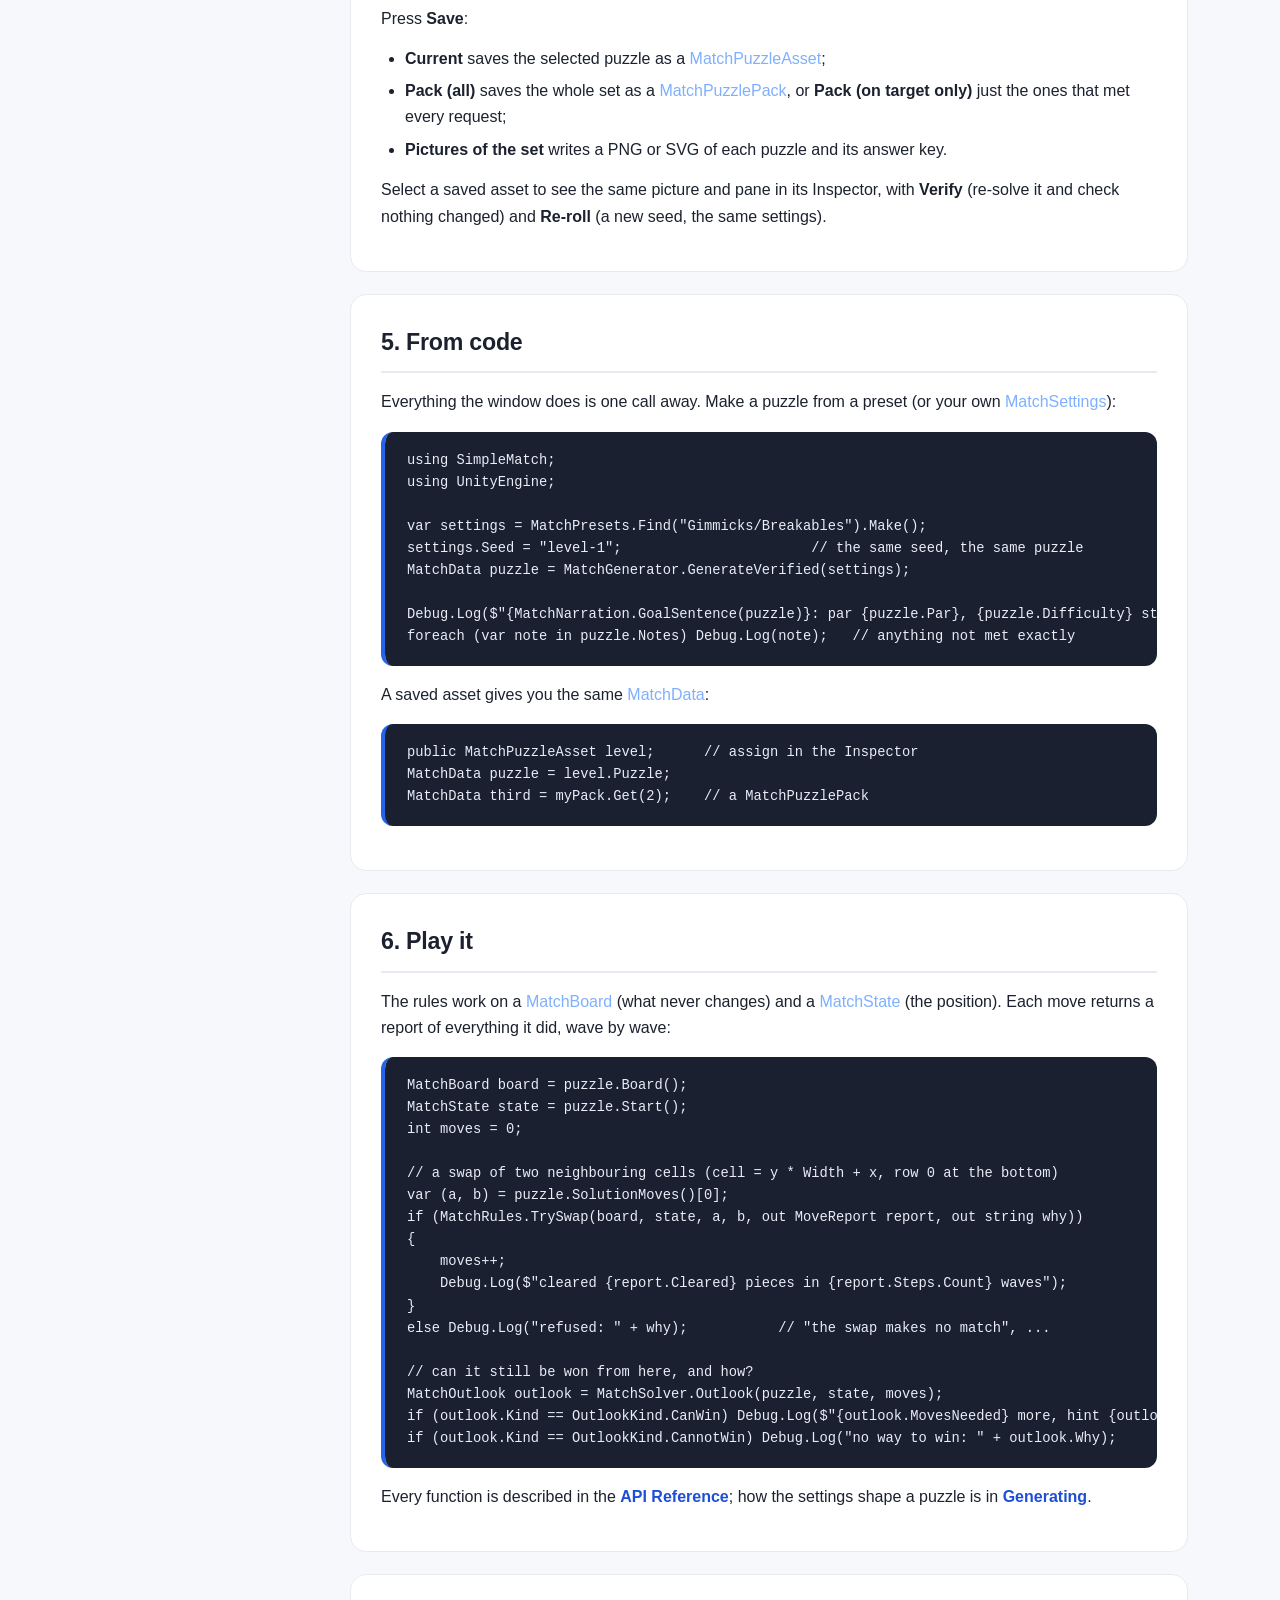
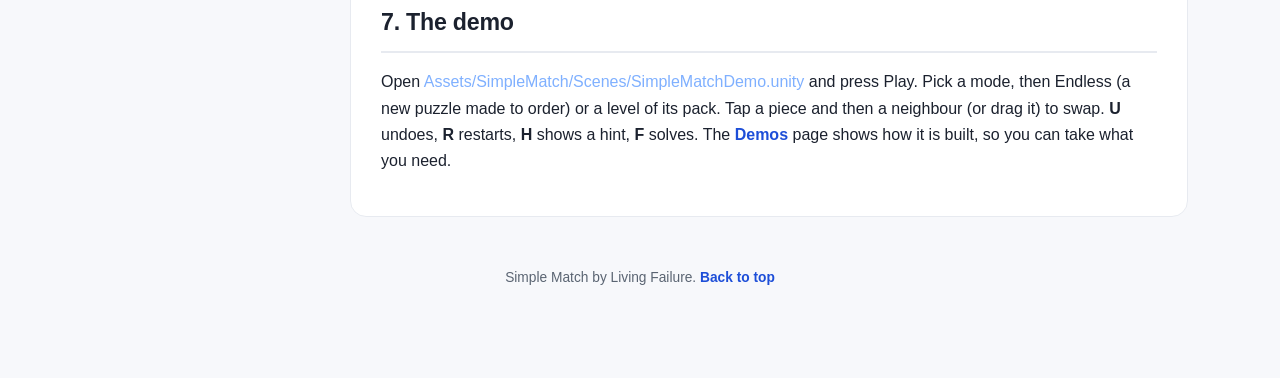
<file: quick-start.html>
<!DOCTYPE html>
<html lang="en">
<head>
<meta charset="UTF-8">
<meta name="viewport" content="width=device-width, initial-scale=1.0">
<title>Quick Start - Simple Match</title>
<link rel="stylesheet" href="assets/styles.css">
</head>
<body>
<div class="page-wrap">

  <div class="format-selector" id="top">
    <span class="format-label">View:</span>
    <a href="quick-start.html" class="format-link active">Multi-Page</a>
    <a href="single-page.html#quick-start" class="format-link">Single Page</a>
  </div>

  <nav class="navbar"><ul>
    <li><a href="index.html">Home</a></li>
    <li><a href="quick-start.html" class="active">Quick Start</a></li>
    <li><a href="generating.html">Generating</a></li>
    <li><a href="api-reference.html">API Reference</a></li>
    <li><a href="demos.html">Demos</a></li>
    <li><a href="troubleshooting.html">Troubleshooting</a></li>
    <li><a href="about.html">About</a></li>
  </ul></nav>

  <div class="hero">
    <h1>Quick Start</h1>
    <p class="tagline">From the window to a playable level in a few minutes.</p>
  </div>

  <div class="page-layout">
    <aside class="toc">
      <h3>On this page</h3>
      <ul>
        <li><a href="#window">1. The generator window</a></li>
        <li><a href="#generate">2. Generate a puzzle</a></li>
        <li><a href="#read">3. Read the result</a></li>
        <li><a href="#save">4. Save it</a></li>
        <li><a href="#code">5. From code</a></li>
        <li><a href="#play">6. Play it</a></li>
        <li><a href="#demo">7. The demo</a></li>
      </ul>
    </aside>
    <main class="content">
      <p>Five minutes from opening the window to a saved, proven puzzle, and the code to make and play one yourself.</p>

      <div class="section">
        <h2 id="window">1. The generator window</h2>
        <p>Open <strong>Window &gt; Living Failure &gt; Simple Match &gt; Match Generator</strong>. The settings are on the
          left, and the puzzles you generate appear on the right, each with its picture, its par, its stars and anything the
          generator wants you to know. Warnings under the settings say when two of them fight each other.</p>
      </div>

      <div class="section">
        <h2 id="generate">2. Generate a puzzle</h2>
        <p>Press <strong>Presets</strong> and pick one, for example <em>Gimmicks/Breakables</em> (a 7 x 7 board with crates
          to break). Press <strong>Generate</strong>. The puzzle is built and solved on a background thread, with a progress
          bar, <strong>Cancel</strong>, and a time limit (<em>Time limit (s)</em>) so a hard request can never hang the
          editor.</p>
        <div class="callout tip"><p>Not sure two settings go together? Press <strong>Auto</strong>: it keeps what you asked
          for and changes whatever fights it, and tells you what it changed and why.</p></div>
        <p>Set <em>Batch count</em> above 1 to make several at once; <em>Seed</em> makes a puzzle you can make again (the same
          settings and seed always give the same puzzle), and <em>Random</em> picks a fresh one.</p>
      </div>

      <div class="section">
        <h2 id="read">3. Read the result</h2>
        <p>Select a puzzle on the right to see it large. The pane under the picture says, in words:</p>
        <ul>
          <li><strong>the goal</strong> ("clear the board in 6 moves"), the board and its gimmicks;</li>
          <li><strong>par</strong>, the proven fewest moves, and the <strong>move limit</strong> (par plus <em>Moves to
            spare</em>);</li>
          <li><strong>stars</strong>, 1 to 5, and how many best wins there are;</li>
          <li>every move of the solution, step by step (<em>Show swaps</em>, the arrows), with what each move did;</li>
          <li><strong>notes</strong>: anything that couldn't be met exactly ("asked 4 stars, got 3") and what you got
            instead.</li>
        </ul>
        <p>Hover a cell for what is on it. <em>Copy seed</em> and <em>Copy solution</em> copy them as text.</p>
      </div>

      <div class="section">
        <h2 id="save">4. Save it</h2>
        <p>Press <strong>Save</strong>:</p>
        <ul>
          <li><strong>Current</strong> saves the selected puzzle as a <span class="k">MatchPuzzleAsset</span>;</li>
          <li><strong>Pack (all)</strong> saves the whole set as a <span class="k">MatchPuzzlePack</span>, or <strong>Pack (on
            target only)</strong> just the ones that met every request;</li>
          <li><strong>Pictures of the set</strong> writes a PNG or SVG of each puzzle and its answer key.</li>
        </ul>
        <p>Select a saved asset to see the same picture and pane in its Inspector, with <strong>Verify</strong> (re-solve it
          and check nothing changed) and <strong>Re-roll</strong> (a new seed, the same settings).</p>
      </div>

      <div class="section">
        <h2 id="code">5. From code</h2>
        <p>Everything the window does is one call away. Make a puzzle from a preset (or your own
          <span class="k">MatchSettings</span>):</p>
<pre><code>using SimpleMatch;
using UnityEngine;

var settings = MatchPresets.Find("Gimmicks/Breakables").Make();
settings.Seed = "level-1";                       // the same seed, the same puzzle
MatchData puzzle = MatchGenerator.GenerateVerified(settings);

Debug.Log($"{MatchNarration.GoalSentence(puzzle)}: par {puzzle.Par}, {puzzle.Difficulty} stars");
foreach (var note in puzzle.Notes) Debug.Log(note);   // anything not met exactly</code></pre>
        <p>A saved asset gives you the same <span class="k">MatchData</span>:</p>
<pre><code>public MatchPuzzleAsset level;      // assign in the Inspector
MatchData puzzle = level.Puzzle;
MatchData third = myPack.Get(2);    // a MatchPuzzlePack</code></pre>
      </div>

      <div class="section">
        <h2 id="play">6. Play it</h2>
        <p>The rules work on a <span class="k">MatchBoard</span> (what never changes) and a <span class="k">MatchState</span>
          (the position). Each move returns a report of everything it did, wave by wave:</p>
<pre><code>MatchBoard board = puzzle.Board();
MatchState state = puzzle.Start();
int moves = 0;

// a swap of two neighbouring cells (cell = y * Width + x, row 0 at the bottom)
var (a, b) = puzzle.SolutionMoves()[0];
if (MatchRules.TrySwap(board, state, a, b, out MoveReport report, out string why))
{
    moves++;
    Debug.Log($"cleared {report.Cleared} pieces in {report.Steps.Count} waves");
}
else Debug.Log("refused: " + why);           // "the swap makes no match", ...

// can it still be won from here, and how?
MatchOutlook outlook = MatchSolver.Outlook(puzzle, state, moves);
if (outlook.Kind == OutlookKind.CanWin) Debug.Log($"{outlook.MovesNeeded} more, hint {outlook.Hint}");
if (outlook.Kind == OutlookKind.CannotWin) Debug.Log("no way to win: " + outlook.Why);</code></pre>
        <p>Every function is described in the <a href="api-reference.html">API Reference</a>; how the settings shape a puzzle
          is in <a href="generating.html">Generating</a>.</p>
      </div>

      <div class="section">
        <h2 id="demo">7. The demo</h2>
        <p>Open <span class="k">Assets/SimpleMatch/Scenes/SimpleMatchDemo.unity</span> and press Play. Pick a mode, then
          Endless (a new puzzle made to order) or a level of its pack. Tap a piece and then a neighbour (or drag it) to swap.
          <strong>U</strong> undoes, <strong>R</strong> restarts, <strong>H</strong> shows a hint, <strong>F</strong>
          solves. The <a href="demos.html">Demos</a> page shows how it is built, so you can take what you need.</p>
      </div>

    </main>
  </div>

  <div class="footer">Simple Match by Living Failure. <a href="#top">Back to top</a></div>
</div>
</body>
</html>
</file>
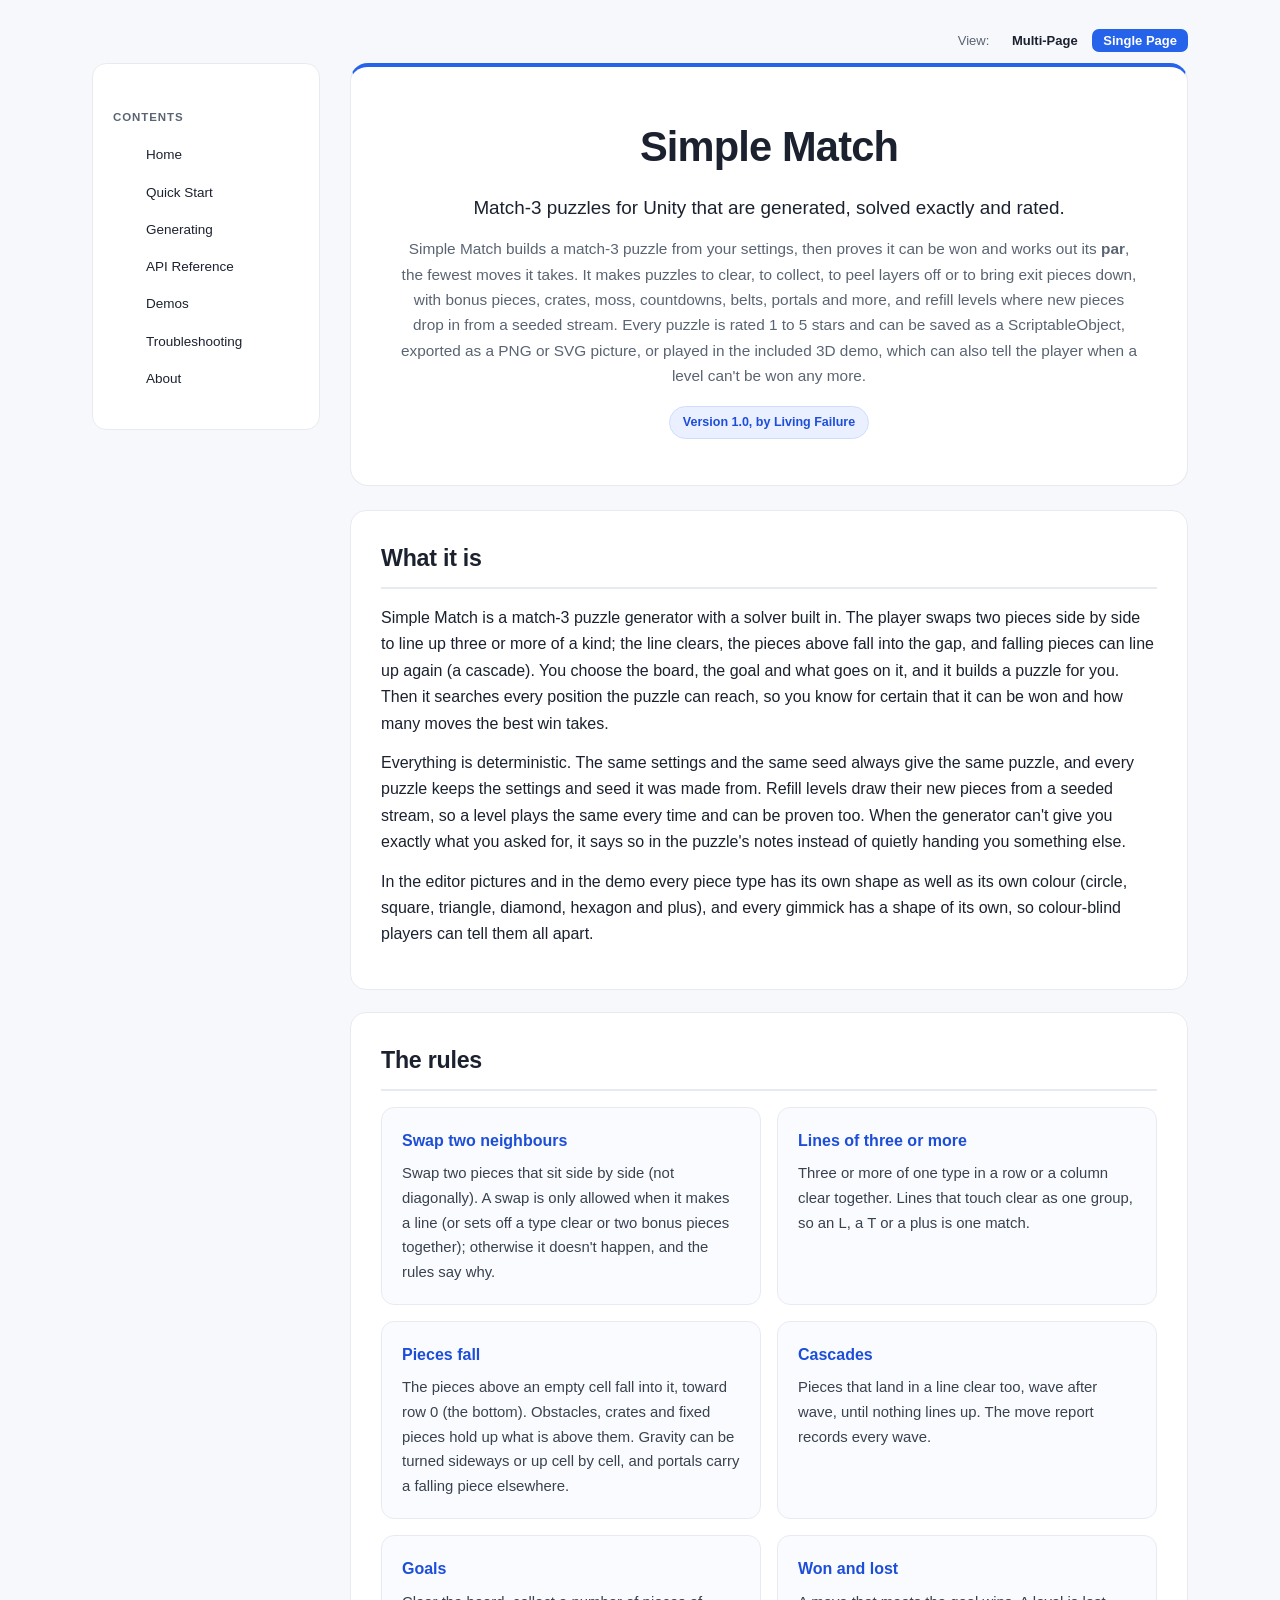
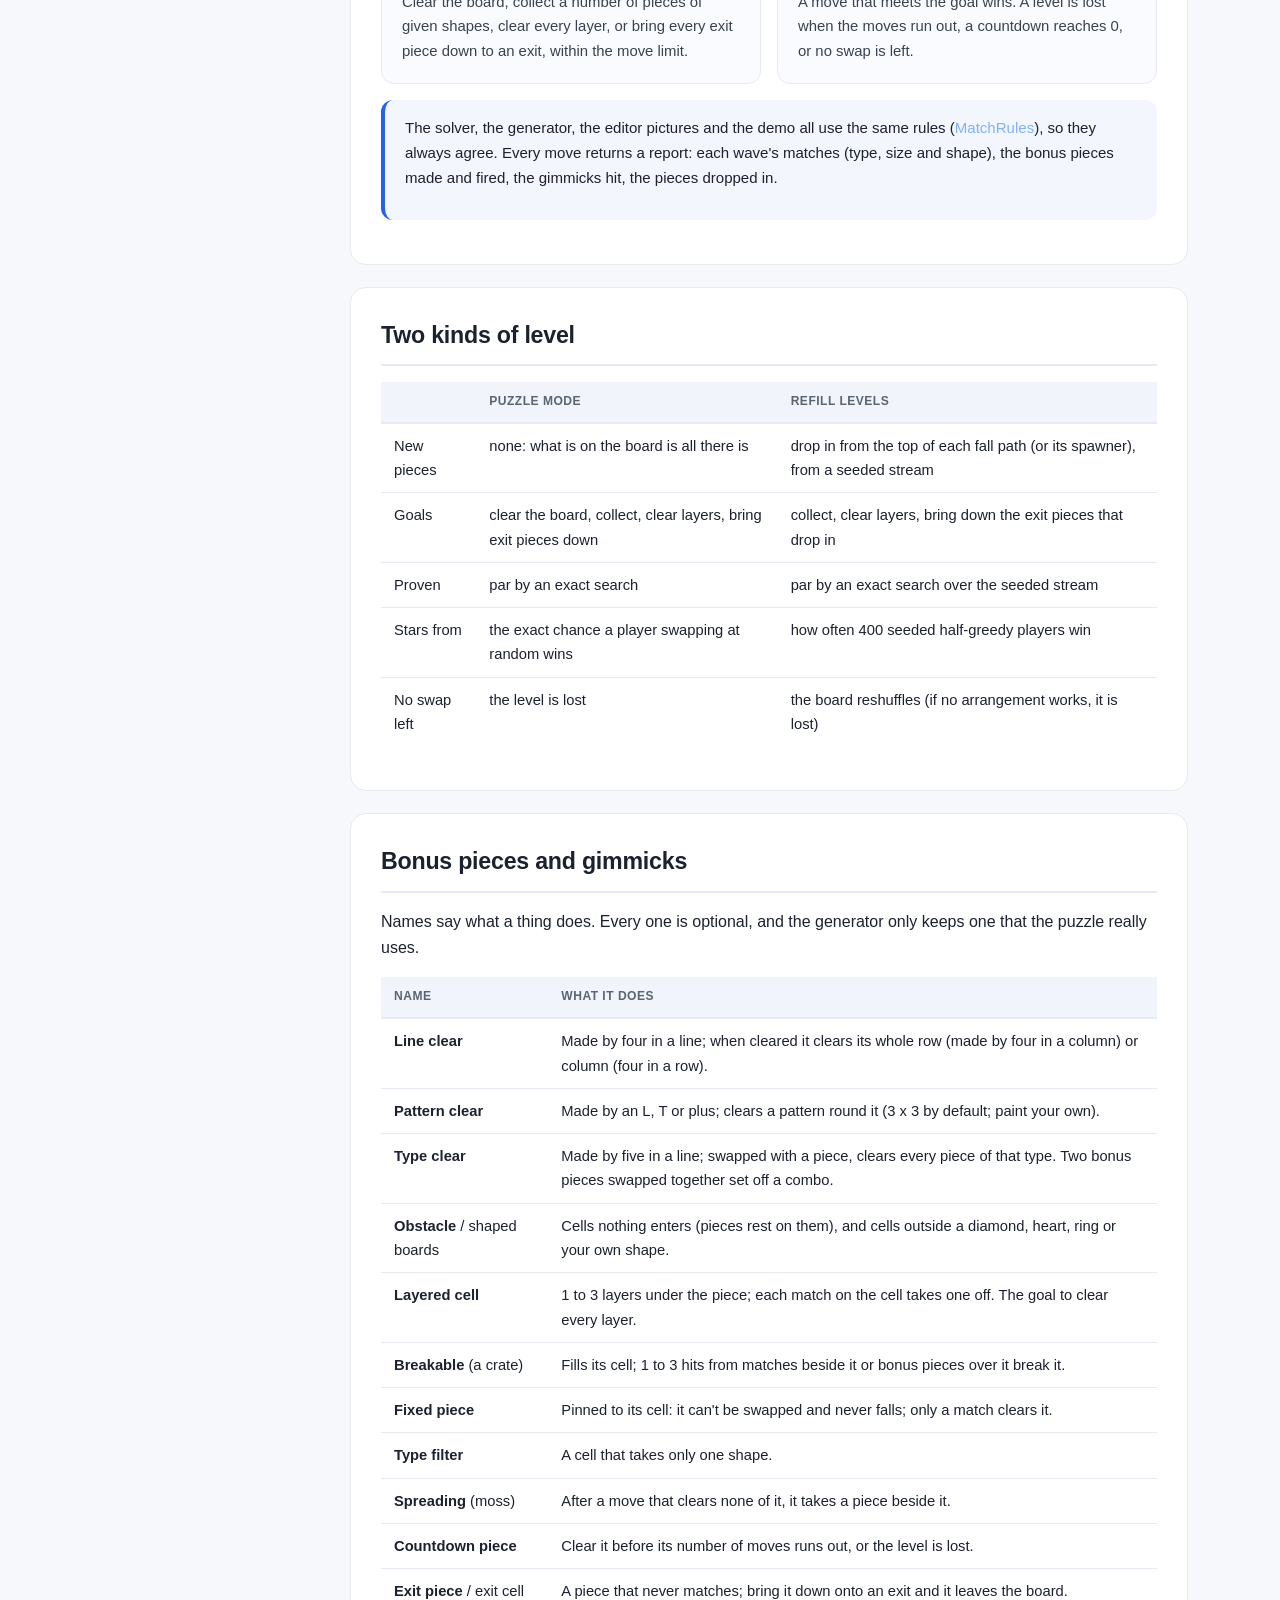
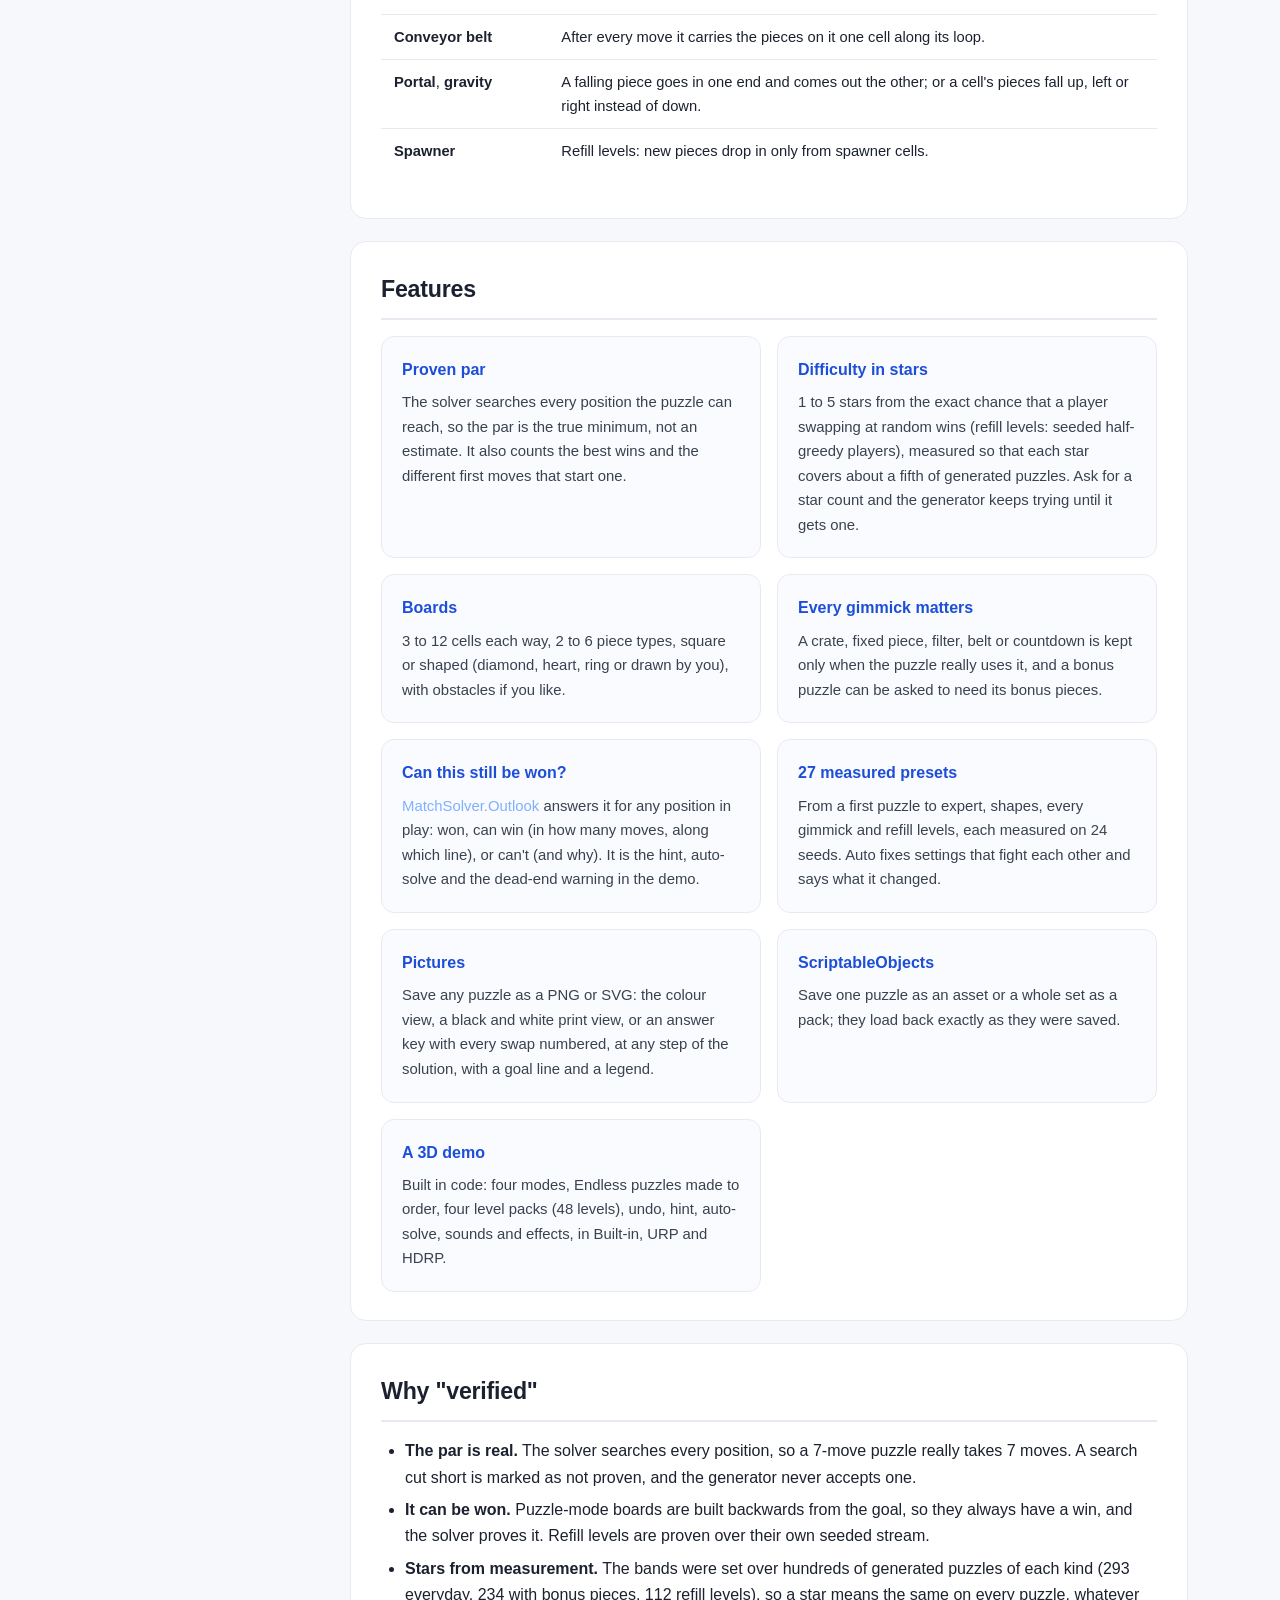
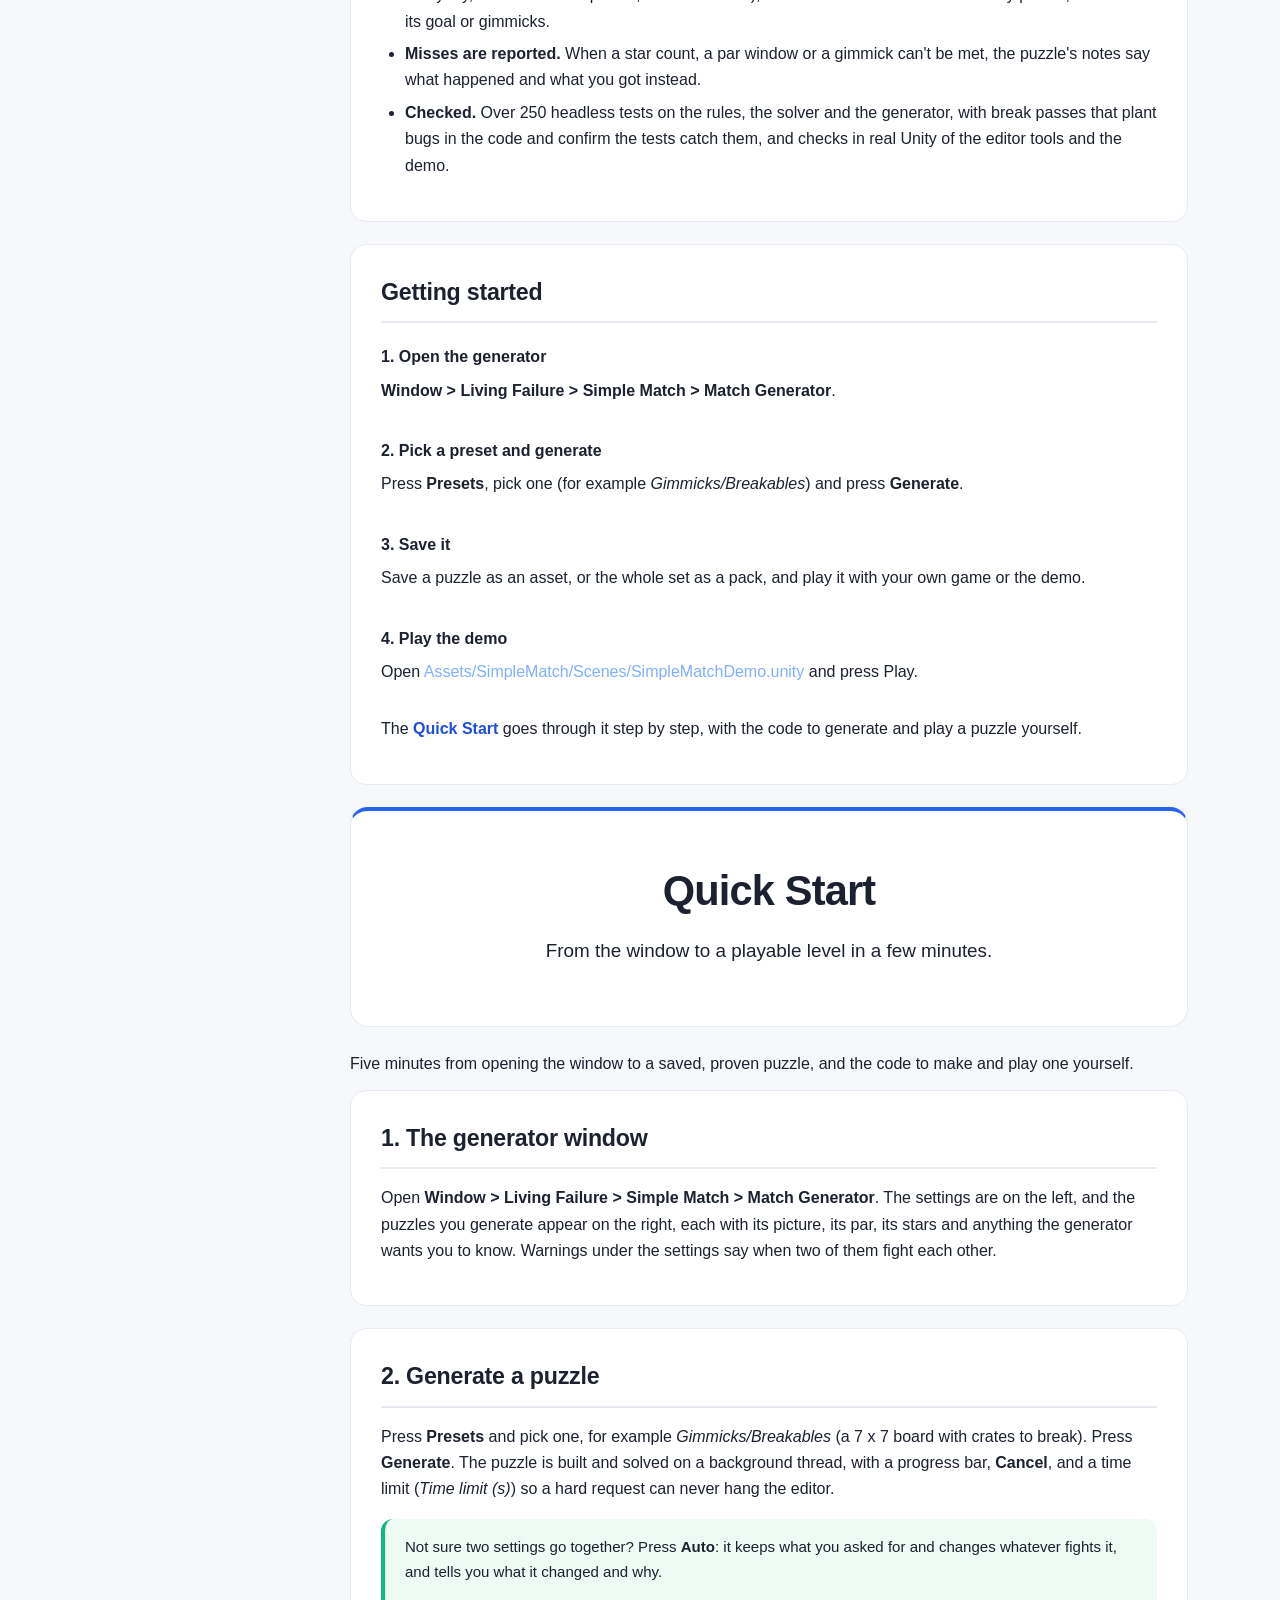
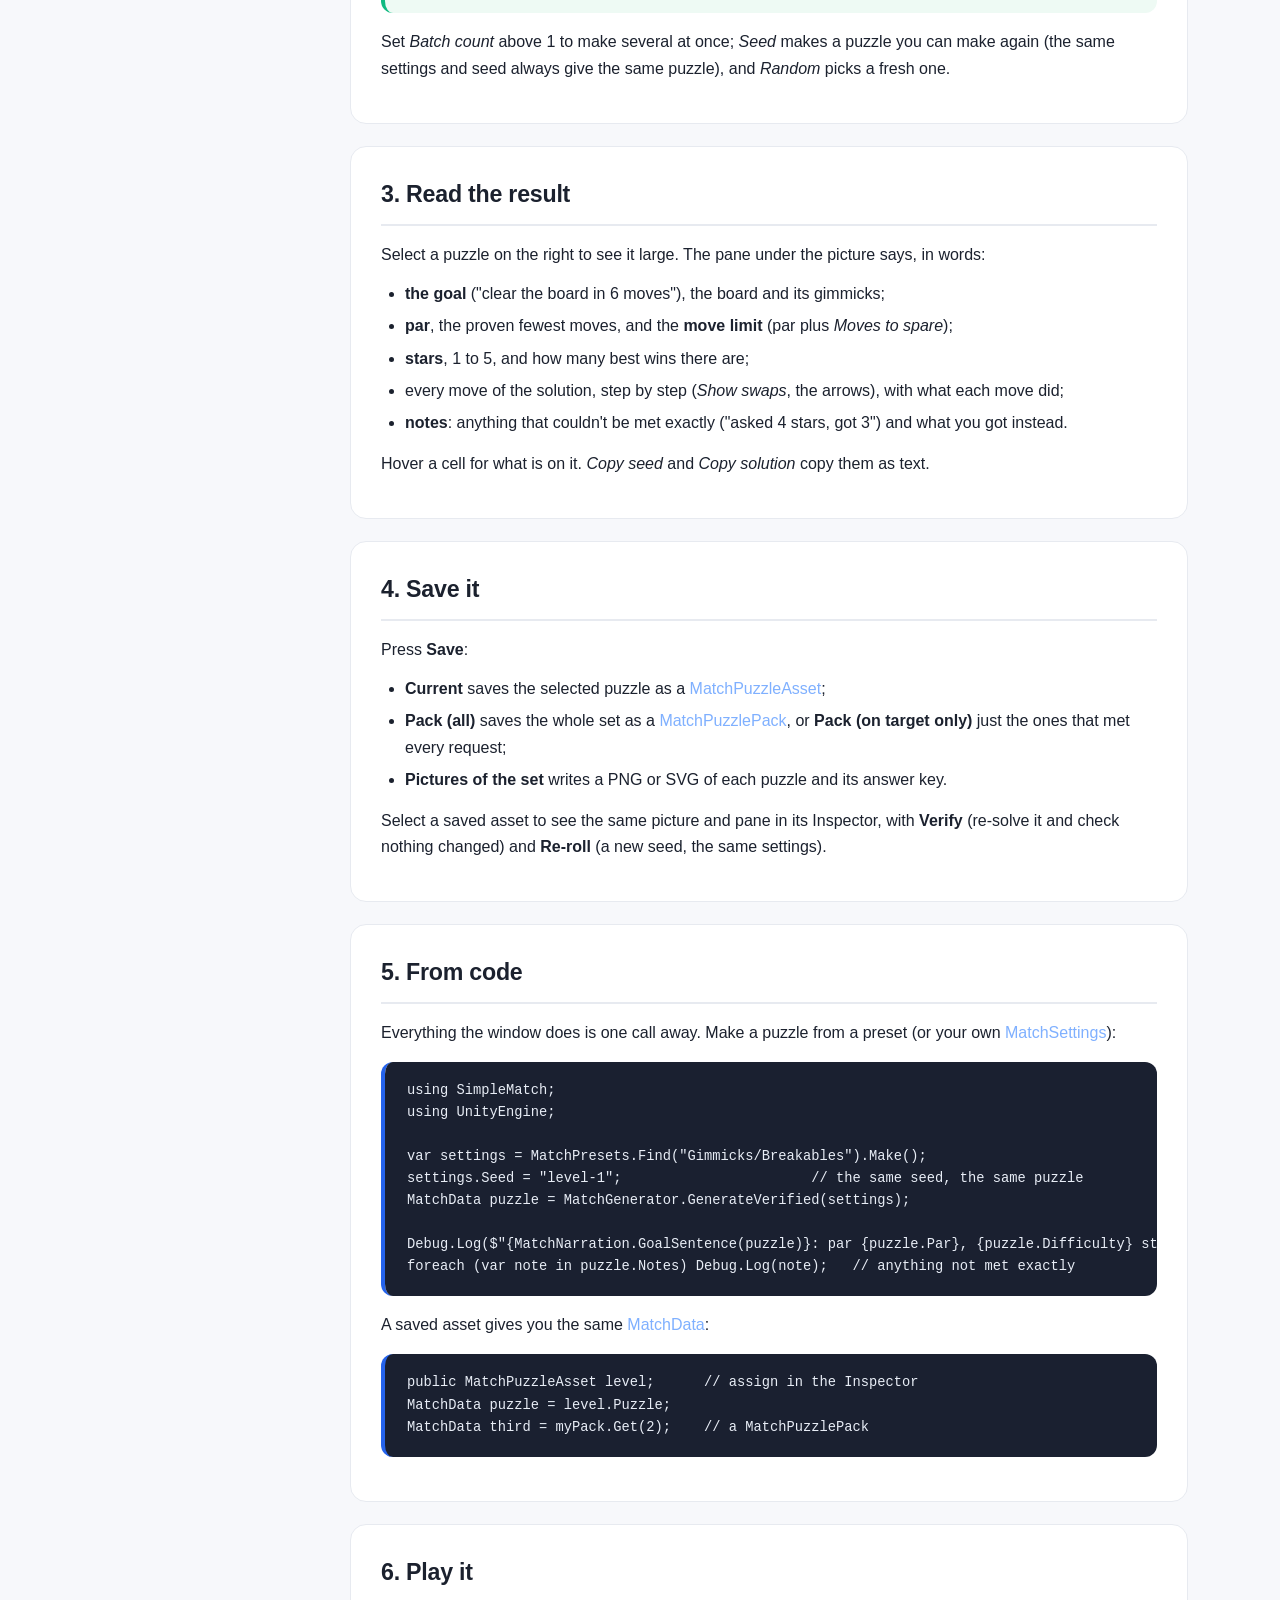
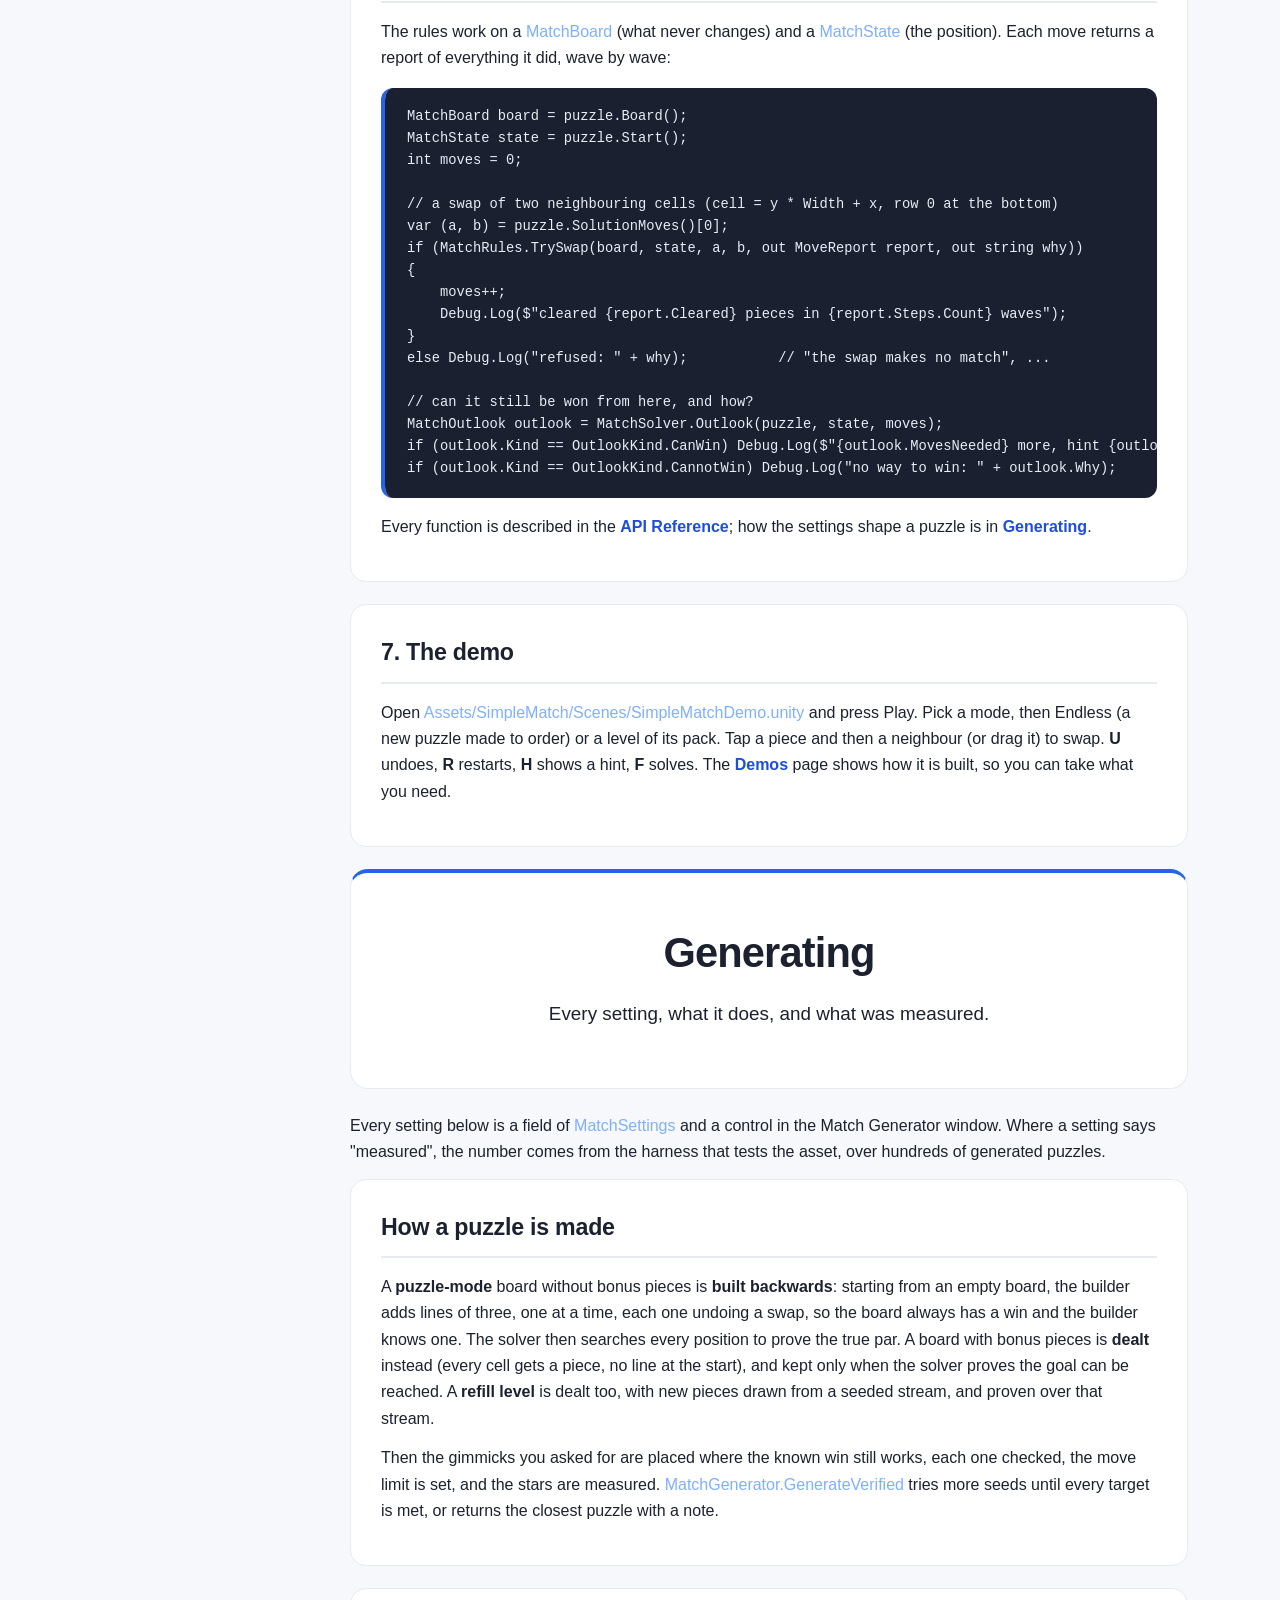
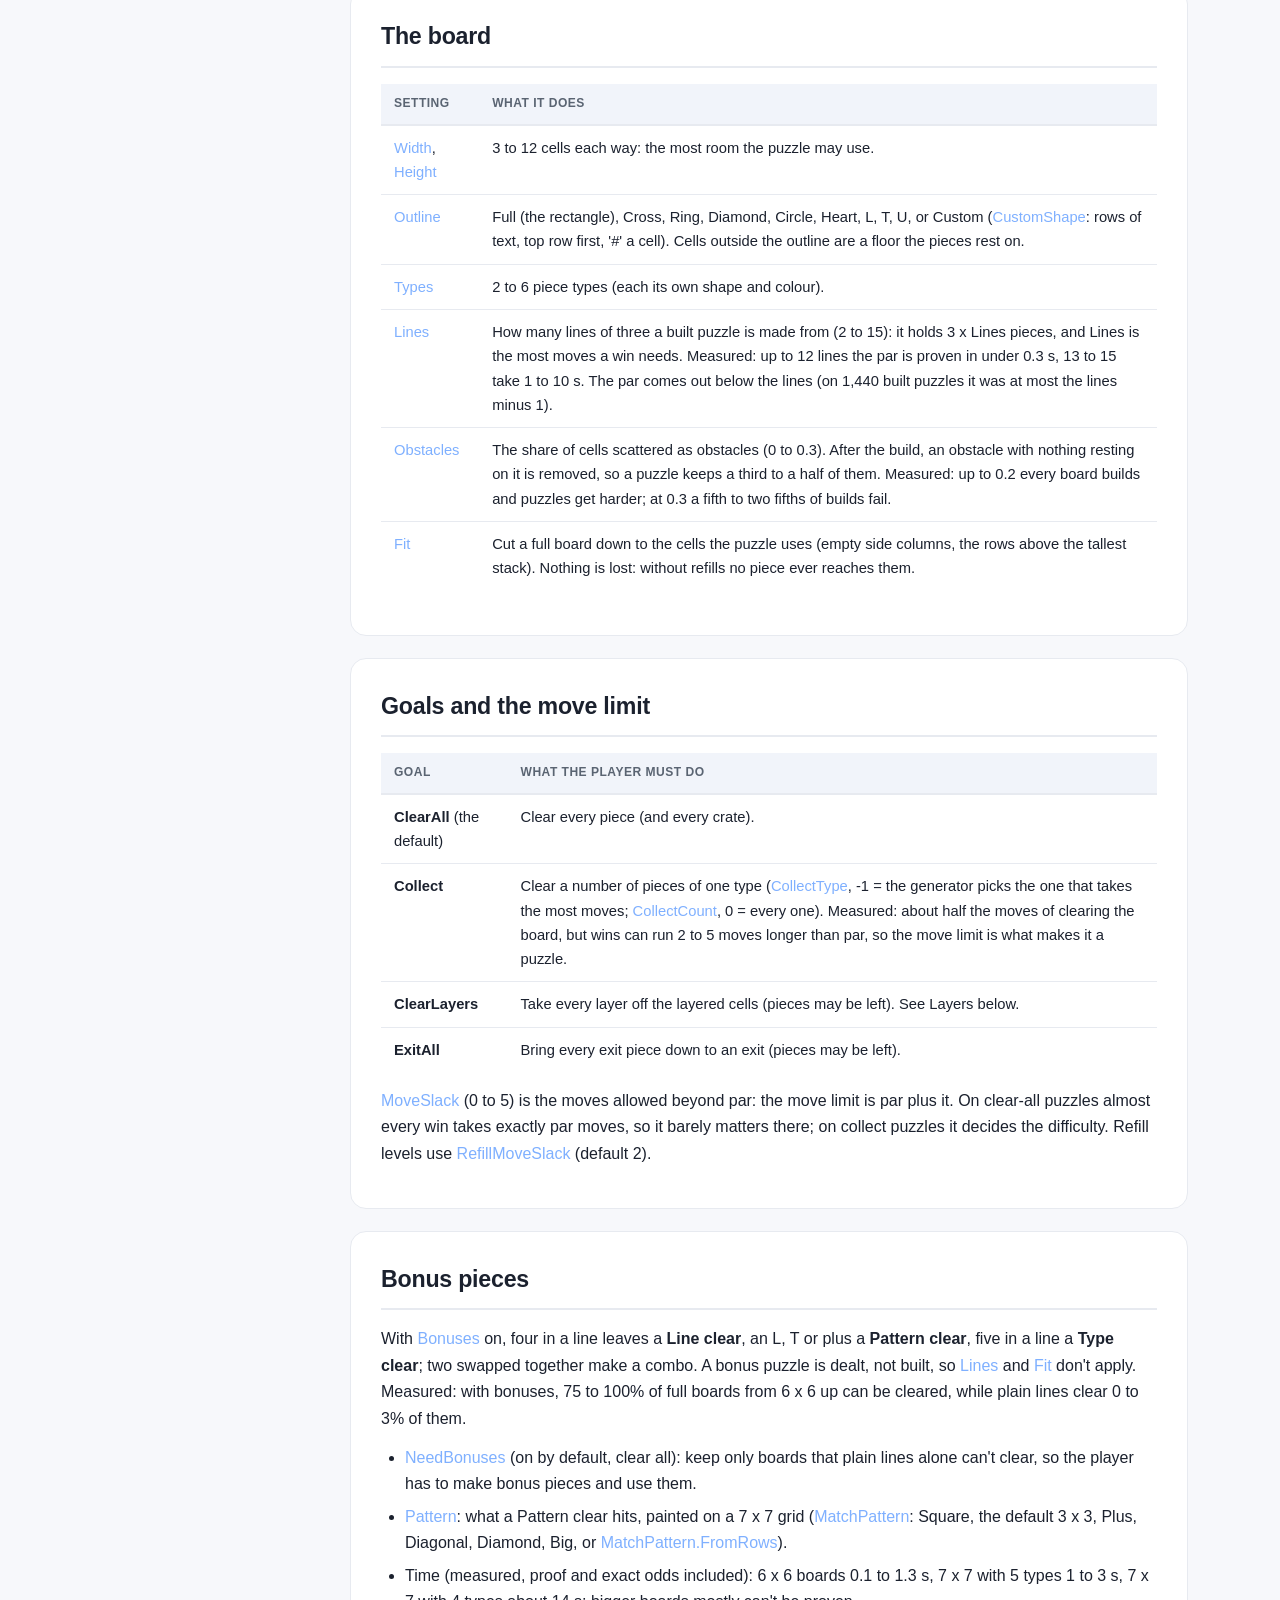
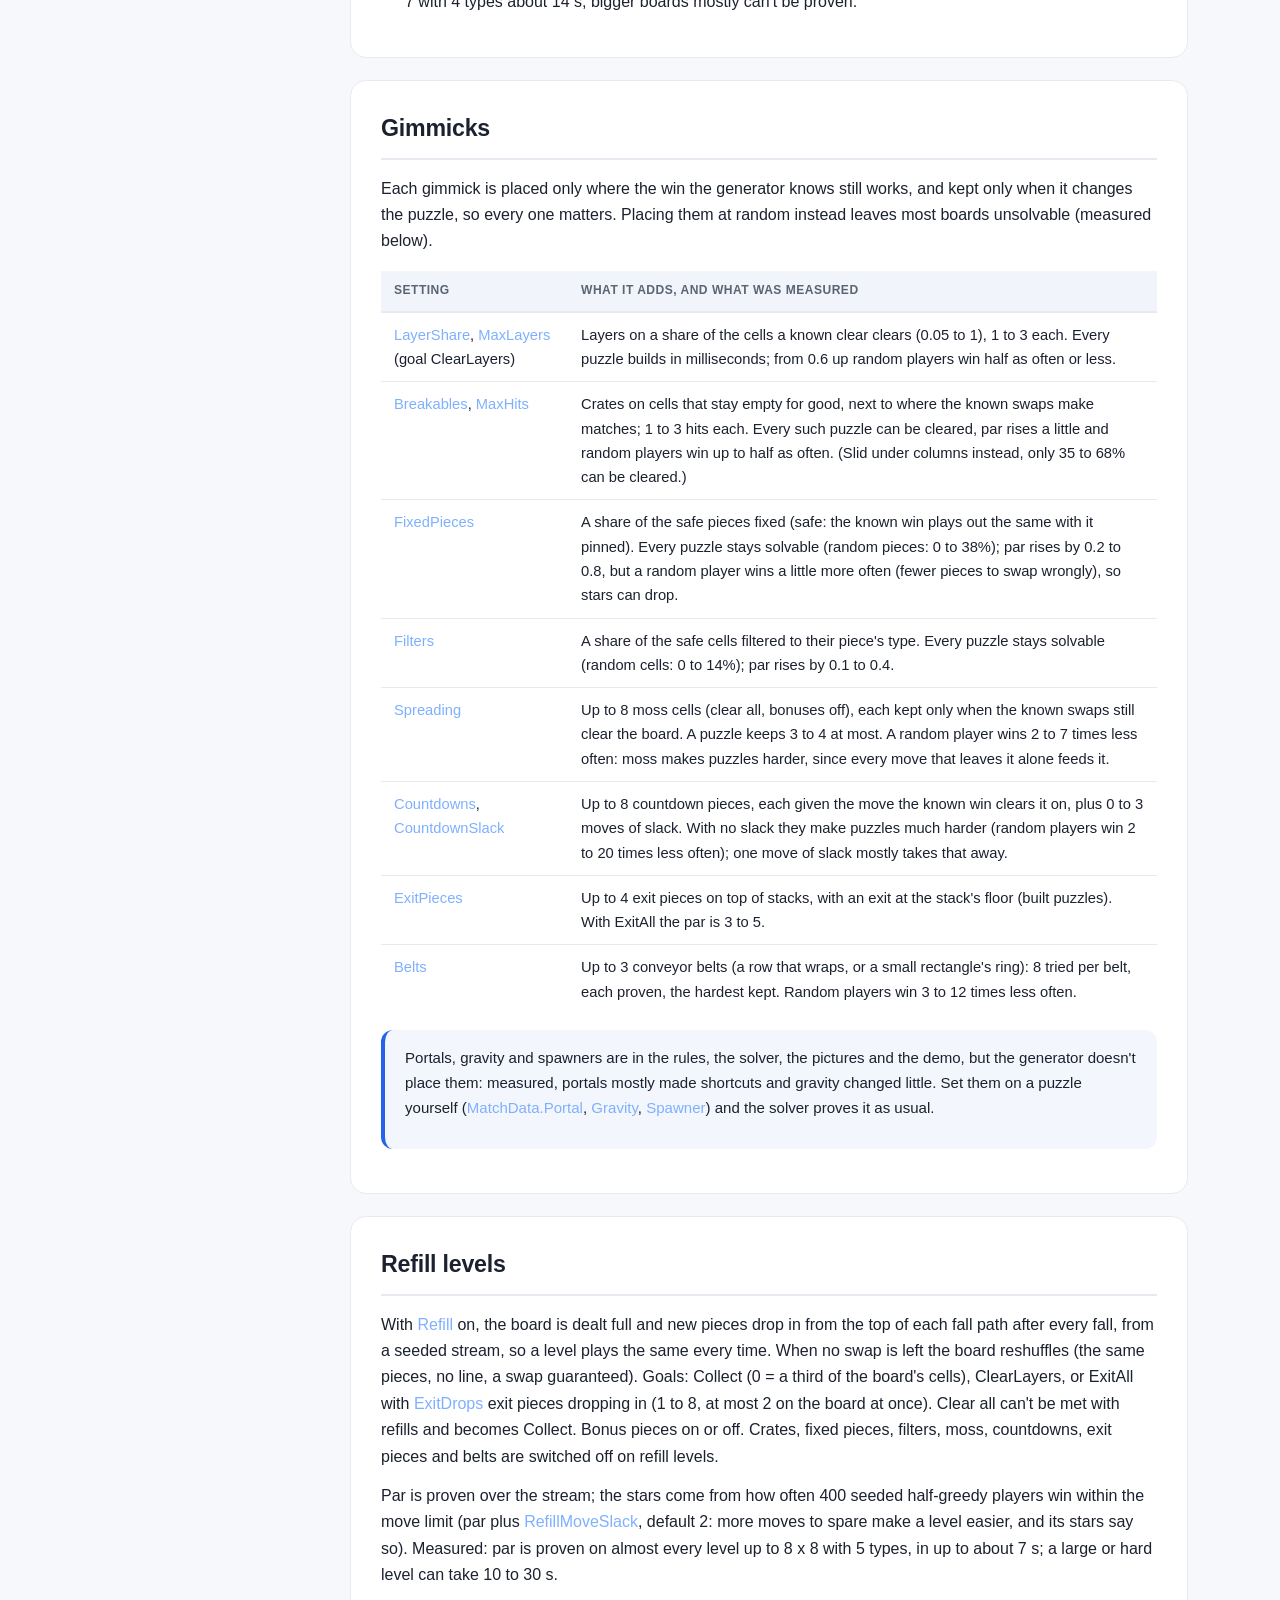
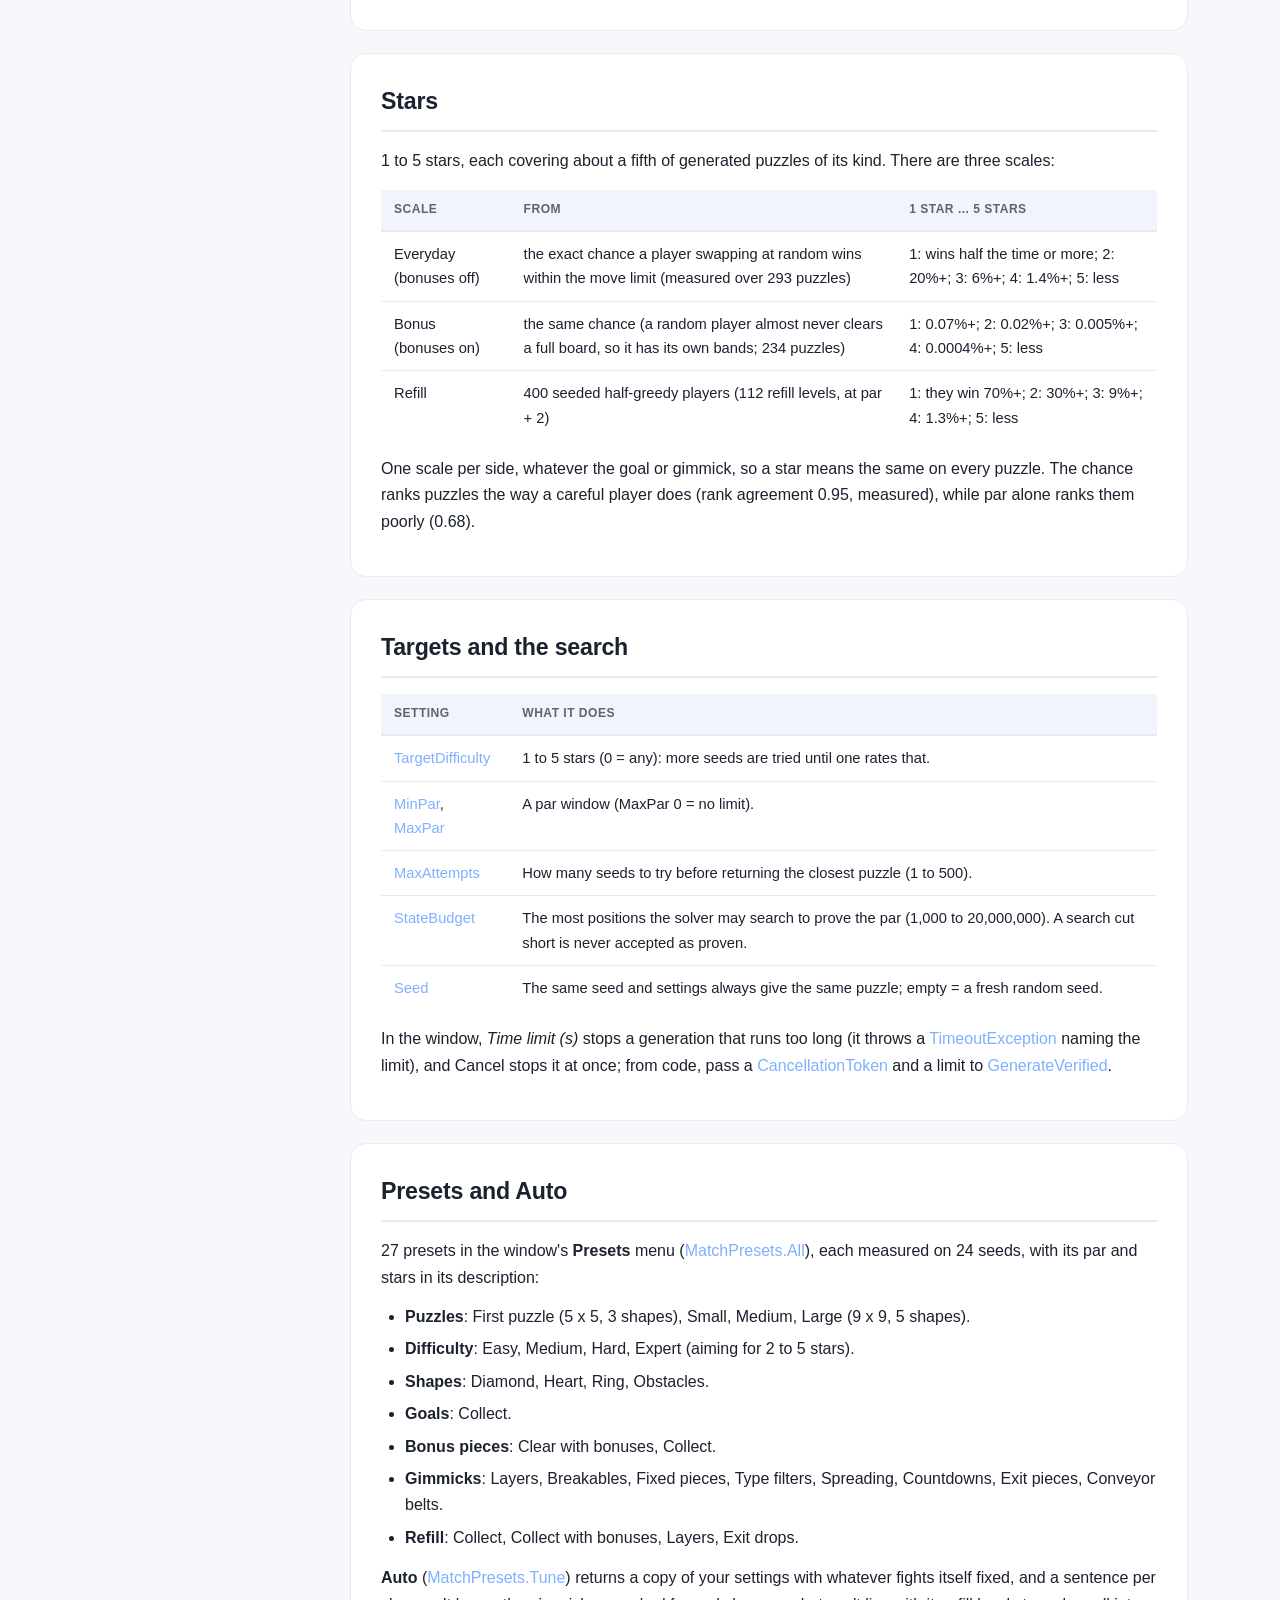
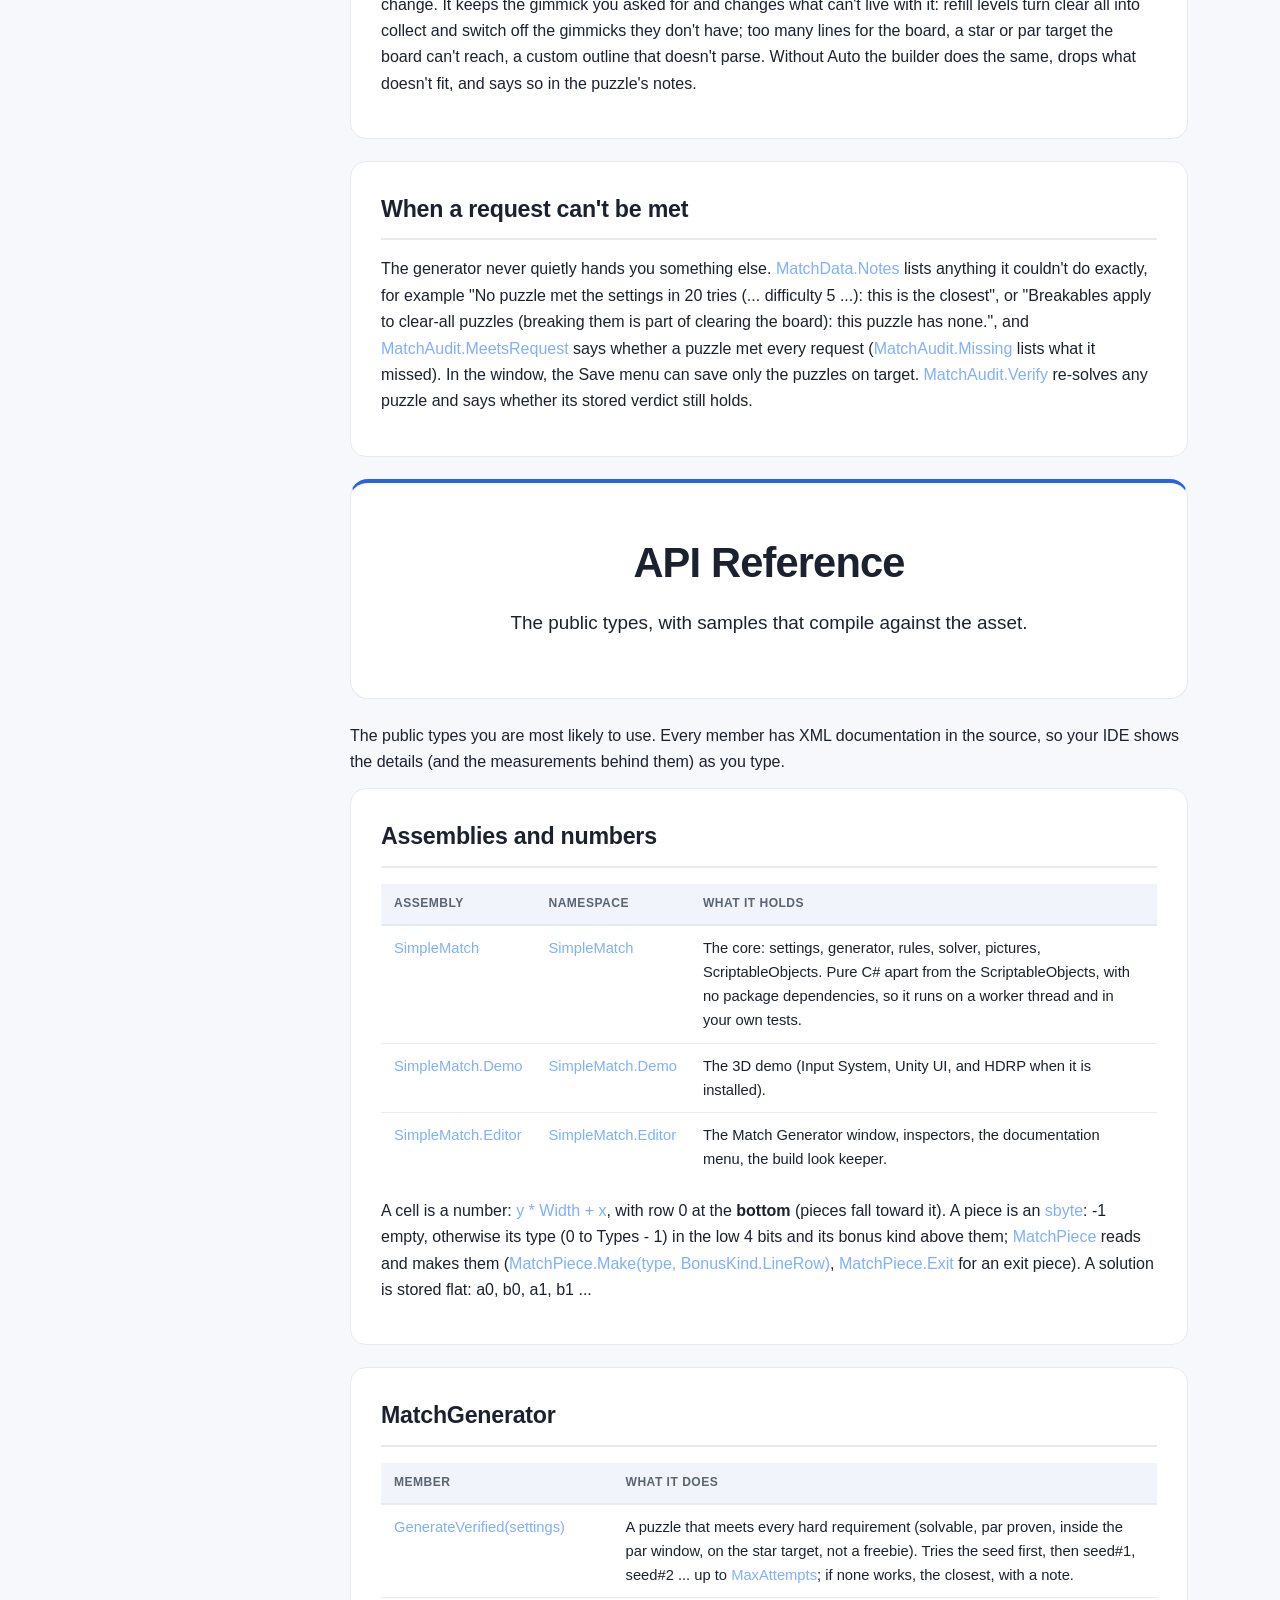
<file: single-page.html>
<!DOCTYPE html>
<html lang="en">
<head>
<meta charset="UTF-8">
<meta name="viewport" content="width=device-width, initial-scale=1.0">
<title>Simple Match - Documentation (single page)</title>
<link rel="stylesheet" href="assets/styles.css">
</head>
<body>
<!-- Generated from the other documentation pages, which hold the same text. -->
<div class="page-wrap">

  <div class="format-selector" id="top">
    <span class="format-label">View:</span>
    <a href="index.html" class="format-link">Multi-Page</a>
    <a href="single-page.html" class="format-link active">Single Page</a>
  </div>

  <div class="page-layout">
    <aside class="toc">
      <h3>Contents</h3>
      <ul>
        <li><a href="#index">Home</a></li>
        <li><a href="#quick-start">Quick Start</a></li>
        <li><a href="#generating">Generating</a></li>
        <li><a href="#api-reference">API Reference</a></li>
        <li><a href="#demos">Demos</a></li>
        <li><a href="#troubleshooting">Troubleshooting</a></li>
        <li><a href="#about">About</a></li>
      </ul>
    </aside>
    <main class="content">

      <div class="hero" id="index">
    <h1>Simple Match</h1>
    <p class="tagline">Match-3 puzzles for Unity that are generated, solved exactly and rated.</p>
    <p class="sub-tagline">Simple Match builds a match-3 puzzle from your settings, then proves it can be won and works out
      its <strong>par</strong>, the fewest moves it takes. It makes puzzles to clear, to collect, to peel layers off or to
      bring exit pieces down, with bonus pieces, crates, moss, countdowns, belts, portals and more, and refill levels where
      new pieces drop in from a seeded stream. Every puzzle is rated 1 to 5 stars and can be saved as a ScriptableObject,
      exported as a PNG or SVG picture, or played in the included 3D demo, which can also tell the player when a level
      can't be won any more.</p>
    <div class="pill">Version 1.0, by Living Failure</div>
      </div>


      <div class="section">
        <h2 id="index-what">What it is</h2>
        <p>Simple Match is a match-3 puzzle generator with a solver built in. The player swaps two pieces side by side to
          line up three or more of a kind; the line clears, the pieces above fall into the gap, and falling pieces can line
          up again (a cascade). You choose the board, the goal and what goes on it, and it builds a puzzle for you. Then it
          searches every position the puzzle can reach, so you know for certain that it can be won and how many moves the
          best win takes.</p>
        <p>Everything is deterministic. The same settings and the same seed always give the same puzzle, and every puzzle
          keeps the settings and seed it was made from. Refill levels draw their new pieces from a seeded stream, so a level
          plays the same every time and can be proven too. When the generator can't give you exactly what you asked for, it
          says so in the puzzle's notes instead of quietly handing you something else.</p>
        <p>In the editor pictures and in the demo every piece type has its own shape as well as its own colour (circle,
          square, triangle, diamond, hexagon and plus), and every gimmick has a shape of its own, so colour-blind players can
          tell them all apart.</p>
      </div>

      <div class="section">
        <h2 id="index-rules">The rules</h2>
        <div class="feature-grid">
          <div class="feature-card"><h4>Swap two neighbours</h4><p>Swap two pieces that sit side by side (not diagonally).
            A swap is only allowed when it makes a line (or sets off a type clear or two bonus pieces together); otherwise it
            doesn't happen, and the rules say why.</p></div>
          <div class="feature-card"><h4>Lines of three or more</h4><p>Three or more of one type in a row or a column clear
            together. Lines that touch clear as one group, so an L, a T or a plus is one match.</p></div>
          <div class="feature-card"><h4>Pieces fall</h4><p>The pieces above an empty cell fall into it, toward row 0 (the
            bottom). Obstacles, crates and fixed pieces hold up what is above them. Gravity can be turned sideways or up cell
            by cell, and portals carry a falling piece elsewhere.</p></div>
          <div class="feature-card"><h4>Cascades</h4><p>Pieces that land in a line clear too, wave after wave, until nothing
            lines up. The move report records every wave.</p></div>
          <div class="feature-card"><h4>Goals</h4><p>Clear the board, collect a number of pieces of given shapes, clear
            every layer, or bring every exit piece down to an exit, within the move limit.</p></div>
          <div class="feature-card"><h4>Won and lost</h4><p>A move that meets the goal wins. A level is lost when the moves
            run out, a countdown reaches 0, or no swap is left.</p></div>
        </div>
        <div class="callout info"><p>The solver, the generator, the editor pictures and the demo all use the same rules
          (<span class="k">MatchRules</span>), so they always agree. Every move returns a report: each wave's matches (type,
          size and shape), the bonus pieces made and fired, the gimmicks hit, the pieces dropped in.</p></div>
      </div>

      <div class="section">
        <h2 id="index-modes">Two kinds of level</h2>
        <table>
          <tr><th></th><th>Puzzle mode</th><th>Refill levels</th></tr>
          <tr><td>New pieces</td><td>none: what is on the board is all there is</td><td>drop in from the top of each fall path
            (or its spawner), from a seeded stream</td></tr>
          <tr><td>Goals</td><td>clear the board, collect, clear layers, bring exit pieces down</td><td>collect, clear layers,
            bring down the exit pieces that drop in</td></tr>
          <tr><td>Proven</td><td>par by an exact search</td><td>par by an exact search over the seeded stream</td></tr>
          <tr><td>Stars from</td><td>the exact chance a player swapping at random wins</td><td>how often 400 seeded
            half-greedy players win</td></tr>
          <tr><td>No swap left</td><td>the level is lost</td><td>the board reshuffles (if no arrangement works, it is
            lost)</td></tr>
        </table>
      </div>

      <div class="section">
        <h2 id="index-gimmicks">Bonus pieces and gimmicks</h2>
        <p>Names say what a thing does. Every one is optional, and the generator only keeps one that the puzzle really
          uses.</p>
        <table>
          <tr><th>Name</th><th>What it does</th></tr>
          <tr><td><strong>Line clear</strong></td><td>Made by four in a line; when cleared it clears its whole row (made by
            four in a column) or column (four in a row).</td></tr>
          <tr><td><strong>Pattern clear</strong></td><td>Made by an L, T or plus; clears a pattern round it (3 x 3 by
            default; paint your own).</td></tr>
          <tr><td><strong>Type clear</strong></td><td>Made by five in a line; swapped with a piece, clears every piece of that
            type. Two bonus pieces swapped together set off a combo.</td></tr>
          <tr><td><strong>Obstacle</strong> / shaped boards</td><td>Cells nothing enters (pieces rest on them), and cells
            outside a diamond, heart, ring or your own shape.</td></tr>
          <tr><td><strong>Layered cell</strong></td><td>1 to 3 layers under the piece; each match on the cell takes one off.
            The goal to clear every layer.</td></tr>
          <tr><td><strong>Breakable</strong> (a crate)</td><td>Fills its cell; 1 to 3 hits from matches beside it or bonus
            pieces over it break it.</td></tr>
          <tr><td><strong>Fixed piece</strong></td><td>Pinned to its cell: it can't be swapped and never falls; only a match
            clears it.</td></tr>
          <tr><td><strong>Type filter</strong></td><td>A cell that takes only one shape.</td></tr>
          <tr><td><strong>Spreading</strong> (moss)</td><td>After a move that clears none of it, it takes a piece beside
            it.</td></tr>
          <tr><td><strong>Countdown piece</strong></td><td>Clear it before its number of moves runs out, or the level is
            lost.</td></tr>
          <tr><td><strong>Exit piece</strong> / exit cell</td><td>A piece that never matches; bring it down onto an exit and
            it leaves the board.</td></tr>
          <tr><td><strong>Conveyor belt</strong></td><td>After every move it carries the pieces on it one cell along its
            loop.</td></tr>
          <tr><td><strong>Portal</strong>, <strong>gravity</strong></td><td>A falling piece goes in one end and comes out the
            other; or a cell's pieces fall up, left or right instead of down.</td></tr>
          <tr><td><strong>Spawner</strong></td><td>Refill levels: new pieces drop in only from spawner cells.</td></tr>
        </table>
      </div>

      <div class="section">
        <h2 id="index-features">Features</h2>
        <div class="feature-grid">
          <div class="feature-card"><h4>Proven par</h4><p>The solver searches every position the puzzle can reach, so the
            par is the true minimum, not an estimate. It also counts the best wins and the different first moves that start
            one.</p></div>
          <div class="feature-card"><h4>Difficulty in stars</h4><p>1 to 5 stars from the exact chance that a player swapping
            at random wins (refill levels: seeded half-greedy players), measured so that each star covers about a fifth of
            generated puzzles. Ask for a star count and the generator keeps trying until it gets one.</p></div>
          <div class="feature-card"><h4>Boards</h4><p>3 to 12 cells each way, 2 to 6 piece types, square or shaped
            (diamond, heart, ring or drawn by you), with obstacles if you like.</p></div>
          <div class="feature-card"><h4>Every gimmick matters</h4><p>A crate, fixed piece, filter, belt or countdown is kept
            only when the puzzle really uses it, and a bonus puzzle can be asked to need its bonus pieces.</p></div>
          <div class="feature-card"><h4>Can this still be won?</h4><p><span class="k">MatchSolver.Outlook</span> answers it
            for any position in play: won, can win (in how many moves, along which line), or can't (and why). It is the
            hint, auto-solve and the dead-end warning in the demo.</p></div>
          <div class="feature-card"><h4>27 measured presets</h4><p>From a first puzzle to expert, shapes, every gimmick and
            refill levels, each measured on 24 seeds. Auto fixes settings that fight each other and says what it
            changed.</p></div>
          <div class="feature-card"><h4>Pictures</h4><p>Save any puzzle as a PNG or SVG: the colour view, a black and white
            print view, or an answer key with every swap numbered, at any step of the solution, with a goal line and a
            legend.</p></div>
          <div class="feature-card"><h4>ScriptableObjects</h4><p>Save one puzzle as an asset or a whole set as a pack; they
            load back exactly as they were saved.</p></div>
          <div class="feature-card"><h4>A 3D demo</h4><p>Built in code: four modes, Endless puzzles made to order, four level
            packs (48 levels), undo, hint, auto-solve, sounds and effects, in Built-in, URP and HDRP.</p></div>
        </div>
      </div>

      <div class="section">
        <h2 id="index-verified">Why "verified"</h2>
        <ul>
          <li><strong>The par is real.</strong> The solver searches every position, so a 7-move puzzle really takes 7 moves.
            A search cut short is marked as not proven, and the generator never accepts one.</li>
          <li><strong>It can be won.</strong> Puzzle-mode boards are built backwards from the goal, so they always have a win,
            and the solver proves it. Refill levels are proven over their own seeded stream.</li>
          <li><strong>Stars from measurement.</strong> The bands were set over hundreds of generated puzzles of each kind
            (293 everyday, 234 with bonus pieces, 112 refill levels), so a star means the same on every puzzle, whatever its
            goal or gimmicks.</li>
          <li><strong>Misses are reported.</strong> When a star count, a par window or a gimmick can't be met, the puzzle's
            notes say what happened and what you got instead.</li>
          <li><strong>Checked.</strong> Over 250 headless tests on the rules, the solver and the generator, with break passes
            that plant bugs in the code and confirm the tests catch them, and checks in real Unity of the editor tools and
            the demo.</li>
        </ul>
      </div>

      <div class="section">
        <h2 id="index-start">Getting started</h2>
        <div class="step"><div class="step-content"><h4>1. Open the generator</h4><p><strong>Window &gt; Living Failure &gt;
          Simple Match &gt; Match Generator</strong>.</p></div></div>
        <div class="step"><div class="step-content"><h4>2. Pick a preset and generate</h4><p>Press <strong>Presets</strong>,
          pick one (for example <em>Gimmicks/Breakables</em>) and press <strong>Generate</strong>.</p></div></div>
        <div class="step"><div class="step-content"><h4>3. Save it</h4><p>Save a puzzle as an asset, or the whole set as a
          pack, and play it with your own game or the demo.</p></div></div>
        <div class="step"><div class="step-content"><h4>4. Play the demo</h4><p>Open
          <span class="k">Assets/SimpleMatch/Scenes/SimpleMatchDemo.unity</span> and press Play.</p></div></div>
        <p>The <a href="#quick-start">Quick Start</a> goes through it step by step, with the code to generate and play a
          puzzle yourself.</p>
      </div>


      <div class="hero" id="quick-start">
    <h1>Quick Start</h1>
    <p class="tagline">From the window to a playable level in a few minutes.</p>
      </div>

      <p>Five minutes from opening the window to a saved, proven puzzle, and the code to make and play one yourself.</p>

      <div class="section">
        <h2 id="quick-start-window">1. The generator window</h2>
        <p>Open <strong>Window &gt; Living Failure &gt; Simple Match &gt; Match Generator</strong>. The settings are on the
          left, and the puzzles you generate appear on the right, each with its picture, its par, its stars and anything the
          generator wants you to know. Warnings under the settings say when two of them fight each other.</p>
      </div>

      <div class="section">
        <h2 id="quick-start-generate">2. Generate a puzzle</h2>
        <p>Press <strong>Presets</strong> and pick one, for example <em>Gimmicks/Breakables</em> (a 7 x 7 board with crates
          to break). Press <strong>Generate</strong>. The puzzle is built and solved on a background thread, with a progress
          bar, <strong>Cancel</strong>, and a time limit (<em>Time limit (s)</em>) so a hard request can never hang the
          editor.</p>
        <div class="callout tip"><p>Not sure two settings go together? Press <strong>Auto</strong>: it keeps what you asked
          for and changes whatever fights it, and tells you what it changed and why.</p></div>
        <p>Set <em>Batch count</em> above 1 to make several at once; <em>Seed</em> makes a puzzle you can make again (the same
          settings and seed always give the same puzzle), and <em>Random</em> picks a fresh one.</p>
      </div>

      <div class="section">
        <h2 id="quick-start-read">3. Read the result</h2>
        <p>Select a puzzle on the right to see it large. The pane under the picture says, in words:</p>
        <ul>
          <li><strong>the goal</strong> ("clear the board in 6 moves"), the board and its gimmicks;</li>
          <li><strong>par</strong>, the proven fewest moves, and the <strong>move limit</strong> (par plus <em>Moves to
            spare</em>);</li>
          <li><strong>stars</strong>, 1 to 5, and how many best wins there are;</li>
          <li>every move of the solution, step by step (<em>Show swaps</em>, the arrows), with what each move did;</li>
          <li><strong>notes</strong>: anything that couldn't be met exactly ("asked 4 stars, got 3") and what you got
            instead.</li>
        </ul>
        <p>Hover a cell for what is on it. <em>Copy seed</em> and <em>Copy solution</em> copy them as text.</p>
      </div>

      <div class="section">
        <h2 id="quick-start-save">4. Save it</h2>
        <p>Press <strong>Save</strong>:</p>
        <ul>
          <li><strong>Current</strong> saves the selected puzzle as a <span class="k">MatchPuzzleAsset</span>;</li>
          <li><strong>Pack (all)</strong> saves the whole set as a <span class="k">MatchPuzzlePack</span>, or <strong>Pack (on
            target only)</strong> just the ones that met every request;</li>
          <li><strong>Pictures of the set</strong> writes a PNG or SVG of each puzzle and its answer key.</li>
        </ul>
        <p>Select a saved asset to see the same picture and pane in its Inspector, with <strong>Verify</strong> (re-solve it
          and check nothing changed) and <strong>Re-roll</strong> (a new seed, the same settings).</p>
      </div>

      <div class="section">
        <h2 id="quick-start-code">5. From code</h2>
        <p>Everything the window does is one call away. Make a puzzle from a preset (or your own
          <span class="k">MatchSettings</span>):</p>
<pre><code>using SimpleMatch;
using UnityEngine;

var settings = MatchPresets.Find("Gimmicks/Breakables").Make();
settings.Seed = "level-1";                       // the same seed, the same puzzle
MatchData puzzle = MatchGenerator.GenerateVerified(settings);

Debug.Log($"{MatchNarration.GoalSentence(puzzle)}: par {puzzle.Par}, {puzzle.Difficulty} stars");
foreach (var note in puzzle.Notes) Debug.Log(note);   // anything not met exactly</code></pre>
        <p>A saved asset gives you the same <span class="k">MatchData</span>:</p>
<pre><code>public MatchPuzzleAsset level;      // assign in the Inspector
MatchData puzzle = level.Puzzle;
MatchData third = myPack.Get(2);    // a MatchPuzzlePack</code></pre>
      </div>

      <div class="section">
        <h2 id="quick-start-play">6. Play it</h2>
        <p>The rules work on a <span class="k">MatchBoard</span> (what never changes) and a <span class="k">MatchState</span>
          (the position). Each move returns a report of everything it did, wave by wave:</p>
<pre><code>MatchBoard board = puzzle.Board();
MatchState state = puzzle.Start();
int moves = 0;

// a swap of two neighbouring cells (cell = y * Width + x, row 0 at the bottom)
var (a, b) = puzzle.SolutionMoves()[0];
if (MatchRules.TrySwap(board, state, a, b, out MoveReport report, out string why))
{
    moves++;
    Debug.Log($"cleared {report.Cleared} pieces in {report.Steps.Count} waves");
}
else Debug.Log("refused: " + why);           // "the swap makes no match", ...

// can it still be won from here, and how?
MatchOutlook outlook = MatchSolver.Outlook(puzzle, state, moves);
if (outlook.Kind == OutlookKind.CanWin) Debug.Log($"{outlook.MovesNeeded} more, hint {outlook.Hint}");
if (outlook.Kind == OutlookKind.CannotWin) Debug.Log("no way to win: " + outlook.Why);</code></pre>
        <p>Every function is described in the <a href="#api-reference">API Reference</a>; how the settings shape a puzzle
          is in <a href="#generating">Generating</a>.</p>
      </div>

      <div class="section">
        <h2 id="quick-start-demo">7. The demo</h2>
        <p>Open <span class="k">Assets/SimpleMatch/Scenes/SimpleMatchDemo.unity</span> and press Play. Pick a mode, then
          Endless (a new puzzle made to order) or a level of its pack. Tap a piece and then a neighbour (or drag it) to swap.
          <strong>U</strong> undoes, <strong>R</strong> restarts, <strong>H</strong> shows a hint, <strong>F</strong>
          solves. The <a href="#demos">Demos</a> page shows how it is built, so you can take what you need.</p>
      </div>


      <div class="hero" id="generating">
    <h1>Generating</h1>
    <p class="tagline">Every setting, what it does, and what was measured.</p>
      </div>

      <p>Every setting below is a field of <span class="k">MatchSettings</span> and a control in the Match Generator window.
        Where a setting says "measured", the number comes from the harness that tests the asset, over hundreds of generated
        puzzles.</p>

      <div class="section">
        <h2 id="generating-how">How a puzzle is made</h2>
        <p>A <strong>puzzle-mode</strong> board without bonus pieces is <strong>built backwards</strong>: starting from an
          empty board, the builder adds lines of three, one at a time, each one undoing a swap, so the board always has a
          win and the builder knows one. The solver then searches every position to prove the true par. A board with bonus
          pieces is <strong>dealt</strong> instead (every cell gets a piece, no line at the start), and kept only when the
          solver proves the goal can be reached. A <strong>refill level</strong> is dealt too, with new pieces drawn from a
          seeded stream, and proven over that stream.</p>
        <p>Then the gimmicks you asked for are placed where the known win still works, each one checked, the move limit is
          set, and the stars are measured. <span class="k">MatchGenerator.GenerateVerified</span> tries more seeds until
          every target is met, or returns the closest puzzle with a note.</p>
      </div>

      <div class="section">
        <h2 id="generating-board">The board</h2>
        <table>
          <tr><th>Setting</th><th>What it does</th></tr>
          <tr><td><span class="k">Width</span>, <span class="k">Height</span></td><td>3 to 12 cells each way: the most room
            the puzzle may use.</td></tr>
          <tr><td><span class="k">Outline</span></td><td>Full (the rectangle), Cross, Ring, Diamond, Circle, Heart, L, T, U, or
            Custom (<span class="k">CustomShape</span>: rows of text, top row first, '#' a cell). Cells outside the outline
            are a floor the pieces rest on.</td></tr>
          <tr><td><span class="k">Types</span></td><td>2 to 6 piece types (each its own shape and colour).</td></tr>
          <tr><td><span class="k">Lines</span></td><td>How many lines of three a built puzzle is made from (2 to 15): it
            holds 3 x Lines pieces, and Lines is the most moves a win needs. Measured: up to 12 lines the par is proven in
            under 0.3 s, 13 to 15 take 1 to 10 s. The par comes out below the lines (on 1,440 built puzzles it was at most
            the lines minus 1).</td></tr>
          <tr><td><span class="k">Obstacles</span></td><td>The share of cells scattered as obstacles (0 to 0.3). After the
            build, an obstacle with nothing resting on it is removed, so a puzzle keeps a third to a half of them. Measured:
            up to 0.2 every board builds and puzzles get harder; at 0.3 a fifth to two fifths of builds fail.</td></tr>
          <tr><td><span class="k">Fit</span></td><td>Cut a full board down to the cells the puzzle uses (empty side columns,
            the rows above the tallest stack). Nothing is lost: without refills no piece ever reaches them.</td></tr>
        </table>
      </div>

      <div class="section">
        <h2 id="generating-goals">Goals and the move limit</h2>
        <table>
          <tr><th>Goal</th><th>What the player must do</th></tr>
          <tr><td><strong>ClearAll</strong> (the default)</td><td>Clear every piece (and every crate).</td></tr>
          <tr><td><strong>Collect</strong></td><td>Clear a number of pieces of one type (<span class="k">CollectType</span>,
            -1 = the generator picks the one that takes the most moves; <span class="k">CollectCount</span>, 0 = every one).
            Measured: about half the moves of clearing the board, but wins can run 2 to 5 moves longer than par, so the move
            limit is what makes it a puzzle.</td></tr>
          <tr><td><strong>ClearLayers</strong></td><td>Take every layer off the layered cells (pieces may be left). See
            Layers below.</td></tr>
          <tr><td><strong>ExitAll</strong></td><td>Bring every exit piece down to an exit (pieces may be left).</td></tr>
        </table>
        <p><span class="k">MoveSlack</span> (0 to 5) is the moves allowed beyond par: the move limit is par plus it. On
          clear-all puzzles almost every win takes exactly par moves, so it barely matters there; on collect puzzles it
          decides the difficulty. Refill levels use <span class="k">RefillMoveSlack</span> (default 2).</p>
      </div>

      <div class="section">
        <h2 id="generating-bonus">Bonus pieces</h2>
        <p>With <span class="k">Bonuses</span> on, four in a line leaves a <strong>Line clear</strong>, an L, T or plus a
          <strong>Pattern clear</strong>, five in a line a <strong>Type clear</strong>; two swapped together make a combo.
          A bonus puzzle is dealt, not built, so <span class="k">Lines</span> and <span class="k">Fit</span> don't apply.
          Measured: with bonuses, 75 to 100% of full boards from 6 x 6 up can be cleared, while plain lines clear 0 to 3% of
          them.</p>
        <ul>
          <li><span class="k">NeedBonuses</span> (on by default, clear all): keep only boards that plain lines alone can't
            clear, so the player has to make bonus pieces and use them.</li>
          <li><span class="k">Pattern</span>: what a Pattern clear hits, painted on a 7 x 7 grid
            (<span class="k">MatchPattern</span>: Square, the default 3 x 3, Plus, Diagonal, Diamond, Big, or
            <span class="k">MatchPattern.FromRows</span>).</li>
          <li>Time (measured, proof and exact odds included): 6 x 6 boards 0.1 to 1.3 s, 7 x 7 with 5 types 1 to 3 s, 7 x 7
            with 4 types about 14 s; bigger boards mostly can't be proven.</li>
        </ul>
      </div>

      <div class="section">
        <h2 id="generating-gimmicks">Gimmicks</h2>
        <p>Each gimmick is placed only where the win the generator knows still works, and kept only when it changes the
          puzzle, so every one matters. Placing them at random instead leaves most boards unsolvable (measured below).</p>
        <table>
          <tr><th>Setting</th><th>What it adds, and what was measured</th></tr>
          <tr><td><span class="k">LayerShare</span>, <span class="k">MaxLayers</span> (goal ClearLayers)</td><td>Layers on a
            share of the cells a known clear clears (0.05 to 1), 1 to 3 each. Every puzzle builds in milliseconds; from 0.6
            up random players win half as often or less.</td></tr>
          <tr><td><span class="k">Breakables</span>, <span class="k">MaxHits</span></td><td>Crates on cells that stay empty
            for good, next to where the known swaps make matches; 1 to 3 hits each. Every such puzzle can be cleared, par
            rises a little and random players win up to half as often. (Slid under columns instead, only 35 to 68% can be
            cleared.)</td></tr>
          <tr><td><span class="k">FixedPieces</span></td><td>A share of the safe pieces fixed (safe: the known win plays out
            the same with it pinned). Every puzzle stays solvable (random pieces: 0 to 38%); par rises by 0.2 to 0.8, but a
            random player wins a little more often (fewer pieces to swap wrongly), so stars can drop.</td></tr>
          <tr><td><span class="k">Filters</span></td><td>A share of the safe cells filtered to their piece's type. Every
            puzzle stays solvable (random cells: 0 to 14%); par rises by 0.1 to 0.4.</td></tr>
          <tr><td><span class="k">Spreading</span></td><td>Up to 8 moss cells (clear all, bonuses off), each kept only when
            the known swaps still clear the board. A puzzle keeps 3 to 4 at most. A random player wins 2 to 7 times less
            often: moss makes puzzles harder, since every move that leaves it alone feeds it.</td></tr>
          <tr><td><span class="k">Countdowns</span>, <span class="k">CountdownSlack</span></td><td>Up to 8 countdown pieces,
            each given the move the known win clears it on, plus 0 to 3 moves of slack. With no slack they make puzzles much
            harder (random players win 2 to 20 times less often); one move of slack mostly takes that away.</td></tr>
          <tr><td><span class="k">ExitPieces</span></td><td>Up to 4 exit pieces on top of stacks, with an exit at the
            stack's floor (built puzzles). With ExitAll the par is 3 to 5.</td></tr>
          <tr><td><span class="k">Belts</span></td><td>Up to 3 conveyor belts (a row that wraps, or a small rectangle's
            ring): 8 tried per belt, each proven, the hardest kept. Random players win 3 to 12 times less often.</td></tr>
        </table>
        <div class="callout info"><p>Portals, gravity and spawners are in the rules, the solver, the pictures and the demo,
          but the generator doesn't place them: measured, portals mostly made shortcuts and gravity changed little. Set them
          on a puzzle yourself (<span class="k">MatchData.Portal</span>, <span class="k">Gravity</span>,
          <span class="k">Spawner</span>) and the solver proves it as usual.</p></div>
      </div>

      <div class="section">
        <h2 id="generating-refill">Refill levels</h2>
        <p>With <span class="k">Refill</span> on, the board is dealt full and new pieces drop in from the top of each fall
          path after every fall, from a seeded stream, so a level plays the same every time. When no swap is left the board
          reshuffles (the same pieces, no line, a swap guaranteed). Goals: Collect (0 = a third of the board's cells),
          ClearLayers, or ExitAll with <span class="k">ExitDrops</span> exit pieces dropping in (1 to 8, at most 2 on the
          board at once). Clear all can't be met with refills and becomes Collect. Bonus pieces on or off. Crates, fixed
          pieces, filters, moss, countdowns, exit pieces and belts are switched off on refill levels.</p>
        <p>Par is proven over the stream; the stars come from how often 400 seeded half-greedy players win within the move
          limit (par plus <span class="k">RefillMoveSlack</span>, default 2: more moves to spare make a level easier, and
          its stars say so). Measured: par is proven on almost every level up to 8 x 8 with 5 types, in up to about 7 s; a
          large or hard level can take 10 to 30 s.</p>
      </div>

      <div class="section">
        <h2 id="generating-stars">Stars</h2>
        <p>1 to 5 stars, each covering about a fifth of generated puzzles of its kind. There are three scales:</p>
        <table>
          <tr><th>Scale</th><th>From</th><th>1 star ... 5 stars</th></tr>
          <tr><td>Everyday (bonuses off)</td><td>the exact chance a player swapping at random wins within the move limit
            (measured over 293 puzzles)</td><td>1: wins half the time or more; 2: 20%+; 3: 6%+; 4: 1.4%+; 5: less</td></tr>
          <tr><td>Bonus (bonuses on)</td><td>the same chance (a random player almost never clears a full board, so it has its
            own bands; 234 puzzles)</td><td>1: 0.07%+; 2: 0.02%+; 3: 0.005%+; 4: 0.0004%+; 5: less</td></tr>
          <tr><td>Refill</td><td>400 seeded half-greedy players (112 refill levels, at par + 2)</td><td>1: they win 70%+;
            2: 30%+; 3: 9%+; 4: 1.3%+; 5: less</td></tr>
        </table>
        <p>One scale per side, whatever the goal or gimmick, so a star means the same on every puzzle. The chance ranks puzzles
          the way a careful player does (rank agreement 0.95, measured), while par alone ranks them poorly (0.68).</p>
      </div>

      <div class="section">
        <h2 id="generating-targets">Targets and the search</h2>
        <table>
          <tr><th>Setting</th><th>What it does</th></tr>
          <tr><td><span class="k">TargetDifficulty</span></td><td>1 to 5 stars (0 = any): more seeds are tried until one
            rates that.</td></tr>
          <tr><td><span class="k">MinPar</span>, <span class="k">MaxPar</span></td><td>A par window (MaxPar 0 = no
            limit).</td></tr>
          <tr><td><span class="k">MaxAttempts</span></td><td>How many seeds to try before returning the closest puzzle (1 to
            500).</td></tr>
          <tr><td><span class="k">StateBudget</span></td><td>The most positions the solver may search to prove the par (1,000
            to 20,000,000). A search cut short is never accepted as proven.</td></tr>
          <tr><td><span class="k">Seed</span></td><td>The same seed and settings always give the same puzzle; empty = a fresh
            random seed.</td></tr>
        </table>
        <p>In the window, <em>Time limit (s)</em> stops a generation that runs too long (it throws a
          <span class="k">TimeoutException</span> naming the limit), and Cancel stops it at once; from code, pass a
          <span class="k">CancellationToken</span> and a limit to <span class="k">GenerateVerified</span>.</p>
      </div>

      <div class="section">
        <h2 id="generating-presets">Presets and Auto</h2>
        <p>27 presets in the window's <strong>Presets</strong> menu (<span class="k">MatchPresets.All</span>), each measured
          on 24 seeds, with its par and stars in its description:</p>
        <ul>
          <li><strong>Puzzles</strong>: First puzzle (5 x 5, 3 shapes), Small, Medium, Large (9 x 9, 5 shapes).</li>
          <li><strong>Difficulty</strong>: Easy, Medium, Hard, Expert (aiming for 2 to 5 stars).</li>
          <li><strong>Shapes</strong>: Diamond, Heart, Ring, Obstacles.</li>
          <li><strong>Goals</strong>: Collect.</li>
          <li><strong>Bonus pieces</strong>: Clear with bonuses, Collect.</li>
          <li><strong>Gimmicks</strong>: Layers, Breakables, Fixed pieces, Type filters, Spreading, Countdowns, Exit pieces,
            Conveyor belts.</li>
          <li><strong>Refill</strong>: Collect, Collect with bonuses, Layers, Exit drops.</li>
        </ul>
        <p><strong>Auto</strong> (<span class="k">MatchPresets.Tune</span>) returns a copy of your settings with whatever
          fights itself fixed, and a sentence per change. It keeps the gimmick you asked for and changes what can't live with
          it: refill levels turn clear all into collect and switch off the gimmicks they don't have; too many lines for the
          board, a star or par target the board can't reach, a custom outline that doesn't parse. Without Auto the builder
          does the same, drops what doesn't fit, and says so in the puzzle's notes.</p>
      </div>

      <div class="section">
        <h2 id="generating-notes">When a request can't be met</h2>
        <p>The generator never quietly hands you something else. <span class="k">MatchData.Notes</span> lists anything it
          couldn't do exactly, for example "No puzzle met the settings in 20 tries (... difficulty 5 ...): this is the closest",
          or "Breakables apply to clear-all puzzles (breaking them is part of clearing the board): this puzzle has none.",
          and <span class="k">MatchAudit.MeetsRequest</span> says whether a puzzle met every request
          (<span class="k">MatchAudit.Missing</span> lists what it missed). In the window, the Save menu can save only the
          puzzles on target. <span class="k">MatchAudit.Verify</span> re-solves any puzzle and says whether its stored
          verdict still holds.</p>
      </div>


      <div class="hero" id="api-reference">
    <h1>API Reference</h1>
    <p class="tagline">The public types, with samples that compile against the asset.</p>
      </div>

      <p>The public types you are most likely to use. Every member has XML documentation in the source, so your IDE shows
        the details (and the measurements behind them) as you type.</p>

      <div class="section">
        <h2 id="api-reference-layout">Assemblies and numbers</h2>
        <table>
          <tr><th>Assembly</th><th>Namespace</th><th>What it holds</th></tr>
          <tr><td><span class="k">SimpleMatch</span></td><td><span class="k">SimpleMatch</span></td><td>The core: settings,
            generator, rules, solver, pictures, ScriptableObjects. Pure C# apart from the ScriptableObjects, with no package
            dependencies, so it runs on a worker thread and in your own tests.</td></tr>
          <tr><td><span class="k">SimpleMatch.Demo</span></td><td><span class="k">SimpleMatch.Demo</span></td><td>The 3D
            demo (Input System, Unity UI, and HDRP when it is installed).</td></tr>
          <tr><td><span class="k">SimpleMatch.Editor</span></td><td><span class="k">SimpleMatch.Editor</span></td><td>The
            Match Generator window, inspectors, the documentation menu, the build look keeper.</td></tr>
        </table>
        <p>A cell is a number: <span class="k">y * Width + x</span>, with row 0 at the <strong>bottom</strong> (pieces fall
          toward it). A piece is an <span class="k">sbyte</span>: -1 empty, otherwise its type (0 to Types - 1) in the low 4
          bits and its bonus kind above them; <span class="k">MatchPiece</span> reads and makes them
          (<span class="k">MatchPiece.Make(type, BonusKind.LineRow)</span>, <span class="k">MatchPiece.Exit</span> for an exit
          piece). A solution is stored flat: a0, b0, a1, b1 ...</p>
      </div>

      <div class="section">
        <h2 id="api-reference-generator">MatchGenerator</h2>
        <table>
          <tr><th>Member</th><th>What it does</th></tr>
          <tr><td><span class="k">GenerateVerified(settings)</span></td><td>A puzzle that meets every hard requirement
            (solvable, par proven, inside the par window, on the star target, not a freebie). Tries the seed first, then
            seed#1, seed#2 ... up to <span class="k">MaxAttempts</span>; if none works, the closest, with a note.</td></tr>
          <tr><td><span class="k">GenerateVerified(settings, token, limitSeconds)</span></td><td>The same, stoppable: a
            cancelled <span class="k">CancellationToken</span> throws <span class="k">OperationCanceledException</span>, and
            past the limit (0 = none) a <span class="k">TimeoutException</span>.</td></tr>
          <tr><td><span class="k">Generate(settings)</span></td><td>One attempt with exactly this seed, sound or not.</td></tr>
          <tr><td><span class="k">GenerateBatch(settings, count)</span></td><td>A set of verified puzzles with seeds
            seed-0, seed-1 ...</td></tr>
          <tr><td><span class="k">IsSound(m, settings)</span></td><td>True when a puzzle meets the settings' hard
            requirements.</td></tr>
        </table>
<pre><code>using SimpleMatch;

var s = new MatchSettings { Width = 7, Height = 7, Types = 4, Lines = 8, Breakables = 0.5f, TargetDifficulty = 3 };
s.Seed = "crates-1";
MatchData m = MatchGenerator.GenerateVerified(s);
Debug.Log($"{MatchAudit.Short(m)}");   // "7 x 7, clear all (4 breakables), par 4 in 4 moves, 3 stars"
foreach (var note in m.Notes) Debug.Log(note);</code></pre>
        <p>Generation is pure C#: run it on a worker thread (<span class="k">Task.Run</span>) to keep the game responsive, as
          the window and the demo do. On WebGL, which has no threads, call it directly.</p>
      </div>

      <div class="section">
        <h2 id="api-reference-data">MatchData</h2>
        <p>One puzzle: the board, the start, the goal, the gimmicks, and what the solver proved. Plain serializable fields,
          so a ScriptableObject holds it. Null arrays mean "none".</p>
        <table>
          <tr><th>Field</th><th>What it holds</th></tr>
          <tr><td><span class="k">Width</span>, <span class="k">Height</span>, <span class="k">Types</span></td><td>The board
            size and how many piece types.</td></tr>
          <tr><td><span class="k">Cells</span></td><td>The piece in every cell at the start (-1 = empty).</td></tr>
          <tr><td><span class="k">Blocked</span>, <span class="k">Outside</span></td><td>Cells nothing enters; those outside
            the board's shape (the rest are obstacles, <span class="k">IsObstacle(cell)</span>).</td></tr>
          <tr><td><span class="k">Goal</span></td><td>A <span class="k">MatchGoal</span>:
            <span class="k">ClearAll()</span>, <span class="k">Collect(types, type, count)</span>,
            <span class="k">ClearLayers()</span>, <span class="k">ExitAll()</span>.</td></tr>
          <tr><td><span class="k">Bonuses</span>, <span class="k">Pattern</span></td><td>Bonus pieces on, and what a
            Pattern clear hits.</td></tr>
          <tr><td><span class="k">Layers</span>, <span class="k">Breakable</span>, <span class="k">Fixed</span>,
            <span class="k">Filter</span>, <span class="k">Spread</span>, <span class="k">Countdown</span>,
            <span class="k">Exit</span>, <span class="k">Belt</span>, <span class="k">Portal</span>,
            <span class="k">Gravity</span></td><td>The gimmicks, one array each (index = cell). Belt and Portal hold the next
            cell; Gravity 0 down, 1 up, 2 left, 3 right.</td></tr>
          <tr><td><span class="k">Refill</span>, <span class="k">DropSeed</span>, <span class="k">Spawner</span>,
            <span class="k">ExitDrops</span>, <span class="k">ExitDropMax</span></td><td>Refill levels: on, the stream's seed,
            spawner cells, exit pieces that drop in.</td></tr>
          <tr><td><span class="k">Solvable</span>, <span class="k">Complete</span>, <span class="k">Par</span></td><td>The
            verdict: can it be won, did the search finish (Par proven), the fewest moves.</td></tr>
          <tr><td><span class="k">MoveLimit</span></td><td>Par plus the moves to spare.</td></tr>
          <tr><td><span class="k">Solution</span>, <span class="k">SolutionMoves()</span></td><td>A fewest-move win (flat,
            or as (a, b) swaps).</td></tr>
          <tr><td><span class="k">Solutions</span>, <span class="k">FirstMoves</span></td><td>How many fewest-move wins, and
            how many first swaps start one.</td></tr>
          <tr><td><span class="k">RandomWin</span>, <span class="k">CarefulWin</span>, <span class="k">BotWin</span>,
            <span class="k">OddsExact</span></td><td>The odds the stars come from.</td></tr>
          <tr><td><span class="k">Difficulty</span></td><td>1 to 5 stars (0 = the par isn't proven).</td></tr>
          <tr><td><span class="k">NeedsBonuses</span></td><td>Proven: plain lines alone can't reach the goal.</td></tr>
          <tr><td><span class="k">Seed</span>, <span class="k">Settings</span>, <span class="k">Notes</span></td><td>How it
            was made (the same seed and settings rebuild it exactly), and anything worth knowing about it.</td></tr>
          <tr><td><span class="k">Board()</span>, <span class="k">Start()</span></td><td>The board (it never changes in play)
            and a fresh copy of the start position, ready for <span class="k">MatchRules</span>.</td></tr>
        </table>
        <p><span class="k">MatchBoard</span> holds what never changes in play (size, types, blocked cells, filters, exits,
          portals, belts, gravity, spawners, bonuses on); <span class="k">MatchState</span> holds what does (the pieces,
          layers, crates, fixed pieces, moss, countdowns, the refill stream, what has been collected).
          <span class="k">MatchState.Clone()</span> copies a position.</p>
      </div>

      <div class="section">
        <h2 id="api-reference-play">Playing: MatchRules</h2>
        <p>The rules the generator and the solver use, so a game built on them always agrees with the par.</p>
        <table>
          <tr><th>Member</th><th>What it does</th></tr>
          <tr><td><span class="k">TrySwap(board, state, a, b, out report, out reason)</span></td><td>Make a swap and resolve
            every wave (cascades, bonus pieces, gimmicks, belts, moss, countdowns, refills, a reshuffle). False, with the
            reason in words and nothing changed, when it isn't allowed.</td></tr>
          <tr><td><span class="k">Refusal(board, state, a, b)</span></td><td>Why a swap isn't allowed, or null: not
            neighbours, an empty or blocked cell, the same type, a fixed piece or filter, no match made.</td></tr>
          <tr><td><span class="k">LegalSwaps(board, state)</span></td><td>Every allowed swap from here.</td></tr>
          <tr><td><span class="k">FindMatches(board, state)</span></td><td>The groups matched right now.</td></tr>
          <tr><td><span class="k">Validate(m, out error)</span></td><td>True when a puzzle's data can be played (sizes, types,
            every piece resting, no match at the start, a goal that fits).</td></tr>
          <tr><td><span class="k">MatchSolver.Met(board, state, goal, mostLeft, counts)</span></td><td>The goal check the
            solver uses (<span class="k">mostLeft</span> from <span class="k">goal.MostLeft(board, start)</span>,
            <span class="k">counts</span> scratch of Types + 1).</td></tr>
          <tr><td><span class="k">MatchState.Exploded</span></td><td>True once a countdown has run out (the level is
            lost).</td></tr>
        </table>
<pre><code>MatchBoard board = m.Board();
MatchState state = m.Start();
int[] mostLeft = m.Goal.MostLeft(board, m.Start()), counts = new int[board.Types + 1];
int moves = 0;

bool Play(int a, int b)
{
    if (!MatchRules.TrySwap(board, state, a, b, out MoveReport report, out string why)) { Debug.Log(why); return false; }
    moves++;
    if (MatchSolver.Met(board, state, m.Goal, mostLeft, counts)) Debug.Log("won");
    else if (state.Exploded || moves &gt;= m.MoveLimit) Debug.Log("lost");
    return true;
}</code></pre>
      </div>

      <div class="section">
        <h2 id="api-reference-trace">Moves, waves and beats</h2>
        <p>A <span class="k">MoveReport</span> says what a move did. <span class="k">Steps</span> holds one
          <span class="k">CascadeStep</span> per wave: the groups matched, the cells cleared, the bonus pieces made
          (<span class="k">Made</span>) and fired (<span class="k">Fired</span>), the layers, crates and moss hit, the exit
          pieces that left, the new pieces dropped in. The report also has <span class="k">Cleared</span>,
          <span class="k">Combo</span>, <span class="k">CascadeDepth</span>, <span class="k">SpreadTo</span>,
          <span class="k">Exploded</span> and <span class="k">Reshuffled</span>.</p>
        <p>Set <span class="k">Trace</span> before the move and <span class="k">Beats</span> gets every step in order, each a
          <span class="k">MoveBeat</span> with its <span class="k">Kind</span> (Swap, Clear, Fall, Exit, Drop, Belt, Spread,
          Tick, Reshuffle), the pieces it moved (<span class="k">Moves</span>: from, to), the cells it is about, and a copy of
          the position after it (<span class="k">After</span>). That is what a game animates; the demo's
          <span class="k">MatchGame</span> plays them one by one.</p>
<pre><code>var report = new MoveReport { Trace = true };
if (MatchRules.Refusal(board, state, a, b) == null)
{
    MatchRules.ApplySwap(board, state, a, b, report);
    foreach (MoveBeat beat in report.Beats)
        Debug.Log($"{beat.Kind}: {beat.Moves.Count} pieces moved, {beat.Cells.Count} cells");
}</code></pre>
      </div>

      <div class="section">
        <h2 id="api-reference-solver">Solving and rating</h2>
        <table>
          <tr><th>Member</th><th>What it does</th></tr>
          <tr><td><span class="k">MatchSolver.Solve(board, start, goal, maxStates)</span></td><td>The fewest moves to the
            goal, or proof there are none. A <span class="k">SolveResult</span>: <span class="k">Status</span> (Solved,
            Unsolvable, NotWithinLimit, OutOfBudget), <span class="k">Par</span>, <span class="k">Moves</span>,
            <span class="k">Solutions</span>, <span class="k">FirstMoves</span>, <span class="k">States</span>,
            <span class="k">AtLeast</span>. Puzzle mode; refill levels are proven by the generator over their stream.</td></tr>
          <tr><td><span class="k">MatchDifficulty.Stars(m)</span>, <span class="k">StarsFor(chance, scale)</span>,
            <span class="k">BandsFor(scale)</span></td><td>The stars and the three scales' bands
            (<span class="k">StarScale</span> Everyday, Bonus, Refill).</td></tr>
          <tr><td><span class="k">MatchAnalysis.RandomWin(m, plays, limit)</span></td><td>The share of seeded random players
            who win within a limit (an estimate; the stamped <span class="k">RandomWin</span> is exact when
            <span class="k">OddsExact</span>).</td></tr>
          <tr><td><span class="k">MatchBots.HalfGreedyWin(m, plays, limit)</span></td><td>The same for half-greedy players
            (what refill levels are rated on).</td></tr>
          <tr><td><span class="k">MatchCancel.Use(token)</span></td><td>Make any long call (a re-solve, a Verify) stoppable on
            this thread: <span class="k">using (MatchCancel.Use(token)) MatchAudit.Verify(...)</span>.</td></tr>
        </table>
      </div>

      <div class="section">
        <h2 id="api-reference-outlook">Can it still be won?</h2>
        <p><span class="k">MatchSolver.Outlook(m, state, movesMade, maxStates = 200000, board = null)</span> answers it for
          any position in play, puzzle mode and refill levels alike. A <span class="k">MatchOutlook</span>:</p>
        <table>
          <tr><th>Member</th><th>What it holds</th></tr>
          <tr><td><span class="k">Kind</span></td><td><span class="k">Won</span>, <span class="k">CanWin</span>,
            <span class="k">CannotWin</span> or <span class="k">Unknown</span> (the budget ran out; it is never
            wrong).</td></tr>
          <tr><td><span class="k">MovesNeeded</span>, <span class="k">Moves</span>, <span class="k">Hint</span></td><td>The
            fewest moves still needed, one line that does it, and its first swap (a hint; auto-solve plays the line).</td></tr>
          <tr><td><span class="k">Why</span></td><td>Why it can't be won, in the player's words: a countdown ran out, no
            moves left, no swap left, the goal can't be met any more, or "it needs more than the 3 moves left".</td></tr>
          <tr><td><span class="k">OnSolution</span></td><td>The position is still on the stored solution: the answer needed
            no search.</td></tr>
        </table>
<pre><code>MatchOutlook o = MatchSolver.Outlook(m, state, moves, 200_000, board);
if (o.Kind == OutlookKind.CannotWin) Debug.Log("This can't be won any more: " + o.Why);
else if (o.Kind == OutlookKind.CanWin &amp;&amp; o.Hint.HasValue) Debug.Log($"hint: swap {o.Hint.Value.a} and {o.Hint.Value.b}");</code></pre>
        <p>It can take a moment on big refill boards, so ask it on a worker thread, as the demo does (a newer position cancels
          an older ask through <span class="k">MatchCancel</span>).</p>
      </div>

      <div class="section">
        <h2 id="api-reference-byhand">A puzzle by hand</h2>
        <p>Fill a <span class="k">MatchData</span>, check it with <span class="k">MatchRules.Validate</span>, and
          <span class="k">MatchAudit.Verify</span> solves it and stamps its par, odds and stars, as the generator would.</p>
<pre><code>// 4 x 2, two types: swapping the third column's pieces makes two lines of four
var hand = new MatchData
{
    Width = 4, Height = 2, Types = 2,
    Cells = new sbyte[] { 0, 0, 1, 0,     // row 0 (the bottom)
                          1, 1, 0, 1 },   // row 1
    Goal = MatchGoal.ClearAll(),
};
if (!MatchRules.Validate(hand, out string error)) Debug.Log(error);
else
{
    MatchAudit.Verify(hand, out string before, out string after);
    Debug.Log(after);   // "4 x 2, clear all, par 1 in 1 moves, 2 stars"
}</code></pre>
        <p>Gimmicks are arrays of the board's size (for example <span class="k">hand.Fixed = new bool[8]</span>, then
          <span class="k">hand.Fixed[1] = true</span>). The generator doesn't place portals, gravity or spawners, but the rules,
          the solver, the pictures and the demo all play them, so set them by hand like this.</p>
      </div>

      <div class="section">
        <h2 id="api-reference-presets">Presets, Auto and audit</h2>
        <table>
          <tr><th>Member</th><th>What it does</th></tr>
          <tr><td><span class="k">MatchPresets.All</span>, <span class="k">Find(name)</span></td><td>The 27 presets
            (<span class="k">MatchPreset</span>: <span class="k">Name</span> such as "Gimmicks/Breakables",
            <span class="k">Make()</span> a fresh copy of its settings).</td></tr>
          <tr><td><span class="k">MatchPresets.Tune(settings, changes)</span></td><td>Auto: a copy with settings that fight
            each other fixed, a sentence per change.</td></tr>
          <tr><td><span class="k">MatchAudit.Verify(m, out before, out after)</span></td><td>Re-solve and restamp; true when
            the verdict changed.</td></tr>
          <tr><td><span class="k">MatchAudit.MeetsRequest(m)</span>, <span class="k">Missing(m)</span></td><td>Did a puzzle
            get everything its settings asked for, and what did it miss ("par 4, asked 6 or more").</td></tr>
          <tr><td><span class="k">MatchAudit.Reroll(m)</span></td><td>A fresh puzzle from the same settings and a new
            seed.</td></tr>
          <tr><td><span class="k">MatchAudit.Short(m)</span>, <span class="k">IsFreebie(m)</span></td><td>One line about a
            puzzle; true when a player swapping at random always wins.</td></tr>
        </table>
      </div>

      <div class="section">
        <h2 id="api-reference-pictures">Pictures and words</h2>
        <table>
          <tr><th>Member</th><th>What it does</th></tr>
          <tr><td><span class="k">MatchExport.Png(m, options)</span>, <span class="k">Svg(m, options)</span>,
            <span class="k">Pixels(...)</span></td><td>A picture of the puzzle (<span class="k">ExportOptions</span>:
            <span class="k">Size</span>, <span class="k">Style</span>, <span class="k">Step</span> for a position along the
            solution, <span class="k">Goal</span> line, <span class="k">Legend</span>). Styles: AsShown (colour and shape), Printable (black on white, shape alone) and AnswerKey, which numbers the
            solution's swaps on the board.</td></tr>
          <tr><td><span class="k">MatchExport.StateAt(m, step)</span></td><td>The position after the first steps of the
            solution.</td></tr>
          <tr><td><span class="k">MatchExport.TypeRgb(type)</span>, <span class="k">TypeShapes</span>,
            <span class="k">ShapeParts(type)</span></td><td>Each type's colour, its shape in words, and its outline (the demo
            extrudes these).</td></tr>
          <tr><td><span class="k">MatchNarration.GoalSentence(m)</span></td><td>"clear the board in 5 moves".</td></tr>
          <tr><td><span class="k">MatchNarration.Frames(m)</span></td><td>The start and each move of the solution, with a
            caption ("Move 2: swap (3, 1) and (3, 2) - clears 6 pieces in 2 waves, makes a Line clear (row).").</td></tr>
          <tr><td><span class="k">MatchNarration.Summary(m)</span>, <span class="k">Gimmicks(m)</span>,
            <span class="k">Describe(m, cell, state)</span></td><td>The board and its gimmicks in words, and what is on one
            cell.</td></tr>
        </table>
<pre><code>byte[] png = MatchExport.Png(m, new ExportOptions { Size = 1024, Goal = true, Legend = true });
System.IO.File.WriteAllBytes("puzzle.png", png);</code></pre>
      </div>

      <div class="section">
        <h2 id="api-reference-assets">ScriptableObjects</h2>
        <table>
          <tr><th>Type</th><th>What it is</th></tr>
          <tr><td><span class="k">MatchPuzzleAsset</span></td><td>One puzzle (<span class="k">Puzzle</span>, with
            <span class="k">Par</span>, <span class="k">MoveLimit</span>, <span class="k">Difficulty</span>,
            <span class="k">Refill</span> shown in the inspector).</td></tr>
          <tr><td><span class="k">MatchPuzzlePack</span></td><td>A set of puzzles (<span class="k">Puzzles</span>,
            <span class="k">Get(i)</span>, <span class="k">Replace(i, m)</span>).</td></tr>
          <tr><td><span class="k">IPuzzleProvider</span></td><td>Both: <span class="k">AppendTo(levels)</span> adds their
            puzzles to a level list.</td></tr>
          <tr><td><span class="k">PuzzleAssets.CreatePuzzle(m)</span>, <span class="k">CreatePack(list, name)</span></td><td>Wrap
            puzzles at runtime (not saved to disk).</td></tr>
        </table>
        <p>Unity can't store a null array, so a stored puzzle's "none" comes back as an empty array;
          <span class="k">MatchData.Normalize()</span> puts it back (the assets do it when they load).</p>
      </div>

      <div class="section">
        <h2 id="api-reference-demo">Demo components</h2>
        <p>In <span class="k">SimpleMatch.Demo</span>. See <a href="#demos-own">Demos</a> for how they fit together.</p>
        <table>
          <tr><th>Type</th><th>Members</th></tr>
          <tr><td><span class="k">MatchGame</span></td><td><span class="k">Begin(m)</span>, <span class="k">Swap(a, b)</span>,
            <span class="k">Tap(screen)</span>, <span class="k">Drag(from, to)</span>, <span class="k">Undo()</span>,
            <span class="k">Restart()</span>, <span class="k">ShowHint()</span>, <span class="k">StartAutoSolve()</span>,
            <span class="k">StopAutoSolve()</span>, <span class="k">Turn</span> / <span class="k">Tilt</span> /
            <span class="k">Zoom</span> / <span class="k">ResetView</span>; <span class="k">State</span>,
            <span class="k">Moves</span>, <span class="k">MovesLeft</span>, <span class="k">IsWon</span>,
            <span class="k">LostReason</span>, <span class="k">Busy</span>, <span class="k">Thinking</span>; events
            <span class="k">Step</span>, <span class="k">Moved</span>, <span class="k">Refused</span>,
            <span class="k">Won</span>, <span class="k">Lost</span>, <span class="k">NoWay</span>,
            <span class="k">OutlookReady</span>, <span class="k">Cue</span>, <span class="k">Moment</span>; timings
            (<span class="k">SwapTime</span>, <span class="k">ShuffleTime</span> ...), <span class="k">PointerInput</span>,
            <span class="k">KeyboardInput</span>, <span class="k">WarnDeadEnds</span>, <span class="k">OutlookBudget</span>,
            <span class="k">CameraControls</span>, <span class="k">FollowPiece</span>.</td></tr>
          <tr><td><span class="k">MatchBoardView</span></td><td><span class="k">Build(m)</span>, <span class="k">Show(state)</span>,
            <span class="k">Sync(state)</span>, <span class="k">CellWorld(cell)</span>, <span class="k">CellAt(local)</span>,
            <span class="k">FrameCamera(cam)</span>, <span class="k">FramePose(...)</span>, <span class="k">Triangles</span>.</td></tr>
          <tr><td><span class="k">MatchHud</span>, <span class="k">MatchHub</span>, <span class="k">MatchDemo</span></td><td>The
            HUD, the front screen, and the component that ties it all together.</td></tr>
          <tr><td><span class="k">MatchBeeper</span>, <span class="k">MatchEffects</span></td><td>Sounds and effects for the
            game's <span class="k">Cue</span> (<span class="k">MatchCue</span>: Pick, Swap, Bump, Match, BonusMade, Line,
            Pattern, TypeClear, Land, Layer, Crate, Moss, Exit, Belt, Portal, Warn, Shuffle, Hint, NoWay, Rewind, Win, Lose)
            and <span class="k">Moment</span> events.</td></tr>
          <tr><td><span class="k">MatchEndless</span></td><td>The Endless recipes: <span class="k">Variants(mode)</span>,
            <span class="k">Settings(mode, variant, stars, deal)</span>, <span class="k">MostStars</span>. Pure C#.</td></tr>
        </table>
      </div>


      <div class="hero" id="demos">
    <h1>Demos</h1>
    <p class="tagline">A complete match-3 game built on the asset, made entirely in code.</p>
      </div>

      <p>The demo is a small, complete match-3 game built on the asset, so you can play what the generator makes and take
        whatever you need from it. Everything in it is made in code: no prefabs, models, textures or audio files.</p>

      <div class="section">
        <h2 id="demos-scene">The demo scene</h2>
        <p>Open <span class="k">Assets/SimpleMatch/Scenes/SimpleMatchDemo.unity</span> and press Play. The scene holds a
          camera, a light and one <span class="k">MatchDemo</span> component with the four level packs in its slots. It needs
          the Input System package (Active Input Handling set to <em>Input System Package</em> or <em>Both</em>) and Unity
          UI.</p>
      </div>

      <div class="section">
        <h2 id="demos-component">One component: MatchDemo</h2>
        <p>Drop <span class="k">MatchDemo</span> in any scene with a camera and press Play. It builds the board and the game,
          the HUD, the hub, the sounds and the effects, and lights the scene if it has no light. Its fields:</p>
        <table>
          <tr><th>Field</th><th>What it does</th></tr>
          <tr><td><span class="k">Camera</span></td><td>The camera that shows the board (empty = the main camera).</td></tr>
          <tr><td><span class="k">UiThroughCamera</span></td><td>Draw the HUD and the hub through the camera (Screen Space -
            Camera) instead of over the screen.</td></tr>
          <tr><td><span class="k">Pitch</span></td><td>How steeply the camera looks down to start with.</td></tr>
          <tr><td><span class="k">HdrpLook</span></td><td>HDRP only: a small volume (fixed exposure, a gradient sky) so it
            looks as it does in the other pipelines.</td></tr>
          <tr><td><span class="k">ClearPack</span>, <span class="k">BonusPack</span>, <span class="k">GimmicksPack</span>,
            <span class="k">RefillPack</span></td><td>The level packs (<span class="k">MatchPuzzlePack</span>) of the four
            modes; empty = that mode's Level Pack tab says so.</td></tr>
        </table>
      </div>

      <div class="section">
        <h2 id="demos-flow">The flow</h2>
        <p>A welcome panel says what Simple Match is; <strong>Let's play</strong> goes on to four mode cards, each with a
          picture of a real puzzle of its mode. A card opens its setup:</p>
        <ul>
          <li><strong>Endless</strong>: pick the kind and the difficulty (1 to 5 stars) and press Play. A brand new puzzle is
            made to order on a background thread (on WebGL, which has no threads, straight away). <strong>New puzzle</strong>
            on the win panel makes another to the same order.</li>
          <li><strong>Level Pack</strong>: the mode's levels as numbered buttons, grey to do, the mode's colour solved, gold
            solved on par. Play starts the first level not yet solved. The best moves per level are kept (in PlayerPrefs:
            <span class="k">MatchPackProgress</span>), and the win panel says "Level complete!" or how you did against your
            best. <strong>Next level</strong> goes on.</li>
        </ul>
        <p><strong>Menu</strong> or <strong>Esc</strong> goes back. The hub's <strong>Warnings</strong> button (or W in play)
          turns the dead-end warning on or off, remembered between sessions.</p>
      </div>

      <div class="section">
        <h2 id="demos-modes">The four modes</h2>
        <table>
          <tr><th>Mode</th><th>Kinds (Endless)</th></tr>
          <tr><td><strong>Clear</strong></td><td>Square or shaped (a diamond, heart or ring) boards: clear every piece.</td></tr>
          <tr><td><strong>Bonus Pieces</strong></td><td>Clear the board or collect, with bonus pieces (collect goes up to 4
            stars).</td></tr>
          <tr><td><strong>Gimmicks</strong></td><td>Layers, crates, fixed pieces, filters, moss, countdowns, exits or
            belts.</td></tr>
          <tr><td><strong>Refill</strong></td><td>Classic match-3 with new pieces dropping in: collect, clear layers, or bring
            down the exit pieces that drop in.</td></tr>
        </table>
        <p>The recipes behind each kind and star count are in <span class="k">MatchEndless.Settings</span>, pure C#, and were
          measured on 8 deals each: 72 of 74 land on their stars every time, and the other two (refill exit drops at 3 and 4
          stars) land one star off in one deal of eight. Most puzzles are made in under 3 seconds; the slowest, refill exit
          drops and layers at 4 stars, can take 10 to 30.</p>
      </div>

      <div class="section">
        <h2 id="demos-packs">The level packs</h2>
        <p>Four packs in <span class="k">Assets/SimpleMatch/Generated</span>, 48 levels in all: Clear 12, Bonus Pieces 10,
          Gimmicks 16 (each gimmick twice, gently and then hard) and Refill 10. Each climbs from 1 star to 5, so nobody starts
          on the hard ones. They were made from fixed seeds with the same Endless recipes, and every level was checked: valid,
          re-verified unchanged, on its exact stars, everything asked for in it, and played through the game to par.</p>
        <p>Make your own in the Match Generator window (<strong>Save &gt; Pack (all)</strong>) and drop it in a pack
          slot.</p>
      </div>

      <div class="section">
        <h2 id="demos-playing">Playing</h2>
        <p>Tap a piece (it lifts over a white ring) and then a neighbour, or drag a piece onto a neighbour, to swap. A swap
          that makes no match slides over and back; a piece that can't move wiggles. Every step of a move is shown: the swap,
          the matches popping, pieces falling along their real paths (sideways with gravity, through portals), new pieces
          sliding in, belts moving, a reshuffle lifting every moved piece to its own height so none passes through another.
          After each step the board is put exactly where the rules say, so it never drifts.</p>
        <table>
          <tr><th>Key</th><th>Does</th></tr>
          <tr><td>U, Backspace, Ctrl+Z</td><td>Undo the last move (also after a win or a loss)</td></tr>
          <tr><td>R</td><td>Restart</td></tr>
          <tr><td>H</td><td>A hint: a purple double arrow over the swap a fewest-move win makes</td></tr>
          <tr><td>F</td><td>Auto-solve from here (from a dead end it restarts first); F or R stops it</td></tr>
          <tr><td>W</td><td>The dead-end warning on or off</td></tr>
          <tr><td>[ ], right-drag</td><td>Turn the view</td></tr>
          <tr><td>Home, End, right-drag</td><td>Tilt</td></tr>
          <tr><td>Wheel, + -</td><td>Zoom (zoomed in, the view follows the picked piece)</td></tr>
          <tr><td>V</td><td>Reset the view</td></tr>
          <tr><td>M</td><td>Sound on or off</td></tr>
          <tr><td>Esc</td><td>Back to the hub</td></tr>
        </table>
        <p>The HUD shows the goal in words, how far along it is, the board, the difficulty, moves against the limit, and a
          status line for a win, a loss, a refused swap's reason, or the dead-end warning ("This can't be won any more: it
          needs more than the 3 moves left. Undo or restart."). That warning comes from asking
          <span class="k">MatchSolver.Outlook</span> after every move, on a background thread, so play never waits for it.</p>
      </div>

      <div class="section">
        <h2 id="demos-sound">Sounds and effects</h2>
        <p><span class="k">MatchBeeper</span> synthesizes every sound in code: a pop with a note for each match, one step up
          the chord for each wave of a cascade, a sparkle for a bonus piece made, a blast for each kind of bonus clear, a knock
          or a crack for a crate, a tick-tock for a countdown on its last move, and tunes for the win and the loss.
          <span class="k">MatchEffects</span> throws small lit cubes for each moment (no particle shaders, so they look the same
          in every pipeline): bursts in a piece's colour, a streak along a line clear, splinters, confetti. Both just listen to
          the game's <span class="k">Cue</span> and <span class="k">Moment</span> events.</p>
      </div>

      <div class="section">
        <h2 id="demos-pipelines">Render pipelines</h2>
        <p>The demo makes its materials from the active pipeline's default lit shader, so it works in URP, HDRP and the
          Built-in pipeline (checked in all three: every material on the pipeline's lit shader, none pink, the pictures the
          same). A shader that only code uses would be stripped from a build, so <span class="k">MatchLookKeeper</span>
          writes <span class="k">Runtime/Demo/Resources/SimpleMatchLook.mat</span> before every build, a plain material with
          that shader, so the build keeps it. It changes no project settings, and you can delete the material: the next
          build writes it again. On HDRP, <span class="k">DemoHdrp</span> adds a small volume so it looks the same.</p>
      </div>

      <div class="section">
        <h2 id="demos-own">Using the pieces yourself</h2>
        <p>Each part works on its own:</p>
        <table>
          <tr><th>Component</th><th>What it gives you</th></tr>
          <tr><td><span class="k">MatchBoardView</span></td><td>Builds any <span class="k">MatchData</span> in 3D:
            <span class="k">Build(puzzle)</span>, <span class="k">Show(state)</span> / <span class="k">Sync(state)</span>,
            <span class="k">CellWorld(cell)</span>, <span class="k">CellAt(point)</span>, <span class="k">FramePose</span> for
            the camera.</td></tr>
          <tr><td><span class="k">MatchGame</span></td><td>Plays it on that view: <span class="k">Begin(puzzle)</span>,
            <span class="k">Swap(a, b)</span>, <span class="k">Tap</span>, <span class="k">Drag</span>,
            <span class="k">Undo</span>, <span class="k">Restart</span>, <span class="k">ShowHint</span>,
            <span class="k">StartAutoSolve</span>; events <span class="k">Step</span>, <span class="k">Moved</span>,
            <span class="k">Won</span>, <span class="k">Lost</span>, <span class="k">NoWay</span>,
            <span class="k">Cue</span>, <span class="k">Moment</span>; <span class="k">PointerInput</span> /
            <span class="k">KeyboardInput</span> off to drive it yourself, <span class="k">CameraControls</span> on to let it
            frame the board.</td></tr>
          <tr><td><span class="k">MatchHud</span>, <span class="k">MatchHub</span></td><td>The in-game HUD (with
            <span class="k">FreeAreas</span> for the camera) and the front screen, built in code with uGUI.</td></tr>
          <tr><td><span class="k">MatchBeeper</span>, <span class="k">MatchEffects</span></td><td>Hook them to
            <span class="k">Cue</span> and <span class="k">Moment</span>.</td></tr>
          <tr><td><span class="k">MatchPieces</span>, <span class="k">MatchGimmicks</span></td><td>The meshes of every piece
            and gimmick, if you want them in your own scene.</td></tr>
        </table>
<pre><code>// a board and a game on any GameObject, no hub, no HUD
var go = new GameObject("Match");
go.AddComponent&lt;MatchBoardView&gt;();
var game = go.AddComponent&lt;MatchGame&gt;();
game.CameraControls = true;
game.Won += g =&gt; Debug.Log($"won in {g.Moves}");
game.Lost += why =&gt; Debug.Log("lost: " + why);
game.Begin(puzzle);</code></pre>
      </div>


      <div class="hero" id="troubleshooting">
    <h1>Troubleshooting</h1>
    <p class="tagline">What the notes mean, and what to do when something isn't as expected.</p>
      </div>


      <div class="section">
        <h2 id="troubleshooting-notes">Reading the notes</h2>
        <p>Whenever the generator can't give you exactly what you asked for, it writes a note on the puzzle instead of
          quietly giving you less. The analysis pane shows every note, and so does <span class="k">MatchData.Notes</span>
          from code. <span class="k">MatchAudit.MeetsRequest(puzzle)</span> tells you whether a puzzle got everything its
          settings asked for and <span class="k">MatchAudit.Missing(puzzle)</span> lists what it missed. In the window,
          <strong>Only on target</strong> hides the puzzles that missed something, and <strong>Save &gt; Pack (on target
          only)</strong> leaves them out of a pack.</p>
      </div>

      <div class="section">
        <h2 id="troubleshooting-closest">"No puzzle met the settings in 20 tries (...): this is the closest"</h2>
        <p>No seed gave a puzzle that met every hard requirement: solvable, the par proven and inside your par window, on your
          star target, with the bonus pieces needed if you asked for that. The note lists what it was looking for. Try, in
          this order:</p>
        <ul>
          <li><strong>Auto</strong>, which fixes settings that fight each other and says what it changed;</li>
          <li>more <strong>Max attempts</strong> under Advanced, so more seeds are tried;</li>
          <li>a wider par window, or a board that can hold the par you want (a built puzzle's par is at most its Lines minus
            1);</li>
          <li>one star more or less (see below).</li>
        </ul>
      </div>

      <div class="section">
        <h2 id="troubleshooting-stars">The stars aren't the ones asked for</h2>
        <p>The stars come from how often a player swapping at random (on refill levels, a half-greedy player) wins within the
          move limit. Some settings can't reach every star:</p>
        <ul>
          <li><strong>Small boards</strong> make easy puzzles. Measured on the presets: 5 x 5 with 3 shapes rates 1 to 3
            stars (mostly 2), 6 x 6 with 4 shapes 1 to 4, and 7 x 7 with 4 shapes mostly 4 to 5. For 4 or 5 stars use a
            bigger board, more lines or more shapes, or a gimmick that makes puzzles harder (spreading, countdowns with no
            slack, belts).</li>
          <li><strong>Moves to spare</strong> make a puzzle easier, so its stars drop: on collect goals and refill levels
            this setting decides much of the difficulty.</li>
          <li><strong>Collect on bonus boards</strong> is easy once bonus pieces fly: it rates up to about 4 stars.</li>
          <li><strong>Fixed pieces and type filters</strong> raise the par but can make a random player win slightly more
            often (fewer pieces to swap wrongly), so they can lower the stars.</li>
        </ul>
      </div>

      <div class="section">
        <h2 id="troubleshooting-room">Fewer gimmicks than asked</h2>
        <p>Every gimmick is placed only where the known win still works, and kept only when it changes the puzzle. When there
          is no such place, the puzzle gets fewer (or none) and a note says why, for example "Breakables: no cell that stays
          empty is next to a match of this puzzle's swaps, so it has none. A taller board leaves more room above the pieces".
          What helps:</p>
        <ul>
          <li><strong>Crates, moss, exit pieces</strong> need empty room above the pieces: a taller board, fewer lines, or
            Fit off. They are for clear-all puzzles without bonus pieces (exit pieces also for ExitAll); a dealt bonus board is
            full, so it has none.</li>
          <li><strong>Spreading</strong> keeps 3 to 4 cells at most; GenerateVerified tries more seeds when a puzzle got
            none.</li>
          <li><strong>Refill levels</strong> switch off crates, fixed pieces, filters, moss, countdowns, exit pieces and
            belts.</li>
        </ul>
      </div>

      <div class="section">
        <h2 id="troubleshooting-budget">"The solver's state budget ran out"</h2>
        <p>The solver searched as many positions as <strong>State budget</strong> (under Advanced) allows without finishing.
          The generator never accepts such a puzzle as proven; it tries another seed. Raise the budget, or make the puzzle
          smaller: fewer lines (up to 12 are proven in under 0.3 s), fewer shapes on a bonus board, or a smaller board.</p>
      </div>

      <div class="section">
        <h2 id="troubleshooting-slow">Generation feels slow</h2>
        <p>Measured times for one puzzle, proof and odds included: built puzzles up to 12 lines well under a second, 13 to 15
          lines 1 to 10 s; bonus boards 6 x 6 up to about 1 s, 7 x 7 with 5 shapes 1 to 3 s, 7 x 7 with 4 shapes about 14 s;
          refill levels mostly a few seconds, large or hard ones 10 to 30 s. A star target multiplies that by the seeds it
          takes to hit.</p>
        <p>Generation runs on a background thread, so the editor stays usable. Set <strong>Time limit (s)</strong> and a
          puzzle that takes longer is listed as not made, and Cancel stops at once. For bonus boards, 5 shapes are faster than
          4 (more shapes, fewer matches to search).</p>
      </div>

      <div class="section">
        <h2 id="troubleshooting-unknown">The warning says nothing on a refill level</h2>
        <p>The dead-end warning asks <span class="k">MatchSolver.Outlook</span>, which searches up to
          <span class="k">MatchGame.OutlookBudget</span> positions (200,000), then once more ten times as far. On a big refill
          level it can still run out and answer <em>Unknown</em>, and the demo then says nothing rather than guess. It is never
          wrong, only sometimes silent. Raise the budget for more answers at the cost of more time on a worker thread.</p>
      </div>

      <div class="section">
        <h2 id="troubleshooting-handmade">A hand-made board is refused</h2>
        <p><span class="k">MatchRules.Validate(puzzle, out error)</span> says why in words. The usual causes:</p>
        <ul>
          <li>a piece floating over an empty cell (every piece must rest on the bottom, a blocked cell, a crate or another
            piece);</li>
          <li>a line of three already on the board at the start;</li>
          <li>an array of the wrong length (each gimmick array has one entry per cell), or a type outside 0 to Types - 1;</li>
          <li>row 0 is the <strong>bottom</strong> row: a board typed top row first comes out upside down.</li>
        </ul>
        <p>Then <span class="k">MatchAudit.Verify</span> solves it and stamps its par, odds and stars.</p>
      </div>

      <div class="section">
        <h2 id="troubleshooting-input">The demo ignores taps or keys</h2>
        <ul>
          <li>The demo reads the <strong>Input System</strong> package: set Project Settings &gt; Player &gt; Active Input
            Handling to <em>Input System Package</em> or <em>Both</em>.</li>
          <li>The HUD and hub make an EventSystem with the Input System's UI module when the scene has none. If your scene has
            one with the old <span class="k">StandaloneInputModule</span>, swap it for
            <span class="k">InputSystemUIInputModule</span>.</li>
          <li>Taps are ignored while a move is still playing out and over the HUD's buttons.</li>
        </ul>
      </div>

      <div class="section">
        <h2 id="troubleshooting-pink">Pink or dark in a pipeline</h2>
        <ul>
          <li><strong>Pink in a build</strong>: the demo makes its materials in code, and a build strips shaders that only
            code uses. Before every build, <span class="k">MatchLookKeeper</span> writes
            <span class="k">Runtime/Demo/Resources/SimpleMatchLook.mat</span> with the active pipeline's lit shader, so the
            build keeps it. If you see pink, check that file exists after a build (deleting it is fine: the next build writes
            it again).</li>
          <li><strong>Dark or tinted in HDRP</strong>: out of the box HDRP uses physical light units, automatic exposure and
            sky lighting. <span class="k">MatchDemo.HdrpLook</span> (on by default) adds a global volume at priority 10 with a
            fixed exposure and a gradient sky, and sets the sun in lux, so the demo looks the same as on the other pipelines.
            Turn it off to let your own volumes and lights take over.</li>
        </ul>
      </div>

      <div class="section">
        <h2 id="troubleshooting-progress">Resetting the demo's progress</h2>
        <p>The demo saves each pack level's best moves in PlayerPrefs, under
          <span class="k">SimpleMatch.Demo.Best.&lt;pack name&gt;.&lt;level&gt;</span>, and the warning toggle under
          <span class="k">SimpleMatch.Demo.WarnDeadEnds</span>. Call
          <span class="k">MatchPackProgress.Clear(packName, count)</span> to forget a pack, or delete those keys. A pack's
          progress is filed under its pack name, so renaming a pack starts it fresh.</p>
      </div>

      <div class="section">
        <h2 id="troubleshooting-seeds">Seeds and versions</h2>
        <p>The same settings and seed always give the same puzzle within a version of Simple Match. A future version that
          improves the generator may change what a seed produces. Saved assets store the puzzle itself, not just its seed, so
          your saved puzzles and packs never change. Verified generation stores the seed that actually worked, such as
          <span class="k">level-1#2</span>, so copying a puzzle's own seed always rebuilds that exact puzzle. Refill levels
          store their stream's seed too, so they drop the same pieces every time.</p>
      </div>

      <div class="section">
        <h2 id="troubleshooting-console">Console messages</h2>
        <ul>
          <li><strong>"[Simple Match] Documentation page not found"</strong>: the documentation menu looks for these pages in
            a folder whose path contains SimpleMatch and Documentation. Keep the Documentation folder inside the Simple Match
            folder.</li>
          <li><strong>"[Simple Match] Generation failed"</strong>: something went wrong on the window's generation thread.
            Please send the message with your settings and seed.</li>
          <li><strong>"[Simple Match] Kept ... in the build for the demo"</strong>: the build step wrote the look material,
            which is expected after you switch render pipelines.</li>
          <li><strong>"[Simple Match] No lit shader found for the active render pipeline"</strong>: the pipeline asset has no
            default material, so the demo may draw pink in a build. Give the pipeline asset a default material.</li>
          <li><strong>"[Simple Match] Exported 12 files from ..."</strong>: a pack's pictures were written, as asked.</li>
        </ul>
      </div>

      <div class="section">
        <h2 id="troubleshooting-ask">Still stuck</h2>
        <p>Email <strong>livingfailuregames@gmail.com</strong> with your Unity version, the puzzle's seed and settings (the
          window's Copy button copies the seed), and the notes it shows. A seed rebuilds the puzzle exactly, so that is
          usually all it takes to see what you see.</p>
      </div>


      <div class="hero" id="about">
    <h1>About</h1>
    <p class="tagline">Who made it, what's inside, and the principles it was built on.</p>
      </div>


      <div class="section">
        <h2 id="about-about">About Simple Match</h2>
        <p>Simple Match is a match-3 puzzle generator for Unity, made by <strong>Living Failure</strong>. It builds puzzles
          to clear the board, collect pieces, peel layers off or bring exit pieces down, with bonus pieces and combos, crates,
          fixed pieces, type filters, spreading moss, countdowns, conveyor belts, and refill levels where new pieces drop in
          from a seeded stream. Then it solves each puzzle exactly, stamps it with its proven par and a 1 to 5 star difficulty,
          and stores it as a ScriptableObject or exports it as a picture. A complete 3D demo with 48 levels, built entirely in
          code, is included, and it can tell the player when a level can't be won any more.</p>
        <p class="muted">Version 1.0, made and tested with Unity 6000.6 in URP, HDRP and the Built-in pipeline.</p>
      </div>

      <div class="section">
        <h2 id="about-inside">What's in the package</h2>
        <table>
          <tr><th>Folder</th><th>What it holds</th></tr>
          <tr><td><code>Runtime</code></td><td>The core (generation, the puzzle data, the play rules, the solver, pictures
            and the ScriptableObjects) and, in <code>Runtime/Demo</code>, the 3D demo.</td></tr>
          <tr><td><code>Editor</code></td><td>The Match Generator window, the inspectors, the documentation menu and the
            build step that keeps the demo's shader.</td></tr>
          <tr><td><code>Scenes</code></td><td>The demo scene.</td></tr>
          <tr><td><code>Generated</code></td><td>The demo's four level packs.</td></tr>
          <tr><td><code>Documentation</code></td><td>These pages, which open offline from <strong>Window &gt; Living
            Failure &gt; Simple Match &gt; Documentation</strong>.</td></tr>
        </table>
      </div>

      <div class="section">
        <h2 id="about-design">Design principles</h2>
        <ul>
          <li><strong>Solve exactly.</strong> The par, the number of best solutions and the odds come from searching every
            position a puzzle can reach, not from an estimate. A search that runs out of budget is never passed off as
            proven.</li>
          <li><strong>Measure, then promise.</strong> The star bands, the presets, Auto's fixes, every gimmick's placement
            rule and the demo's difficulty recipes all come from measuring real puzzles, hundreds at a time, and the docs say
            so where it matters.</li>
          <li><strong>Be honest.</strong> When a request can't be met, the puzzle's notes say so. Nothing is quietly
            downgraded, and the store page claims nothing the solver can't back up.</li>
          <li><strong>Every gimmick matters.</strong> A crate, filter, belt or countdown goes only where the puzzle really
            uses it and its win still works. Gimmicks that measured as doing nothing, or as handing out shortcuts, were left
            out of the generator (portals and gravity are in the rules, for you to place by hand).</li>
          <li><strong>One set of rules.</strong> The generator, the solver and the play rules your game uses all resolve a
            swap the same way, wave by wave, so your game and the par always agree.</li>
          <li><strong>Not by colour alone.</strong> Every piece type and every gimmick has its own shape as well as its own
            colour, in the pictures and in the demo, so colour-blind players can play every puzzle.</li>
          <li><strong>No bloat.</strong> The core has no package dependencies, and the demo and the editor tools live in
            their own assemblies. The demo needs no prefabs, models, textures or audio files.</li>
        </ul>
      </div>

      <div class="section">
        <h2 id="about-more">More from Living Failure</h2>
        <p><strong>Simple Conveyor:</strong> conveyor belt puzzles where belts carry a piece until it rests on a stop tile,
          with ice, switches that turn belts, gems and holes, each solved exactly and rated.</p>
        <p><strong>Simple Ice Slide:</strong> sliding ice puzzles where the piece slides until something stops it, with
          Hazards, Arrows, pickups, cracked tiles and portals on square or shaped boards, each solved exactly and
          rated.</p>
        <p><strong>Simple Tumble:</strong> rolling cube puzzles where the right face has to land on the goal, with keys and
          doors, switches and gates, turntables, crumbling tiles and portals, each solved exactly and rated.</p>
        <p><strong>Simple Color Sort:</strong> ball sort and water sort puzzles with up to 15 colours, locked tubes and
          hidden pieces, each solved exactly and rated for difficulty and traps.</p>
        <p><strong>Simple Maze:</strong> mazes on square, hex, triangle and circular grids, with keys and doors, switches,
          gems, portals, rolling players and up to 8 floors, each solved exactly and rated.</p>
        <p><strong>Simple Klotski:</strong> sliding-block puzzles in five modes (Gridlock, Klotski, Clear, Clear 3D and
          Clear Snakes), each board solved exactly and stamped with its proven par.</p>
        <p><strong>Simple States:</strong> switch-and-state logic puzzles in four modes: Classic combinations, Ordered
          chains with traps, Lights Out with paintable pattern goals, and the three-state Trilight grid.</p>
        <p><strong>Simple Connect:</strong> a connection-puzzle toolkit where you draw the pairs (square and hex), rotate
          the pipes, or rotate a whole network back together.</p>
        <p><strong>Simple Hamiltonian:</strong> a cover-all, single-path puzzle generator (square and hex), where the
          solution is one unbroken line that visits every tile once.</p>
        <p class="muted">All on the Unity Asset Store.</p>
      </div>

      <div class="section">
        <h2 id="about-support">Support</h2>
        <p>Questions, bugs and ideas are welcome at
          <a href="mailto:livingfailuregames@gmail.com">livingfailuregames@gmail.com</a>. Please include your Unity version
          and, for anything about a particular puzzle, its seed and settings, since a seed rebuilds the puzzle exactly.
          Corrections to these pages are welcome too.</p>
      </div>

      <div class="section">
        <h2 id="about-license">License</h2>
        <p>Distributed under the Unity Asset Store End User License Agreement. Use it in your games and tools, but don't
          resell or redistribute the source as an asset.</p>
      </div>


    </main>
  </div>

  <div class="footer">
    <p>Simple Match by Living Failure. <a href="#about">About and support</a></p>
  </div>

</div>
</body>
</html>
</file>
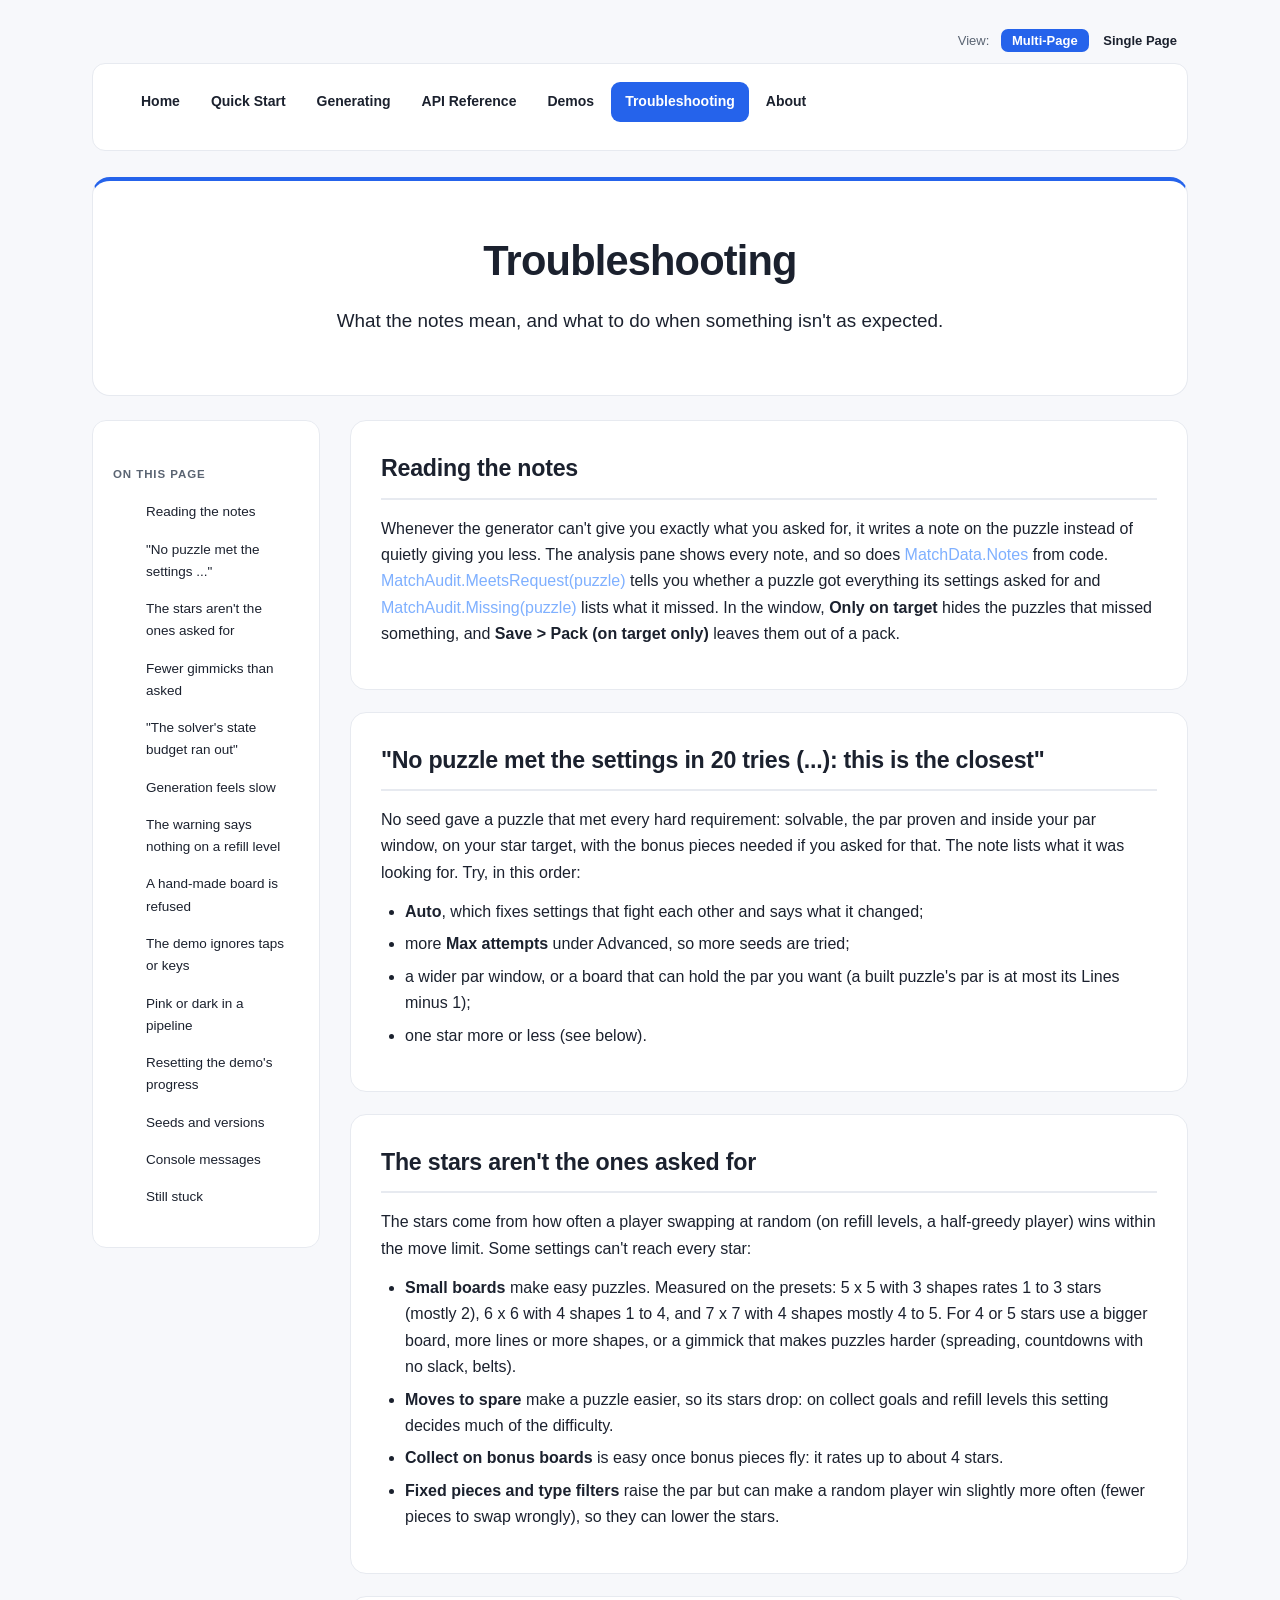
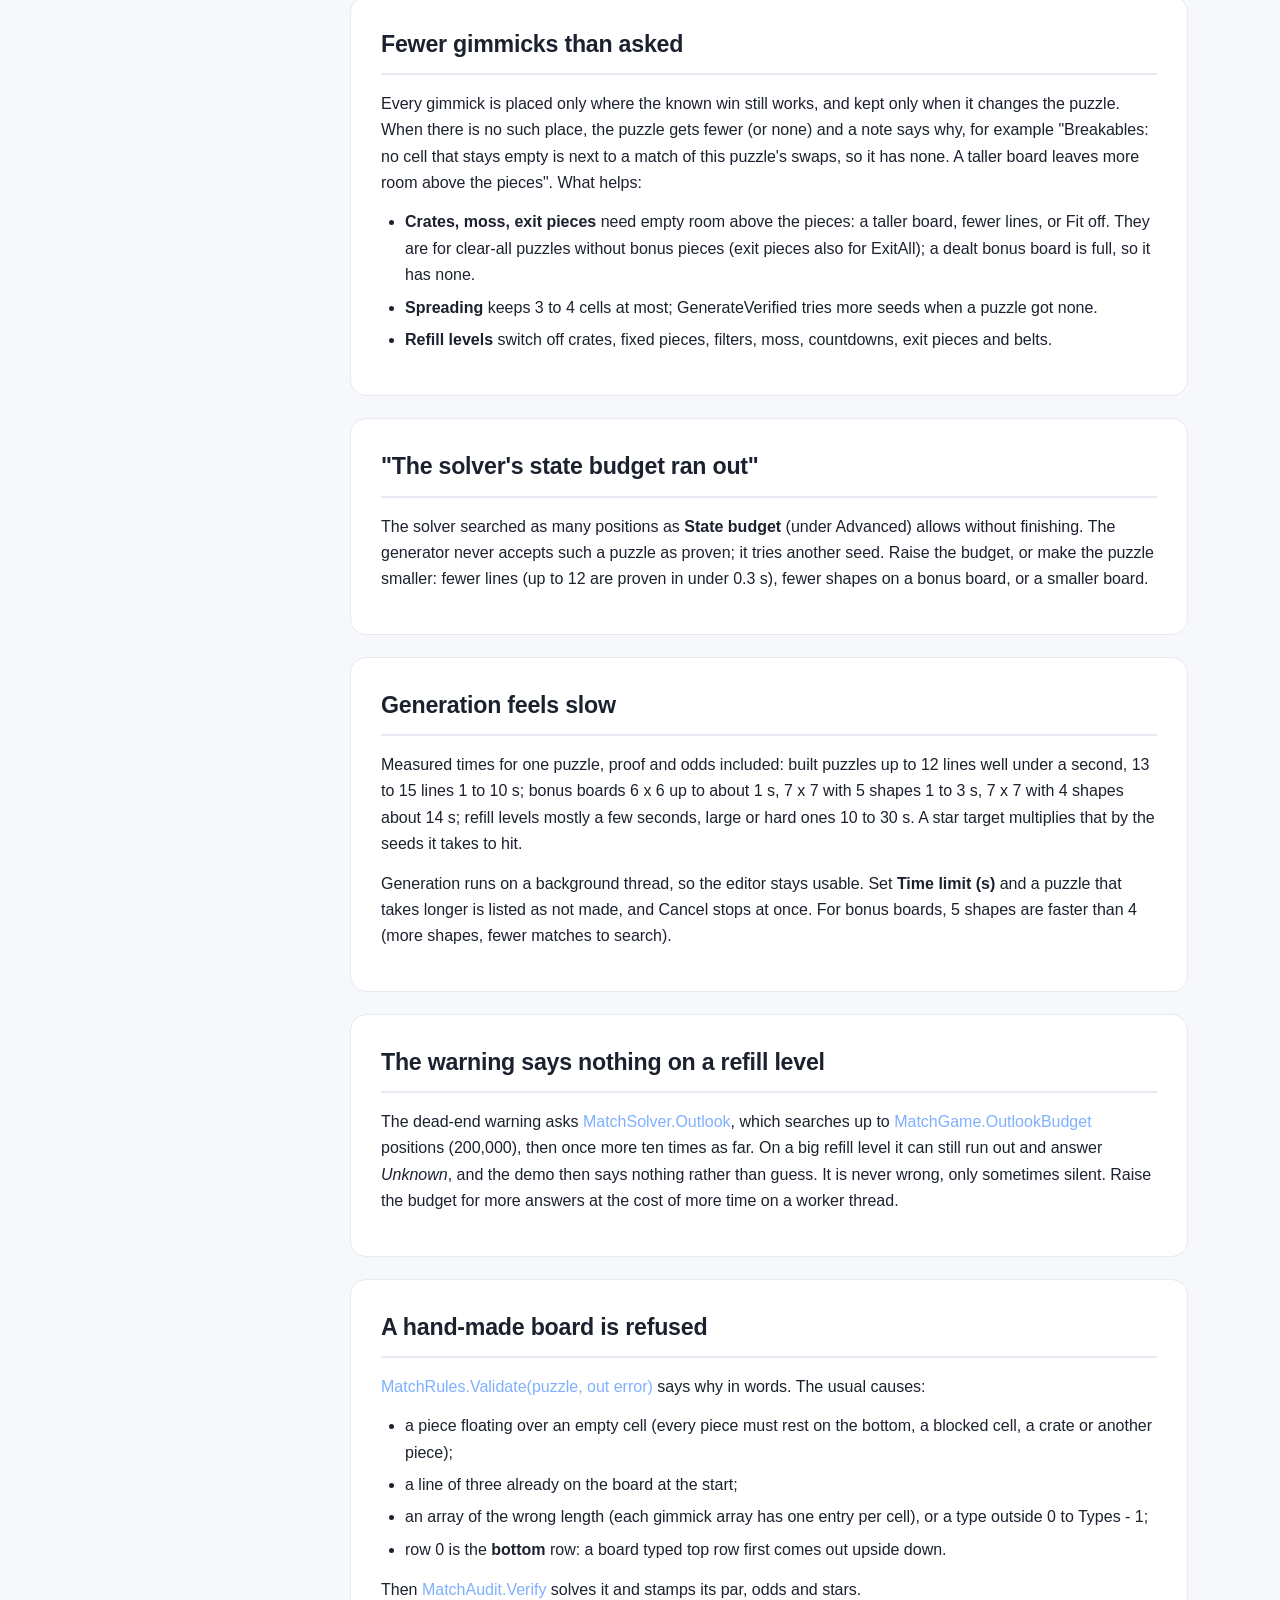
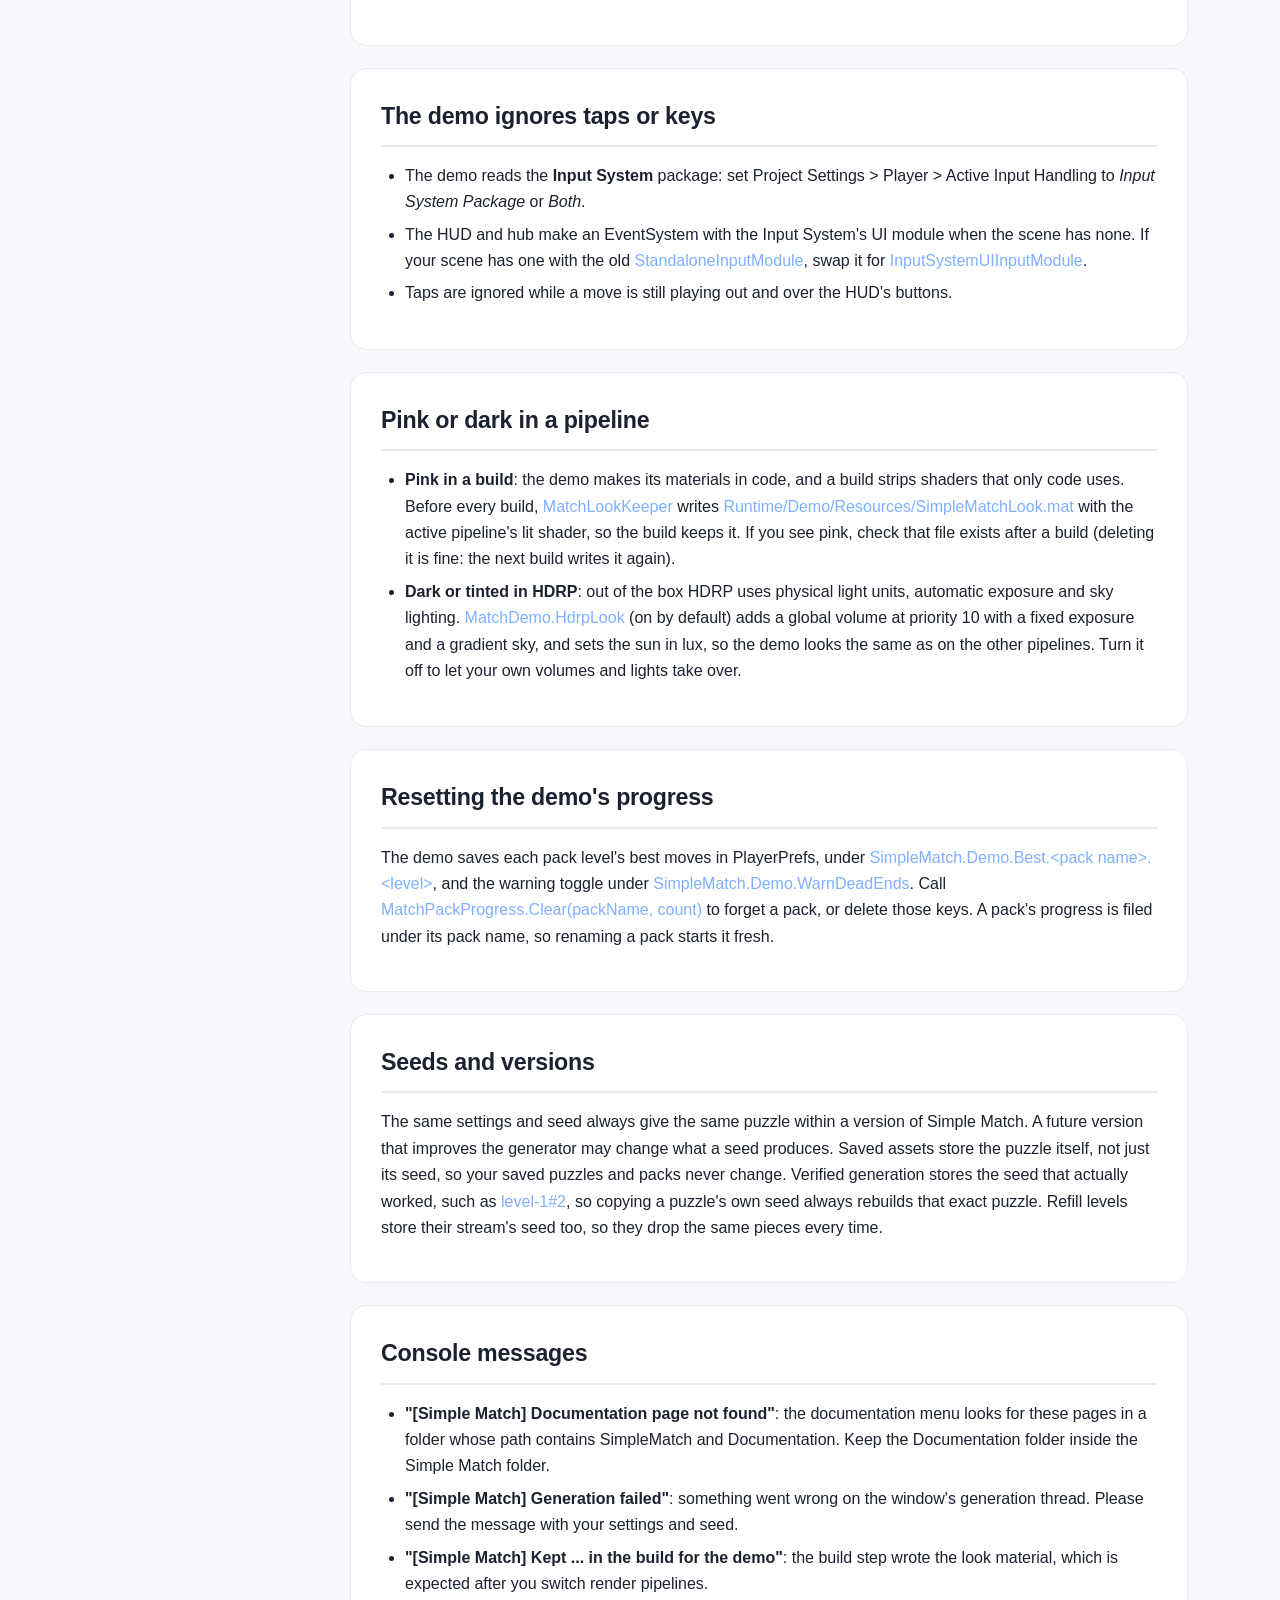
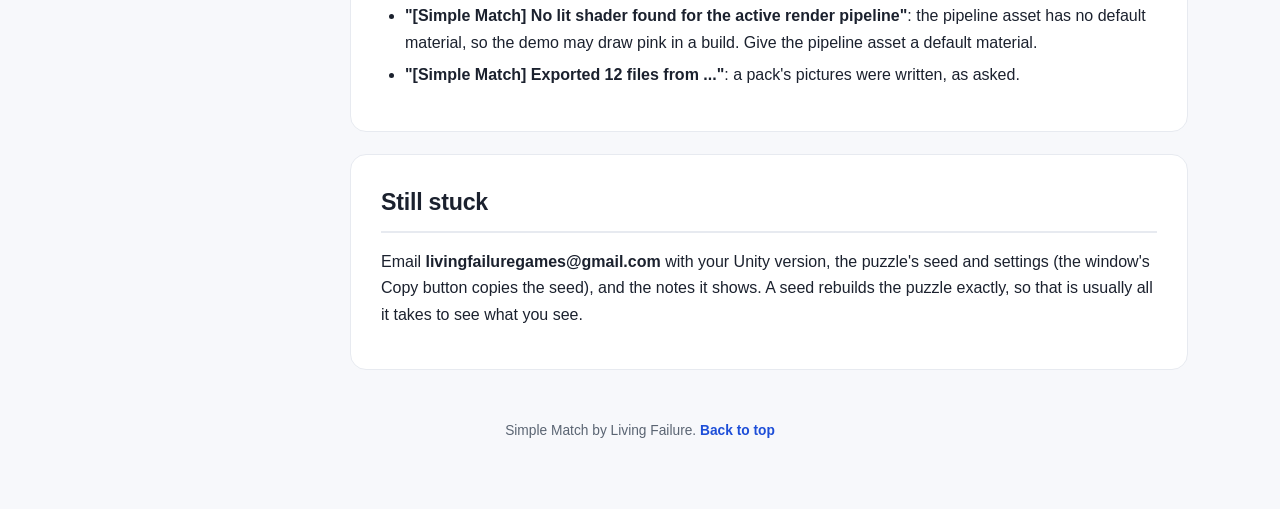
<file: troubleshooting.html>
<!DOCTYPE html>
<html lang="en">
<head>
<meta charset="UTF-8">
<meta name="viewport" content="width=device-width, initial-scale=1.0">
<title>Troubleshooting - Simple Match</title>
<link rel="stylesheet" href="assets/styles.css">
</head>
<body>
<div class="page-wrap">

  <div class="format-selector" id="top">
    <span class="format-label">View:</span>
    <a href="troubleshooting.html" class="format-link active">Multi-Page</a>
    <a href="single-page.html#troubleshooting" class="format-link">Single Page</a>
  </div>

  <nav class="navbar"><ul>
    <li><a href="index.html">Home</a></li>
    <li><a href="quick-start.html">Quick Start</a></li>
    <li><a href="generating.html">Generating</a></li>
    <li><a href="api-reference.html">API Reference</a></li>
    <li><a href="demos.html">Demos</a></li>
    <li><a href="troubleshooting.html" class="active">Troubleshooting</a></li>
    <li><a href="about.html">About</a></li>
  </ul></nav>

  <div class="hero">
    <h1>Troubleshooting</h1>
    <p class="tagline">What the notes mean, and what to do when something isn't as expected.</p>
  </div>

  <div class="page-layout">
    <aside class="toc">
      <h3>On this page</h3>
      <ul>
        <li><a href="#notes">Reading the notes</a></li>
        <li><a href="#closest">"No puzzle met the settings ..."</a></li>
        <li><a href="#stars">The stars aren't the ones asked for</a></li>
        <li><a href="#room">Fewer gimmicks than asked</a></li>
        <li><a href="#budget">"The solver's state budget ran out"</a></li>
        <li><a href="#slow">Generation feels slow</a></li>
        <li><a href="#unknown">The warning says nothing on a refill level</a></li>
        <li><a href="#handmade">A hand-made board is refused</a></li>
        <li><a href="#input">The demo ignores taps or keys</a></li>
        <li><a href="#pink">Pink or dark in a pipeline</a></li>
        <li><a href="#progress">Resetting the demo's progress</a></li>
        <li><a href="#seeds">Seeds and versions</a></li>
        <li><a href="#console">Console messages</a></li>
        <li><a href="#ask">Still stuck</a></li>
      </ul>
    </aside>
    <main class="content">

      <div class="section">
        <h2 id="notes">Reading the notes</h2>
        <p>Whenever the generator can't give you exactly what you asked for, it writes a note on the puzzle instead of
          quietly giving you less. The analysis pane shows every note, and so does <span class="k">MatchData.Notes</span>
          from code. <span class="k">MatchAudit.MeetsRequest(puzzle)</span> tells you whether a puzzle got everything its
          settings asked for and <span class="k">MatchAudit.Missing(puzzle)</span> lists what it missed. In the window,
          <strong>Only on target</strong> hides the puzzles that missed something, and <strong>Save &gt; Pack (on target
          only)</strong> leaves them out of a pack.</p>
      </div>

      <div class="section">
        <h2 id="closest">"No puzzle met the settings in 20 tries (...): this is the closest"</h2>
        <p>No seed gave a puzzle that met every hard requirement: solvable, the par proven and inside your par window, on your
          star target, with the bonus pieces needed if you asked for that. The note lists what it was looking for. Try, in
          this order:</p>
        <ul>
          <li><strong>Auto</strong>, which fixes settings that fight each other and says what it changed;</li>
          <li>more <strong>Max attempts</strong> under Advanced, so more seeds are tried;</li>
          <li>a wider par window, or a board that can hold the par you want (a built puzzle's par is at most its Lines minus
            1);</li>
          <li>one star more or less (see below).</li>
        </ul>
      </div>

      <div class="section">
        <h2 id="stars">The stars aren't the ones asked for</h2>
        <p>The stars come from how often a player swapping at random (on refill levels, a half-greedy player) wins within the
          move limit. Some settings can't reach every star:</p>
        <ul>
          <li><strong>Small boards</strong> make easy puzzles. Measured on the presets: 5 x 5 with 3 shapes rates 1 to 3
            stars (mostly 2), 6 x 6 with 4 shapes 1 to 4, and 7 x 7 with 4 shapes mostly 4 to 5. For 4 or 5 stars use a
            bigger board, more lines or more shapes, or a gimmick that makes puzzles harder (spreading, countdowns with no
            slack, belts).</li>
          <li><strong>Moves to spare</strong> make a puzzle easier, so its stars drop: on collect goals and refill levels
            this setting decides much of the difficulty.</li>
          <li><strong>Collect on bonus boards</strong> is easy once bonus pieces fly: it rates up to about 4 stars.</li>
          <li><strong>Fixed pieces and type filters</strong> raise the par but can make a random player win slightly more
            often (fewer pieces to swap wrongly), so they can lower the stars.</li>
        </ul>
      </div>

      <div class="section">
        <h2 id="room">Fewer gimmicks than asked</h2>
        <p>Every gimmick is placed only where the known win still works, and kept only when it changes the puzzle. When there
          is no such place, the puzzle gets fewer (or none) and a note says why, for example "Breakables: no cell that stays
          empty is next to a match of this puzzle's swaps, so it has none. A taller board leaves more room above the pieces".
          What helps:</p>
        <ul>
          <li><strong>Crates, moss, exit pieces</strong> need empty room above the pieces: a taller board, fewer lines, or
            Fit off. They are for clear-all puzzles without bonus pieces (exit pieces also for ExitAll); a dealt bonus board is
            full, so it has none.</li>
          <li><strong>Spreading</strong> keeps 3 to 4 cells at most; GenerateVerified tries more seeds when a puzzle got
            none.</li>
          <li><strong>Refill levels</strong> switch off crates, fixed pieces, filters, moss, countdowns, exit pieces and
            belts.</li>
        </ul>
      </div>

      <div class="section">
        <h2 id="budget">"The solver's state budget ran out"</h2>
        <p>The solver searched as many positions as <strong>State budget</strong> (under Advanced) allows without finishing.
          The generator never accepts such a puzzle as proven; it tries another seed. Raise the budget, or make the puzzle
          smaller: fewer lines (up to 12 are proven in under 0.3 s), fewer shapes on a bonus board, or a smaller board.</p>
      </div>

      <div class="section">
        <h2 id="slow">Generation feels slow</h2>
        <p>Measured times for one puzzle, proof and odds included: built puzzles up to 12 lines well under a second, 13 to 15
          lines 1 to 10 s; bonus boards 6 x 6 up to about 1 s, 7 x 7 with 5 shapes 1 to 3 s, 7 x 7 with 4 shapes about 14 s;
          refill levels mostly a few seconds, large or hard ones 10 to 30 s. A star target multiplies that by the seeds it
          takes to hit.</p>
        <p>Generation runs on a background thread, so the editor stays usable. Set <strong>Time limit (s)</strong> and a
          puzzle that takes longer is listed as not made, and Cancel stops at once. For bonus boards, 5 shapes are faster than
          4 (more shapes, fewer matches to search).</p>
      </div>

      <div class="section">
        <h2 id="unknown">The warning says nothing on a refill level</h2>
        <p>The dead-end warning asks <span class="k">MatchSolver.Outlook</span>, which searches up to
          <span class="k">MatchGame.OutlookBudget</span> positions (200,000), then once more ten times as far. On a big refill
          level it can still run out and answer <em>Unknown</em>, and the demo then says nothing rather than guess. It is never
          wrong, only sometimes silent. Raise the budget for more answers at the cost of more time on a worker thread.</p>
      </div>

      <div class="section">
        <h2 id="handmade">A hand-made board is refused</h2>
        <p><span class="k">MatchRules.Validate(puzzle, out error)</span> says why in words. The usual causes:</p>
        <ul>
          <li>a piece floating over an empty cell (every piece must rest on the bottom, a blocked cell, a crate or another
            piece);</li>
          <li>a line of three already on the board at the start;</li>
          <li>an array of the wrong length (each gimmick array has one entry per cell), or a type outside 0 to Types - 1;</li>
          <li>row 0 is the <strong>bottom</strong> row: a board typed top row first comes out upside down.</li>
        </ul>
        <p>Then <span class="k">MatchAudit.Verify</span> solves it and stamps its par, odds and stars.</p>
      </div>

      <div class="section">
        <h2 id="input">The demo ignores taps or keys</h2>
        <ul>
          <li>The demo reads the <strong>Input System</strong> package: set Project Settings &gt; Player &gt; Active Input
            Handling to <em>Input System Package</em> or <em>Both</em>.</li>
          <li>The HUD and hub make an EventSystem with the Input System's UI module when the scene has none. If your scene has
            one with the old <span class="k">StandaloneInputModule</span>, swap it for
            <span class="k">InputSystemUIInputModule</span>.</li>
          <li>Taps are ignored while a move is still playing out and over the HUD's buttons.</li>
        </ul>
      </div>

      <div class="section">
        <h2 id="pink">Pink or dark in a pipeline</h2>
        <ul>
          <li><strong>Pink in a build</strong>: the demo makes its materials in code, and a build strips shaders that only
            code uses. Before every build, <span class="k">MatchLookKeeper</span> writes
            <span class="k">Runtime/Demo/Resources/SimpleMatchLook.mat</span> with the active pipeline's lit shader, so the
            build keeps it. If you see pink, check that file exists after a build (deleting it is fine: the next build writes
            it again).</li>
          <li><strong>Dark or tinted in HDRP</strong>: out of the box HDRP uses physical light units, automatic exposure and
            sky lighting. <span class="k">MatchDemo.HdrpLook</span> (on by default) adds a global volume at priority 10 with a
            fixed exposure and a gradient sky, and sets the sun in lux, so the demo looks the same as on the other pipelines.
            Turn it off to let your own volumes and lights take over.</li>
        </ul>
      </div>

      <div class="section">
        <h2 id="progress">Resetting the demo's progress</h2>
        <p>The demo saves each pack level's best moves in PlayerPrefs, under
          <span class="k">SimpleMatch.Demo.Best.&lt;pack name&gt;.&lt;level&gt;</span>, and the warning toggle under
          <span class="k">SimpleMatch.Demo.WarnDeadEnds</span>. Call
          <span class="k">MatchPackProgress.Clear(packName, count)</span> to forget a pack, or delete those keys. A pack's
          progress is filed under its pack name, so renaming a pack starts it fresh.</p>
      </div>

      <div class="section">
        <h2 id="seeds">Seeds and versions</h2>
        <p>The same settings and seed always give the same puzzle within a version of Simple Match. A future version that
          improves the generator may change what a seed produces. Saved assets store the puzzle itself, not just its seed, so
          your saved puzzles and packs never change. Verified generation stores the seed that actually worked, such as
          <span class="k">level-1#2</span>, so copying a puzzle's own seed always rebuilds that exact puzzle. Refill levels
          store their stream's seed too, so they drop the same pieces every time.</p>
      </div>

      <div class="section">
        <h2 id="console">Console messages</h2>
        <ul>
          <li><strong>"[Simple Match] Documentation page not found"</strong>: the documentation menu looks for these pages in
            a folder whose path contains SimpleMatch and Documentation. Keep the Documentation folder inside the Simple Match
            folder.</li>
          <li><strong>"[Simple Match] Generation failed"</strong>: something went wrong on the window's generation thread.
            Please send the message with your settings and seed.</li>
          <li><strong>"[Simple Match] Kept ... in the build for the demo"</strong>: the build step wrote the look material,
            which is expected after you switch render pipelines.</li>
          <li><strong>"[Simple Match] No lit shader found for the active render pipeline"</strong>: the pipeline asset has no
            default material, so the demo may draw pink in a build. Give the pipeline asset a default material.</li>
          <li><strong>"[Simple Match] Exported 12 files from ..."</strong>: a pack's pictures were written, as asked.</li>
        </ul>
      </div>

      <div class="section">
        <h2 id="ask">Still stuck</h2>
        <p>Email <strong>livingfailuregames@gmail.com</strong> with your Unity version, the puzzle's seed and settings (the
          window's Copy button copies the seed), and the notes it shows. A seed rebuilds the puzzle exactly, so that is
          usually all it takes to see what you see.</p>
      </div>

    </main>
  </div>

  <div class="footer">Simple Match by Living Failure. <a href="#top">Back to top</a></div>
</div>
</body>
</html>
</file>
<file: assets/styles.css>
/* =============================================================================
   SIMPLE MATCH - Documentation Theme (Simple Maze's, the same look across the Living Failure docs)
   Light, high-contrast. Single blue accent (#2563eb). Dark code blocks only.
   ============================================================================= */

:root{
  --bg:#f7f8fb; --panel:#ffffff; --ink:#1b212e; --muted:#5a6472; --line:#e7eaf0;
  --accent:#2563eb; --accent-dark:#1d4ed8; --accent-soft:#eaf0ff;
  --code-bg:#1a2030; --code-ink:#e8edf6;
  --tip:#10b981; --warn:#e0a13a;
}
*{margin:0;padding:0;box-sizing:border-box}
body{font-family:-apple-system,BlinkMacSystemFont,"Segoe UI",Roboto,Helvetica,Arial,sans-serif;
  line-height:1.65; color:var(--ink); background:var(--bg); -webkit-font-smoothing:antialiased}

.page-wrap{max-width:1140px; margin:0 auto; padding:30px 22px 60px}

/* --- format selector --- */
.format-selector{text-align:right; margin-bottom:12px; font-size:13px; color:var(--muted)}
.format-label{margin-right:8px}
.format-link{color:var(--ink); text-decoration:none; padding:4px 11px; border-radius:7px; font-weight:600}
.format-link:hover{background:#e9edf5}
.format-link.active{background:var(--accent); color:#fff}

/* --- navbar (light card, accent active) --- */
.navbar{background:var(--panel); border:1px solid var(--line); border-radius:13px; margin-bottom:26px; padding:8px 10px}
.navbar ul{list-style:none; display:flex; flex-wrap:wrap; gap:3px}
.navbar a{color:var(--ink); text-decoration:none; padding:8px 14px; border-radius:9px; font-size:14px; font-weight:600; display:block}
.navbar a:hover{background:#eef1f7}
.navbar a.active{background:var(--accent); color:#fff}

/* --- hero (light) --- */
.hero{background:var(--panel); border:1px solid var(--line); border-top:4px solid var(--accent);
  border-radius:18px; padding:46px 40px; margin-bottom:24px; text-align:center}
.hero h1{font-size:2.6em; font-weight:800; letter-spacing:-.02em; color:var(--ink); border:none}
.hero .tagline{color:var(--ink); font-size:1.18em; margin-top:10px; font-weight:500}
.hero .sub-tagline{color:var(--muted); font-size:.96em; margin-top:12px; max-width:740px; margin:12px auto 0}
.hero .pill{display:inline-block; margin-top:18px; background:var(--accent-soft); color:var(--accent-dark);
  border:1px solid #cfdcff; font-weight:700; font-size:12.5px; padding:5px 13px; border-radius:999px}

/* --- layout: content + sticky TOC --- */
.page-layout{display:flex; gap:30px; align-items:flex-start}
.content{flex:1; min-width:0}
.toc{position:sticky; top:20px; width:228px; flex-shrink:0; background:var(--panel);
  border:1px solid var(--line); border-radius:14px; padding:20px}
.toc h3{font-size:11.5px; font-weight:700; text-transform:uppercase; letter-spacing:.08em; color:var(--muted); margin-bottom:12px}
.toc ul{list-style:none}
.toc li{margin-bottom:5px}
.toc a{color:var(--ink); text-decoration:none; font-size:13.5px; font-weight:500; padding:5px 9px; border-radius:7px; display:block}
.toc a:hover{background:var(--accent-soft); color:var(--accent-dark)}

/* --- section cards --- */
.section{background:var(--panel); border:1px solid var(--line); border-radius:16px;
  padding:28px 30px; margin:0 0 22px}

/* --- headings / text --- */
h1,h2{font-weight:800; letter-spacing:-.01em; color:var(--ink); margin-top:0}
h2{font-size:1.45em; padding-bottom:10px; border-bottom:2px solid var(--line); margin-bottom:16px}
h2 .accent{color:var(--accent-dark)}
h3{font-size:1.12em; font-weight:700; margin:24px 0 9px; color:var(--ink)}
h4{font-size:1em; font-weight:700; margin:18px 0 7px; color:var(--ink)}
p{margin-bottom:13px; color:var(--ink)}
a{color:var(--accent-dark); font-weight:600; text-decoration:none}
a:hover{text-decoration:underline}
.muted{color:var(--muted)}
ul,ol{margin:10px 0 14px 24px}
li{margin-bottom:6px}
strong{font-weight:700}
hr{border:none; border-top:1px solid var(--line); margin:30px 0}

/* --- feature / step cards --- */
.feature-grid{display:grid; grid-template-columns:repeat(auto-fit,minmax(280px,1fr)); gap:16px; margin-top:16px}
.feature-card{background:#fafbfe; border:1px solid var(--line); border-radius:13px; padding:20px}
.feature-card h4{margin-top:0; color:var(--accent-dark)}
.feature-card p{color:#39424f; font-size:.93em; margin-bottom:0}

.step{display:flex; gap:15px; margin:18px 0; align-items:flex-start}
.step-number{flex-shrink:0; width:34px; height:34px; background:var(--accent); color:#fff;
  border-radius:50%; display:flex; align-items:center; justify-content:center; font-weight:800; font-size:.92em}
.step-content h4{margin-top:3px}

/* --- code --- */
code{font-family:"SF Mono",ui-monospace,Menlo,Consolas,monospace; font-size:.88em;
  background:#eef1f7; padding:2px 7px; border-radius:5px; color:#15407c}
pre{background:var(--code-bg); color:var(--code-ink); padding:18px 22px; border-radius:12px;
  overflow-x:auto; margin:16px 0; border-left:4px solid var(--accent); line-height:1.6}
pre code{background:none; padding:0; color:inherit; font-size:.86em}
.k{color:#7fb0ff} .c{color:#8995ad} .s{color:#f0c674}

/* --- tables --- */
table{width:100%; border-collapse:collapse; margin:16px 0; font-size:.92em}
th{text-align:left; padding:10px 13px; background:#f1f4fa; font-weight:700; font-size:.82em;
  text-transform:uppercase; letter-spacing:.04em; color:var(--muted); border-bottom:2px solid var(--line)}
td{padding:10px 13px; border-bottom:1px solid var(--line); vertical-align:top; color:var(--ink)}
tr:last-child td{border-bottom:none}
td code{white-space:nowrap}

/* --- callouts --- */
.callout{padding:16px 20px; border-radius:12px; margin:16px 0; font-size:.94em; background:#f3f6fc}
.callout.info{border-left:4px solid var(--accent)}
.callout.tip{border-left:4px solid var(--tip); background:#eefaf4}
.callout.warning{border-left:4px solid var(--warn); background:#fdf7ea}

/* --- keys --- */
kbd{background:#fff; border:1px solid #cbd3e0; border-bottom-width:2px; border-radius:6px; padding:1px 7px; font-size:13px; font-family:inherit; color:var(--ink)}

/* --- footer --- */
.footer{text-align:center; padding:28px 0 6px; color:var(--muted); font-size:.86em}
.footer a{color:var(--accent-dark); font-weight:600}

@media(max-width:860px){
  .page-layout{flex-direction:column}
  .toc{position:static; width:100%; margin-bottom:22px}
  .feature-grid{grid-template-columns:1fr}
  .hero h1{font-size:2em}
}
</file>
